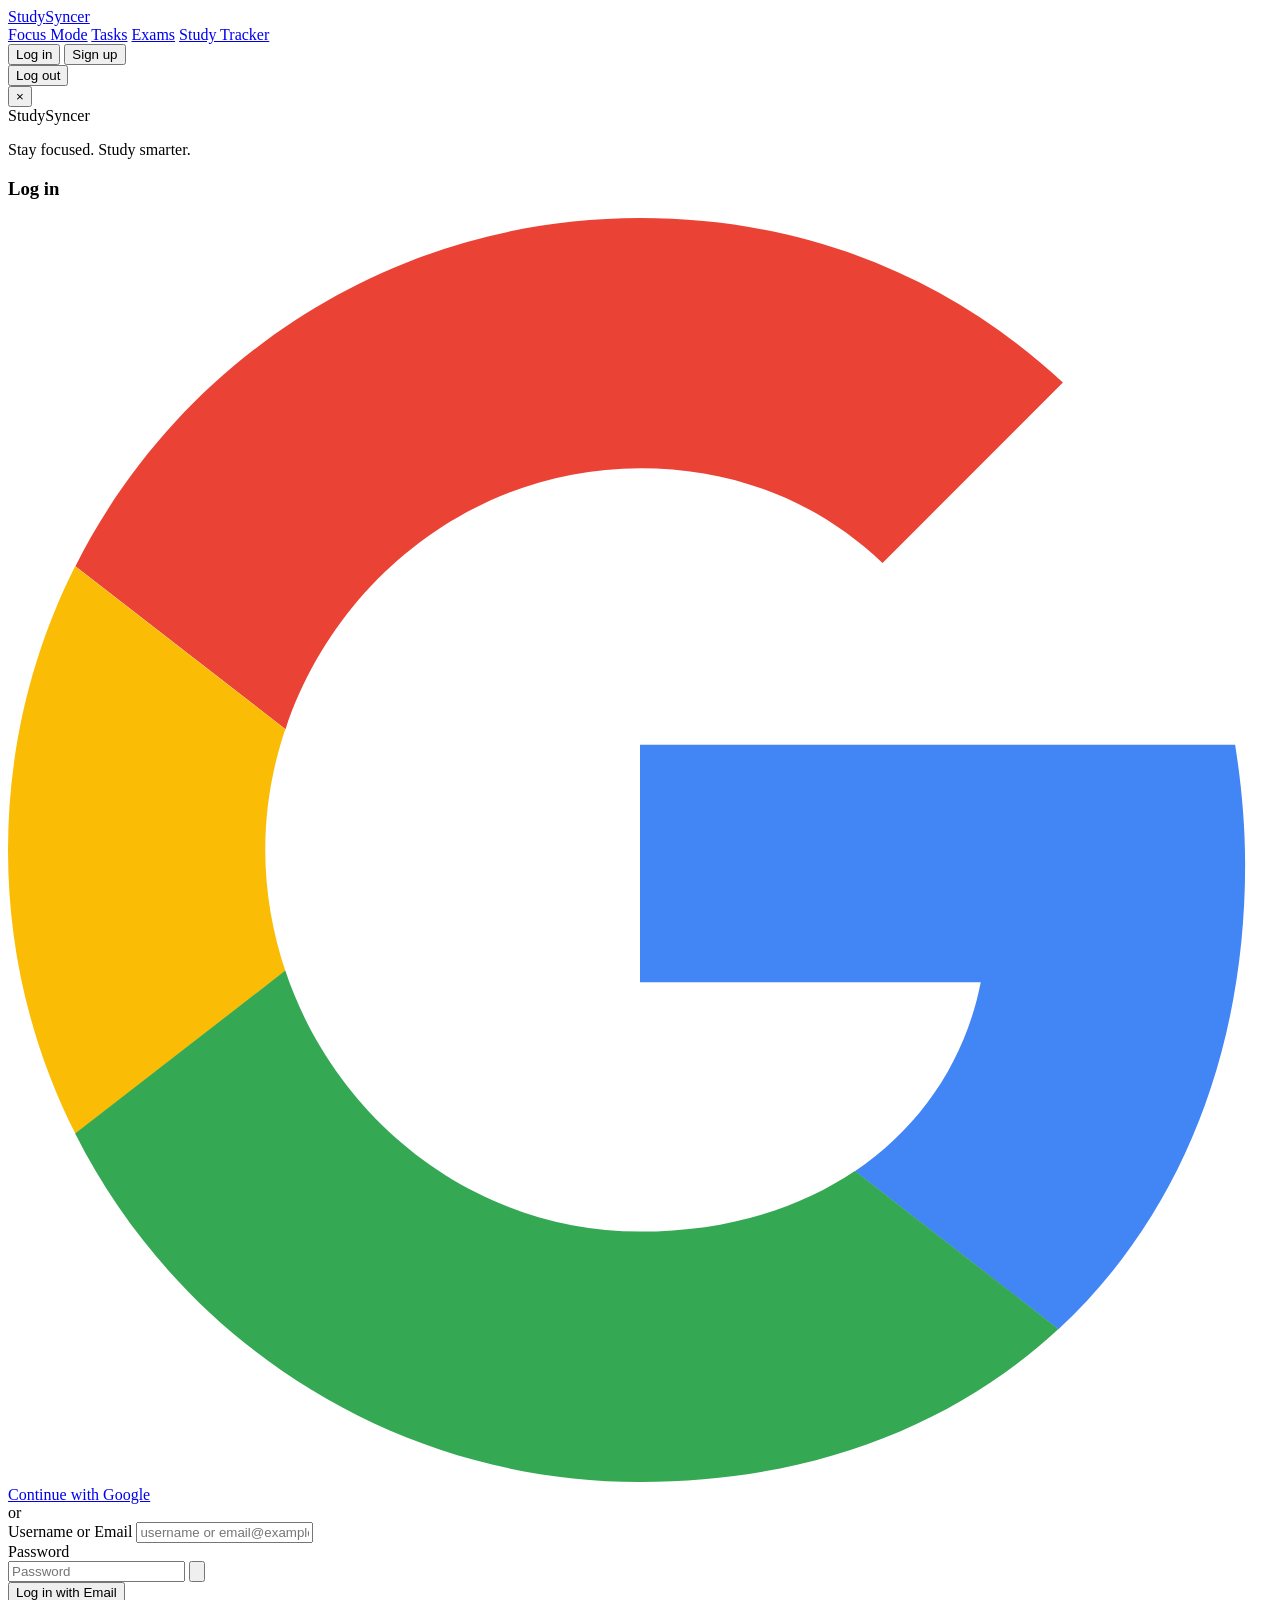
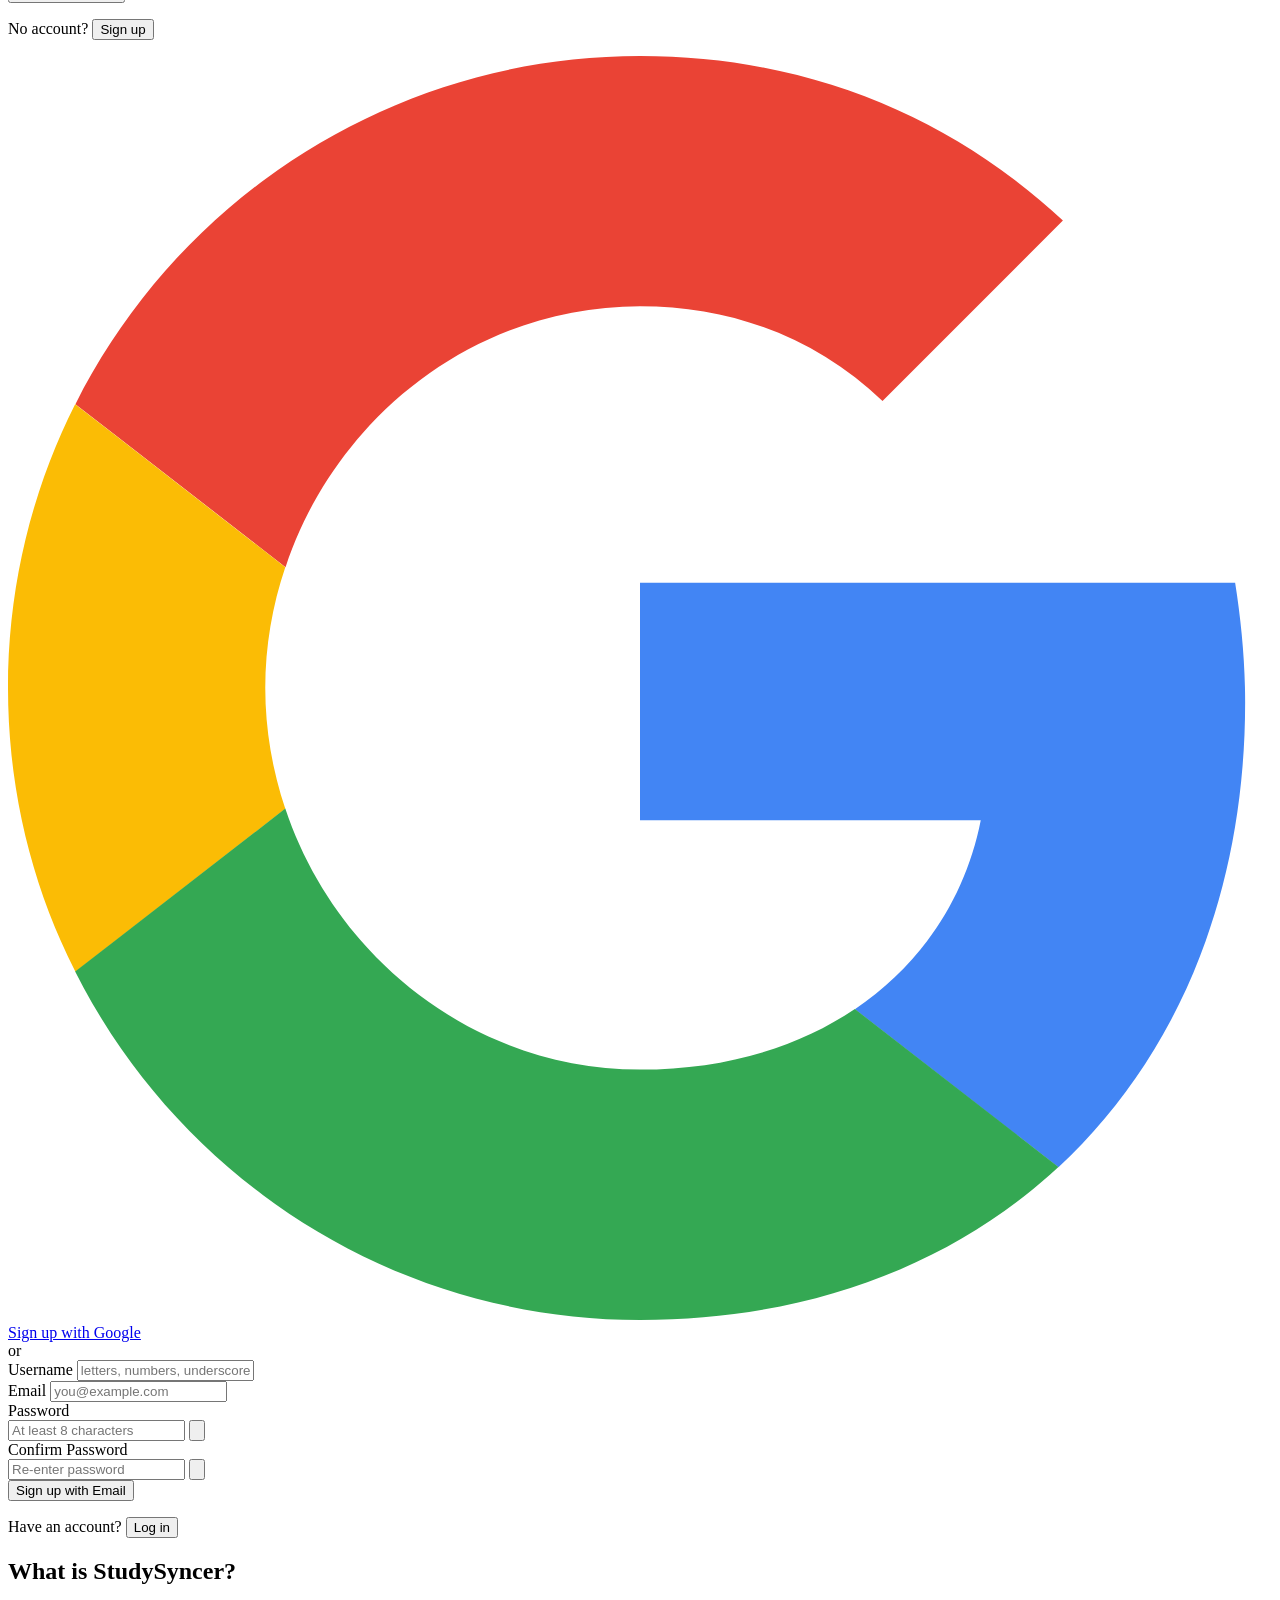
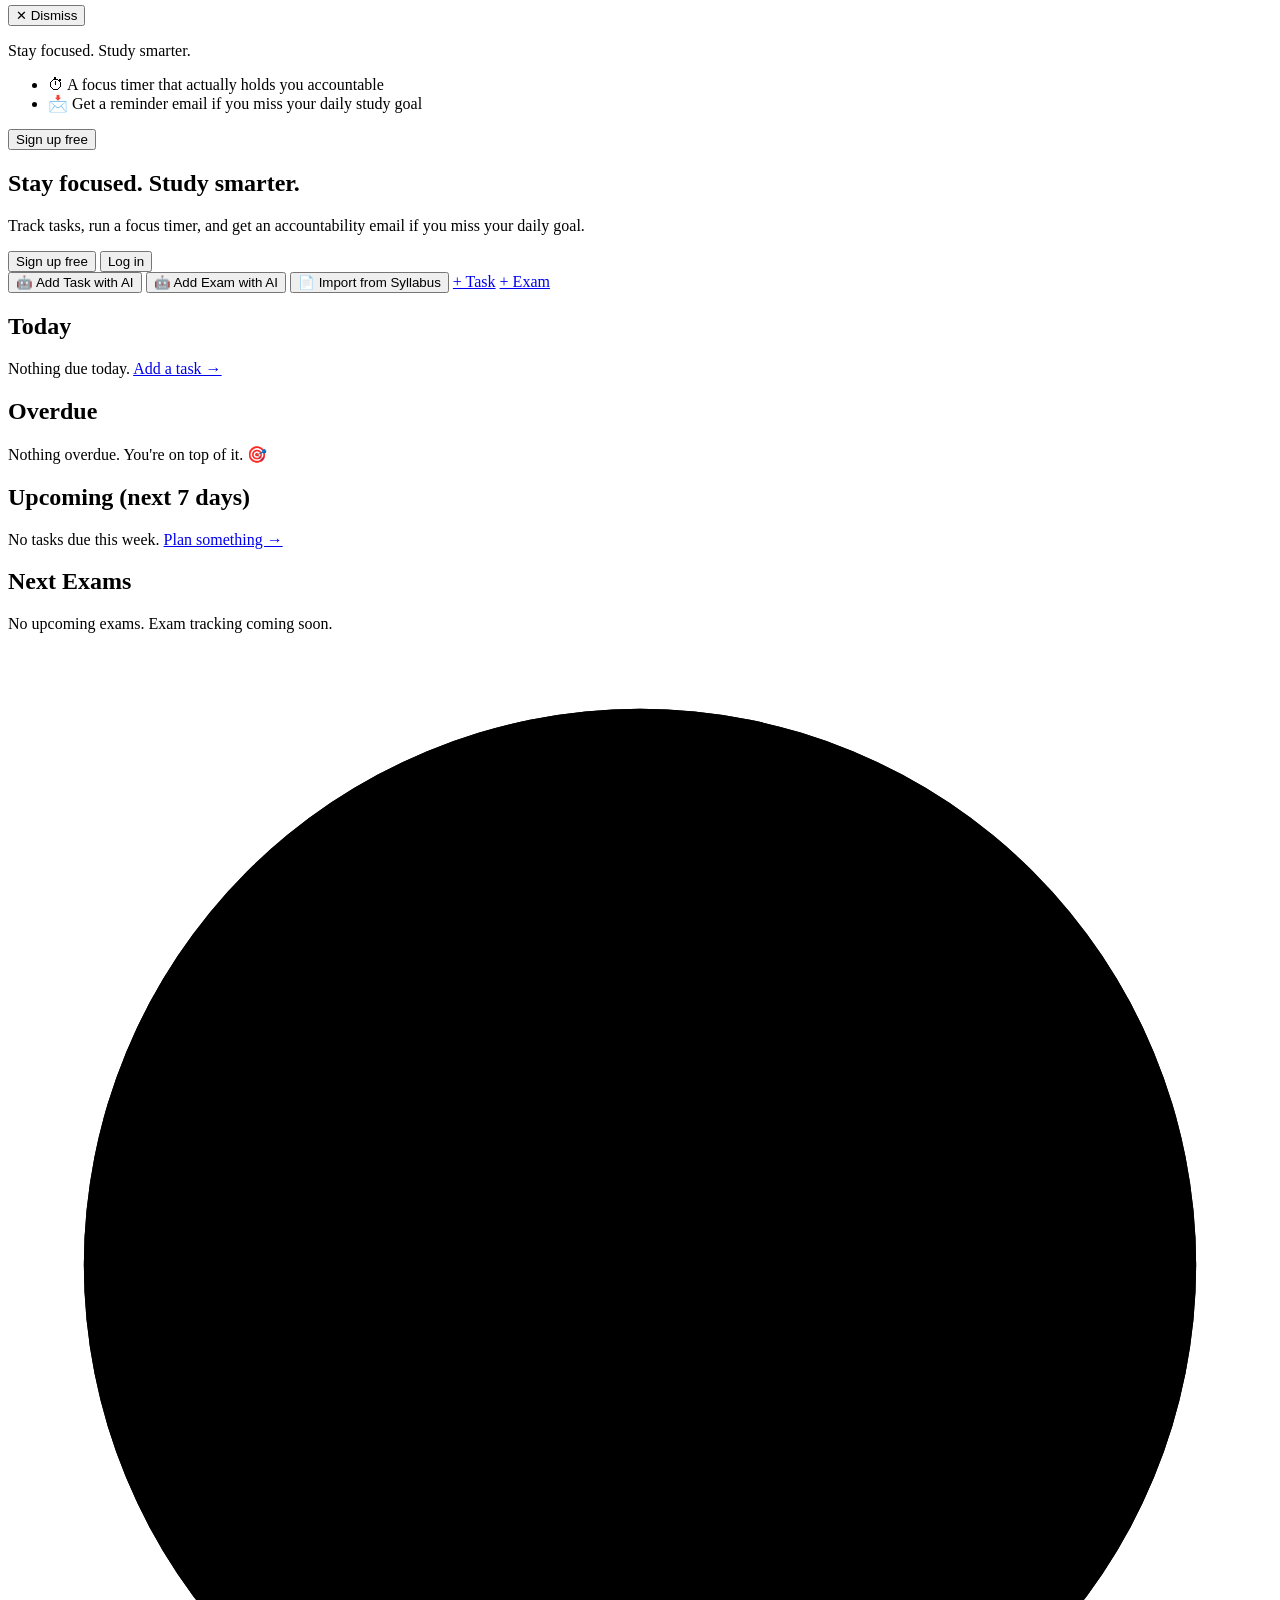
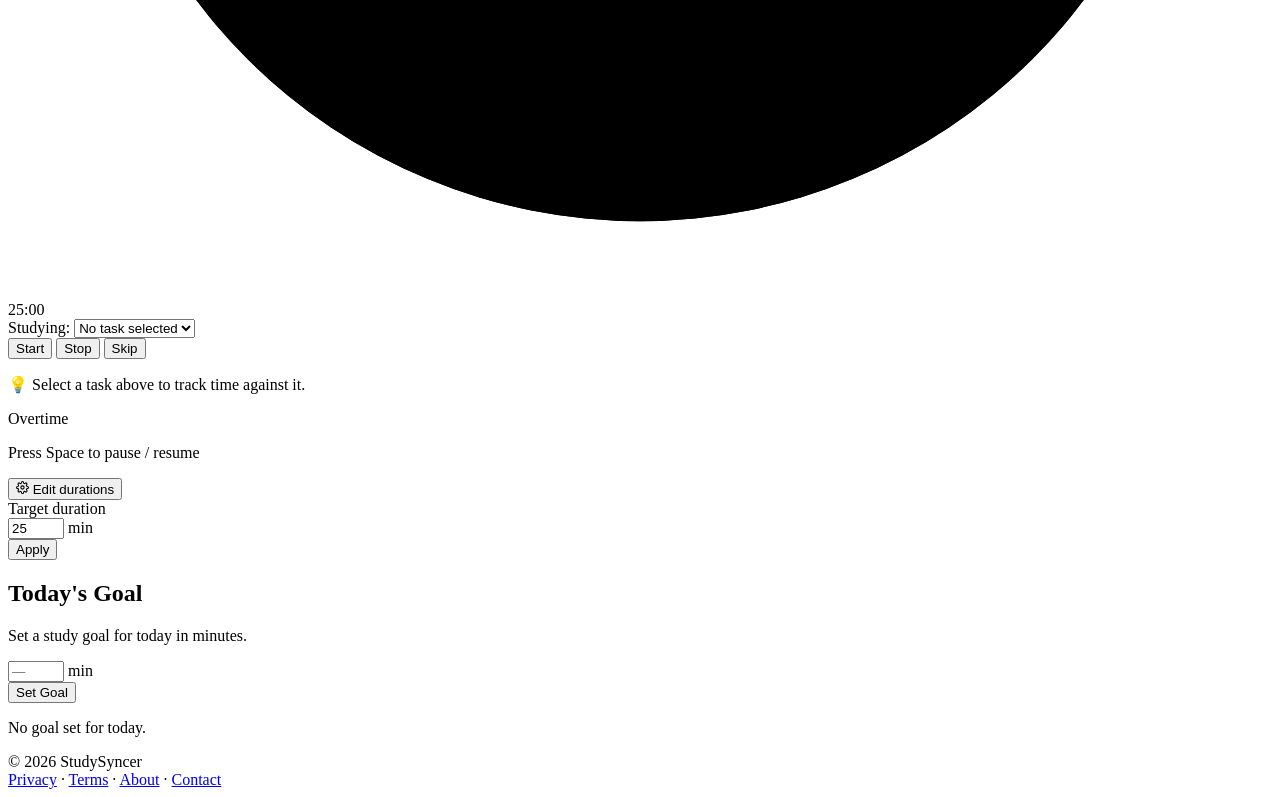
<file: StudySyncer/src/main/resources/templates/index.html>
<!DOCTYPE html>
<html xmlns:th="http://www.thymeleaf.org" lang="en">
<head>
    <meta charset="UTF-8" />
    <meta name="viewport" content="width=device-width, initial-scale=1.0" />
    <title>StudySyncer — Focus Timer with Accountability Emails</title>
    <meta name="description" content="StudySyncer is a free focus timer with accountability emails. Set daily study goals, track focus sessions, and stay on target." />
    <link rel="canonical" href="https://www.studysyncer.com/" />

    <!-- Favicons -->
    <link rel="icon" href="/favicon.ico" />
    <link rel="apple-touch-icon" href="/apple-touch-icon.png" />

    <!-- Open Graph -->
    <meta property="og:site_name" content="StudySyncer" />
    <meta property="og:type" content="website" />
    <meta property="og:url" content="https://www.studysyncer.com/" />
    <meta property="og:title" content="StudySyncer — Focus Timer with Accountability Emails" />
    <meta property="og:description" content="Free focus timer with accountability emails. Stay focused. Study smarter." />
    <meta property="og:image" content="https://www.studysyncer.com/og-image.png" />

    <!-- Twitter -->
    <meta name="twitter:card" content="summary_large_image" />
    <meta name="twitter:title" content="StudySyncer — Focus Timer with Accountability Emails" />
    <meta name="twitter:description" content="Free focus timer with accountability emails. Stay focused. Study smarter." />
    <meta name="twitter:image" content="https://www.studysyncer.com/og-image.png" />

    <!-- JSON-LD structured data -->
    <script type="application/ld+json">
    {
      "@context": "https://schema.org",
      "@type": "SoftwareApplication",
      "name": "StudySyncer",
      "description": "Focus timer with accountability emails. Set daily study goals and track focus sessions.",
      "applicationCategory": "EducationalApplication",
      "operatingSystem": "Web",
      "url": "https://www.studysyncer.com/",
      "offers": {
        "@type": "Offer",
        "price": "0",
        "priceCurrency": "USD"
      }
    }
    </script>

    <link rel="preconnect" href="https://fonts.googleapis.com" />
    <link rel="preconnect" href="https://fonts.gstatic.com" crossorigin />
    <link href="https://fonts.googleapis.com/css2?family=Inter:wght@400;500;600;700&family=JetBrains+Mono:wght@400;600&display=swap" rel="stylesheet" />
    <link rel="stylesheet" th:href="@{/css/style.css}" />
    <link rel="stylesheet" th:href="@{/css/ds.css}" />
</head>
<body>

<header>
    <div class="nav-inner">
        <a href="/" class="nav-logo-link"><span class="logo-study">Study</span><span class="logo-sync">Syncer</span></a>

        <nav class="nav-links">
            <a href="/focus"   class="header-nav-link">Focus Mode</a>
            <a href="/tasks"   class="header-nav-link">Tasks</a>
            <a href="/exams"   class="header-nav-link">Exams</a>
            <a href="/tracker" class="header-nav-link">Study Tracker</a>
        </nav>

        <!-- Auth bar — guest sees login/signup, logged-in sees name + logout.
             auth-guest is the default visible state; initAuth() swaps to auth-user
             if the session check succeeds, avoiding a flash of empty nav. -->
        <div id="auth-bar" class="auth-bar">
            <div id="auth-guest" class="auth-guest">
                <button class="auth-link-btn" onclick="openModal('login')">Log in</button>
                <button class="auth-link-btn accent shine-btn" onclick="openModal('register')">Sign up</button>
            </div>
            <div id="auth-user" class="auth-user hidden">
                <span id="auth-username" class="auth-username"></span>
                <button class="auth-link-btn" onclick="logout()">Log out</button>
            </div>
        </div>
    </div>
</header>

<!-- Post-auth notification banner (email verified, OAuth errors, etc.) -->
<div id="auth-banner" class="auth-banner hidden">
    <span id="auth-banner-msg"></span>
    <button class="auth-banner-close" onclick="dismissBanner()" aria-label="Dismiss">&times;</button>
</div>

<!-- ══════════════════════════════════════════════════════════
     Auth modal — Login + Register panels in one overlay
     ══════════════════════════════════════════════════════════ -->
<div id="auth-modal" class="auth-modal hidden">
    <div class="auth-modal-box" id="auth-modal-box">
        <div class="auth-modal-logo"><span class="logo-study">Study</span><span class="logo-sync">Syncer</span></div>
        <p class="auth-tagline">Stay focused. Study smarter.</p>
        <h3 id="auth-modal-title">Log in</h3>

        <!-- ── LOGIN PANEL ── -->
        <div id="login-panel">

            <!-- Google OAuth2 -->
            <a href="/oauth2/authorization/google" class="google-btn">
                <svg class="google-icon" viewBox="0 0 48 48">
                    <path fill="#EA4335" d="M24 9.5c3.54 0 6.71 1.22 9.21 3.6l6.85-6.85C35.9 2.38 30.47 0 24 0 14.62 0 6.51 5.38 2.56 13.22l7.98 6.19C12.43 13.72 17.74 9.5 24 9.5z"/>
                    <path fill="#4285F4" d="M46.98 24.55c0-1.57-.15-3.09-.38-4.55H24v9.02h12.94c-.58 2.96-2.26 5.48-4.78 7.18l7.73 6c4.51-4.18 7.09-10.36 7.09-17.65z"/>
                    <path fill="#FBBC05" d="M10.53 28.59c-.48-1.45-.76-2.99-.76-4.59s.27-3.14.76-4.59l-7.98-6.19C.92 16.46 0 20.12 0 24c0 3.88.92 7.54 2.56 10.78l7.97-6.19z"/>
                    <path fill="#34A853" d="M24 48c6.48 0 11.93-2.13 15.89-5.81l-7.73-6c-2.15 1.45-4.92 2.3-8.16 2.3-6.26 0-11.57-4.22-13.47-9.91l-7.98 6.19C6.51 42.62 14.62 48 24 48z"/>
                </svg>
                Continue with Google
            </a>

            <div class="auth-divider">or</div>

            <div class="auth-field">
                <label class="auth-label" for="login-identifier">Username or Email</label>
                <input type="text" id="login-identifier" class="field-input"
                       placeholder="username or email@example.com"
                       autocomplete="username" />
                <span class="auth-field-error hidden" id="login-identifier-error"></span>
            </div>

            <div class="auth-field">
                <label class="auth-label" for="login-password">Password</label>
                <div class="password-wrap">
                    <input type="password" id="login-password" class="field-input"
                           placeholder="Password" autocomplete="current-password" />
                    <button type="button" class="toggle-pw"
                            onclick="togglePassword('login-password', this)"
                            aria-label="Show password">
                        <svg viewBox="0 0 24 24" fill="none" stroke="currentColor" stroke-width="2" stroke-linecap="round" stroke-linejoin="round"><path d="M1 12s4-8 11-8 11 8 11 8-4 8-11 8-11-8-11-8z"/><circle cx="12" cy="12" r="3"/></svg>
                    </button>
                </div>
                <span class="auth-field-error hidden" id="login-password-error"></span>
            </div>

            <div id="login-error" class="auth-error hidden"></div>

            <button id="login-submit-btn" class="save-btn auth-submit-btn" onclick="doLogin()">Log in with Email</button>

            <p class="auth-switch">
                No account? <button class="auth-link-btn" onclick="switchModal()">Sign up</button>
            </p>
        </div><!-- /login-panel -->

        <!-- ── REGISTER PANEL ── -->
        <div id="register-panel" class="hidden">

            <!-- Google OAuth2 -->
            <a href="/oauth2/authorization/google" class="google-btn">
                <svg class="google-icon" viewBox="0 0 48 48">
                    <path fill="#EA4335" d="M24 9.5c3.54 0 6.71 1.22 9.21 3.6l6.85-6.85C35.9 2.38 30.47 0 24 0 14.62 0 6.51 5.38 2.56 13.22l7.98 6.19C12.43 13.72 17.74 9.5 24 9.5z"/>
                    <path fill="#4285F4" d="M46.98 24.55c0-1.57-.15-3.09-.38-4.55H24v9.02h12.94c-.58 2.96-2.26 5.48-4.78 7.18l7.73 6c4.51-4.18 7.09-10.36 7.09-17.65z"/>
                    <path fill="#FBBC05" d="M10.53 28.59c-.48-1.45-.76-2.99-.76-4.59s.27-3.14.76-4.59l-7.98-6.19C.92 16.46 0 20.12 0 24c0 3.88.92 7.54 2.56 10.78l7.97-6.19z"/>
                    <path fill="#34A853" d="M24 48c6.48 0 11.93-2.13 15.89-5.81l-7.73-6c-2.15 1.45-4.92 2.3-8.16 2.3-6.26 0-11.57-4.22-13.47-9.91l-7.98 6.19C6.51 42.62 14.62 48 24 48z"/>
                </svg>
                Sign up with Google
            </a>

            <div class="auth-divider">or</div>

            <div class="auth-field">
                <label class="auth-label" for="reg-username">Username</label>
                <input type="text" id="reg-username" class="field-input"
                       placeholder="letters, numbers, underscores"
                       autocomplete="username" maxlength="50"
                       oninput="validateRegUsername()" />
                <span class="auth-field-error hidden" id="reg-username-error"></span>
            </div>

            <div class="auth-field">
                <label class="auth-label" for="reg-email">Email</label>
                <input type="email" id="reg-email" class="field-input"
                       placeholder="you@example.com"
                       autocomplete="email"
                       oninput="validateRegEmail()" />
                <span class="auth-field-error hidden" id="reg-email-error"></span>
            </div>

            <div class="auth-field">
                <label class="auth-label" for="reg-password">Password</label>
                <div class="password-wrap">
                    <input type="password" id="reg-password" class="field-input"
                           placeholder="At least 8 characters"
                           autocomplete="new-password"
                           oninput="validateRegPassword()" />
                    <button type="button" class="toggle-pw"
                            onclick="togglePassword('reg-password', this)"
                            aria-label="Show password">
                        <svg viewBox="0 0 24 24" fill="none" stroke="currentColor" stroke-width="2" stroke-linecap="round" stroke-linejoin="round"><path d="M1 12s4-8 11-8 11 8 11 8-4 8-11 8-11-8-11-8z"/><circle cx="12" cy="12" r="3"/></svg>
                    </button>
                </div>
                <div class="password-strength hidden" id="pw-strength">
                    <div class="pw-strength-bar" id="pw-strength-bar"></div>
                    <span class="pw-strength-label" id="pw-strength-label"></span>
                </div>
                <span class="auth-field-error hidden" id="reg-password-error"></span>
            </div>

            <div class="auth-field">
                <label class="auth-label" for="reg-confirm">Confirm Password</label>
                <div class="password-wrap">
                    <input type="password" id="reg-confirm" class="field-input"
                           placeholder="Re-enter password"
                           autocomplete="new-password"
                           oninput="validateRegConfirm()" />
                    <button type="button" class="toggle-pw"
                            onclick="togglePassword('reg-confirm', this)"
                            aria-label="Show password">
                        <svg viewBox="0 0 24 24" fill="none" stroke="currentColor" stroke-width="2" stroke-linecap="round" stroke-linejoin="round"><path d="M1 12s4-8 11-8 11 8 11 8-4 8-11 8-11-8-11-8z"/><circle cx="12" cy="12" r="3"/></svg>
                    </button>
                </div>
                <span class="auth-field-error hidden" id="reg-confirm-error"></span>
            </div>

            <div id="register-error" class="auth-error hidden"></div>

            <button id="register-submit-btn" class="save-btn auth-submit-btn" onclick="doRegister()">Sign up with Email</button>

            <p class="auth-switch">
                Have an account? <button class="auth-link-btn" onclick="switchModal()">Log in</button>
            </p>
        </div><!-- /register-panel -->

    </div><!-- /auth-modal-box -->
</div><!-- /auth-modal -->

<main>

<!-- Guest-only intro strip — explains what StudySyncer is.
     Hidden when logged in (auth.js) or permanently dismissed (localStorage). -->
<aside id="intro-strip" class="intro-strip hidden" aria-labelledby="intro-strip-title">
    <div class="intro-strip-header">
        <h1 id="intro-strip-title" class="intro-strip-title">What is StudySyncer?</h1>
        <button type="button" class="intro-strip-dismiss"
                onclick="dismissIntroStrip()"
                aria-label="Dismiss intro">&#10005;&nbsp;Dismiss</button>
    </div>
    <p class="intro-strip-tag">Stay focused. Study smarter.</p>
    <ul class="intro-strip-list">
        <li>⏱ A focus timer that actually holds you accountable</li>
        <li>📩 Get a reminder email if you miss your daily study goal</li>
    </ul>
    <div class="intro-strip-cta-row">
        <button type="button" class="auth-link-btn accent intro-strip-cta shine-btn"
                onclick="openModal('register')">Sign up free</button>
    </div>
</aside>

<!-- ══════════════════════════════════════════════════════════════
     Phase 4 homepage layout.
       - Logged-in: 2-column dashboard (sections + sidebar).
       - Guest:     intro-strip above, single-column with timer +
                    Today's Goal (localStorage) in the sidebar slot.
     JS (dashboard.js) toggles the .is-logged-in / .is-guest classes
     on <main> once window.authReady resolves so there is no flash
     of either state.
     ══════════════════════════════════════════════════════════════ -->

<div class="home-dashboard-layout">

    <!-- ── Dashboard column (logged-in users) ── -->
    <section class="dashboard-col">

        <!-- Guest fallback — swapped in by dashboard.js when window.currentUser is null. -->
        <div id="dashboard-guest" class="dashboard-guest hidden">
            <h1 class="dashboard-guest-title">Stay focused. Study smarter.</h1>
            <p class="dashboard-guest-sub">
                Track tasks, run a focus timer, and get an accountability email if you miss your daily goal.
            </p>
            <div class="dashboard-guest-cta-row">
                <button class="auth-link-btn accent shine-btn" onclick="openModal('register')">Sign up free</button>
                <button class="auth-link-btn" onclick="openModal('login')">Log in</button>
            </div>
        </div>

        <!-- Authenticated dashboard sections. Hidden until auth resolves. -->
        <div id="dashboard-sections" class="dashboard-sections hidden">

            <!-- Dashboard toolbar — quick-add actions for task + exam AI
                 flows. Mirrors the /tasks and /exams page headers so users
                 discover either "Add with AI" from this entry point.
                 Spec 6.8 recommendation: separate buttons per intent
                 (task vs exam) instead of a single button with a type
                 picker — less friction. -->
            <div class="dashboard-toolbar">
                <button class="dl-add-trigger-btn ai-trigger-btn"
                        onclick="openAiModal()"
                        aria-label="Add a task using AI">
                    <span aria-hidden="true">🤖</span> Add Task with AI
                </button>
                <button class="dl-add-trigger-btn ai-trigger-btn"
                        onclick="openAiExamModal()"
                        aria-label="Add an exam using AI">
                    <span aria-hidden="true">🤖</span> Add Exam with AI
                </button>
                <button class="dl-add-trigger-btn syllabus-trigger-btn"
                        onclick="openSyllabusModal()"
                        aria-label="Import tasks and exams from a syllabus PDF">
                    <span aria-hidden="true">📄</span> Import from Syllabus
                </button>
                <a href="/tasks" class="dashboard-toolbar-link"
                   aria-label="Go to the full Tasks page">+ Task</a>
                <a href="/exams" class="dashboard-toolbar-link"
                   aria-label="Go to the full Exams page">+ Exam</a>
            </div>

            <!-- ── Today ── -->
            <section class="dash-section" id="dash-today" aria-label="Tasks due today">
                <div class="dash-section-header">
                    <h2 class="dash-section-title">Today</h2>
                    <span class="dash-section-count hidden" id="dash-today-count"></span>
                </div>
                <div class="dash-task-list" id="dash-today-list"></div>
                <div class="dash-empty hidden" id="dash-today-empty">
                    Nothing due today. <a href="/tasks">Add a task →</a>
                </div>
            </section>

            <!-- ── Overdue ── -->
            <section class="dash-section dash-section-overdue" id="dash-overdue" aria-label="Overdue tasks">
                <div class="dash-section-header">
                    <h2 class="dash-section-title dash-section-title-danger">Overdue</h2>
                    <span class="dash-section-count danger-count hidden" id="dash-overdue-count"></span>
                </div>
                <div class="dash-task-list" id="dash-overdue-list"></div>
                <div class="dash-empty hidden" id="dash-overdue-empty">
                    Nothing overdue. You're on top of it. 🎯
                </div>
            </section>

            <!-- ── Upcoming ── -->
            <section class="dash-section" id="dash-upcoming" aria-label="Tasks due in the next 7 days">
                <div class="dash-section-header">
                    <h2 class="dash-section-title">Upcoming (next 7 days)</h2>
                    <span class="dash-section-count hidden" id="dash-upcoming-count"></span>
                </div>
                <div class="dash-task-list" id="dash-upcoming-list"></div>
                <div class="dash-empty hidden" id="dash-upcoming-empty">
                    No tasks due this week. <a href="/tasks">Plan something →</a>
                </div>
            </section>

            <!-- ── Next Exams (stub until Phase 6) ── -->
            <section class="dash-section" id="dash-exams" aria-label="Upcoming exams">
                <div class="dash-section-header">
                    <h2 class="dash-section-title">Next Exams</h2>
                    <span class="dash-section-count hidden" id="dash-exams-count"></span>
                </div>
                <div class="dash-task-list" id="dash-exams-list"></div>
                <div class="dash-empty" id="dash-exams-empty">
                    No upcoming exams.
                    <span class="dash-empty-note">Exam tracking coming soon.</span>
                </div>
            </section>

        </div><!-- /dashboard-sections -->
    </section><!-- /dashboard-col -->

    <!-- ── Sidebar (timer + goal) ── -->
    <aside class="sidebar-col">

    <!-- ── Timer hero (compact on homepage) ── -->
    <section class="timer-card timer-card-compact" id="home-timer-card">

        <!-- Off-screen live region — announces phase transitions + start/stop
             events. Every-second countdown ticks are NOT announced. -->
        <div class="sr-only" aria-live="polite" aria-atomic="true" id="timer-announcer"></div>

        <!-- Circular progress ring — timer display sits exactly in center -->
        <div class="timer-ring-wrap" id="timer-ring-wrap">
            <svg class="timer-ring" viewBox="0 0 200 200" aria-hidden="true">
                <circle class="timer-ring-track"    cx="100" cy="100" r="88"/>
                <circle class="timer-ring-progress" cx="100" cy="100" r="88"
                        id="timer-ring-progress"
                        style="stroke-dasharray:553;stroke-dashoffset:0"/>
            </svg>
            <div class="timer-display" id="timer-display">25:00</div>
        </div>

        <!-- "Studying:" task picker (Phase 3.4) — populated by timer.js.
             Hidden entirely for guests. Disabled while a session is running
             so the tracked task can't silently switch mid-session. -->
        <div class="timer-task-picker hidden" id="timer-task-picker">
            <label for="timer-task-select" class="timer-task-label">Studying:</label>
            <select id="timer-task-select" class="timer-task-select">
                <option value="">No task selected</option>
                <!-- <option value="{id}">{title}{course ? ' · ' + course : ''}</option> -->
            </select>
        </div>

        <!-- Controls: Start/Pause toggle · Stop · Skip -->
        <div class="timer-controls">
            <button class="ctrl-btn start shine-btn" id="btn-start-pause" onclick="toggleTimer()">Start</button>
            <button class="ctrl-btn stop hidden"     id="btn-stop" onclick="stopTimer()">Stop</button>
            <button class="ctrl-btn skip"            onclick="skipTimer()">Skip</button>
        </div>

        <!-- Phase 3.7 hint — only when: logged in AND no task selected
             AND timer idle. Toggled by timer.js _refreshNoTaskHint(). -->
        <p class="timer-no-task-hint hidden" id="timer-no-task-hint">
            💡 Select a task above to track time against it.
        </p>

        <!-- Overtime indicator — shown only when elapsed > target -->
        <p class="timer-overtime-label hidden" id="timer-overtime-label">Overtime</p>

        <p class="space-hint">Press Space to pause / resume</p>

        <!-- Duration settings (collapsed by default) -->
        <div class="timer-settings">
            <button class="timer-settings-btn" id="timer-settings-toggle" onclick="toggleTimerSettings()">
                <svg viewBox="0 0 24 24" width="13" height="13" fill="none" stroke="currentColor" stroke-width="2"
                     stroke-linecap="round" stroke-linejoin="round" aria-hidden="true">
                    <circle cx="12" cy="12" r="3"/>
                    <path d="M19.4 15a1.65 1.65 0 0 0 .33 1.82l.06.06a2 2 0 0 1-2.83 2.83l-.06-.06a1.65 1.65 0 0 0-1.82-.33 1.65 1.65 0 0 0-1 1.51V21a2 2 0 0 1-4 0v-.09A1.65 1.65 0 0 0 9 19.4a1.65 1.65 0 0 0-1.82.33l-.06.06a2 2 0 0 1-2.83-2.83l.06-.06A1.65 1.65 0 0 0 4.68 15a1.65 1.65 0 0 0-1.51-1H3a2 2 0 0 1 0-4h.09A1.65 1.65 0 0 0 4.6 9a1.65 1.65 0 0 0-.33-1.82l-.06-.06a2 2 0 0 1 2.83-2.83l.06.06A1.65 1.65 0 0 0 9 4.68a1.65 1.65 0 0 0 1-1.51V3a2 2 0 0 1 4 0v.09a1.65 1.65 0 0 0 1 1.51 1.65 1.65 0 0 0 1.82-.33l.06-.06a2 2 0 0 1 2.83 2.83l-.06.06A1.65 1.65 0 0 0 19.4 9a1.65 1.65 0 0 0 1.51 1H21a2 2 0 0 1 0 4h-.09a1.65 1.65 0 0 0-1.51 1z"/>
                </svg>
                Edit durations
            </button>

            <div class="timer-settings-panel hidden" id="timer-settings-panel">
                <div class="dur-row">
                    <div class="dur-field">
                        <label class="dur-label" for="dur-target">Target duration</label>
                        <div class="dur-input-wrap">
                            <input type="number" id="dur-target" class="dur-input" value="25" min="1" max="999" />
                            <span class="dur-unit">min</span>
                        </div>
                    </div>
                </div>
                <button class="apply-btn dur-apply-btn" onclick="applyTimerSettings()">Apply</button>
            </div>
        </div>

        <!-- Hidden duration input — keeps applyTimerDuration() in sync -->
        <input type="number" id="duration" value="25" style="display:none" aria-hidden="true" />
    </section><!-- /timer-card -->

    <!-- ── Today's Goal ── -->
    <section class="goal-card-main" id="goal-card-main">
        <div class="goal-card-hd">
            <h2 class="goal-card-title">Today's Goal</h2>
            <p class="goal-card-hint">Set a study goal for today in minutes.</p>
        </div>
        <div class="goal-set-row">
            <div class="today-goal-input-group">
                <input type="number" id="main-goal-input" class="today-goal-input"
                       placeholder="—" min="1" max="720"
                       onkeydown="if(event.key==='Enter')setMainGoal()" />
                <span class="today-goal-unit">min</span>
            </div>
            <button class="today-goal-btn" onclick="setMainGoal()">Set Goal</button>
        </div>
        <p class="goal-current-label" id="goal-current-label">No goal set for today.</p>
        <!-- Progress row — shown only when there is something to display -->
        <div class="today-goal-progress hidden" id="goal-progress-row">
            <div class="today-goal-bar-track">
                <div class="today-goal-bar-fill" id="goal-bar-fill"
                     style="width:0%;background:var(--accent)"></div>
            </div>
            <span class="today-goal-status-text" id="goal-status-text"></span>
        </div>
        <p class="goal-error-msg field-error hidden" id="goal-error-msg"></p>

        <!-- ── Email Accountability ── -->
        <div class="accountability-section" id="accountability-section" style="display:none">
            <div class="accountability-divider"></div>

            <div class="accountability-toggle-row">
                <label class="accountability-toggle-label">
                    <input type="checkbox" id="email-enabled-toggle" class="accountability-checkbox"
                           onchange="onEmailToggle()" />
                    <span class="accountability-toggle-text">Enable accountability email</span>
                </label>
                <p class="accountability-hint">StudySyncer emails you immediately when you hit your goal. If you miss it by 11:59&nbsp;PM in your local time, you'll get a reminder.</p>
            </div>

            <div class="accountability-fields" id="accountability-fields" style="display:none">
                <div class="accountability-field-row">
                    <div class="accountability-email-group">
                        <label class="accountability-label" for="accountability-email-input">
                            Accountability email
                        </label>
                        <div class="acct-email-input-row">
                            <input type="email" id="accountability-email-input"
                                   class="field-input acct-email-input"
                                   placeholder="Enter email address"
                                   autocomplete="email" maxlength="255"
                                   onkeydown="if(event.key==='Enter')setAccountabilityEmail()" />
                            <button class="set-email-btn" onclick="setAccountabilityEmail()">Set Email</button>
                        </div>
                        <p id="set-email-status" class="set-email-status accountability-hint"></p>
                        <p class="accountability-hint acct-remove-hint">Leave blank and click Set Email to remove the saved address.</p>
                    </div>
                </div>

                <!-- State banner — updated by renderAccountability() to reflect current conditions -->
                <div id="acct-state-banner" class="acct-state-banner" style="display:none"></div>
            </div>

            <!-- Status badge — shown after an email has actually been sent today -->
            <div class="accountability-status-row" id="accountability-status-row" style="display:none">
                <span class="accountability-status-badge" id="accountability-status-badge"></span>
            </div>

            <!-- ═══════════════════════════════════════════════════════════
                 Phase 8 — additional email notification toggles.
                 Shown only for logged-in users; initNotif() hydrates the
                 controls from GET /api/notifications/preferences.
                 ═══════════════════════════════════════════════════════════ -->
            <div class="notifications-section" id="notifications-section">
                <h3 class="notifications-title">Email Notifications</h3>

                <div class="notif-row">
                    <label class="notif-toggle">
                        <input type="checkbox" id="notif-digest-enabled" onchange="saveNotif()" />
                        <span>Daily morning digest</span>
                    </label>
                    <p class="notif-hint">Your tasks + exams at a glance, sent every morning.</p>
                    <div class="notif-time-row" id="notif-digest-time-row">
                        <label for="notif-digest-time">At</label>
                        <input type="time" id="notif-digest-time" value="08:00" onchange="saveNotif()" />
                        <span class="notif-tz-hint">(your local time)</span>
                    </div>
                </div>

                <div class="notif-row">
                    <label class="notif-toggle">
                        <input type="checkbox" id="notif-overdue-enabled" onchange="saveNotif()" />
                        <span>Overdue task reminders</span>
                    </label>
                    <p class="notif-hint">Evening nudge if a task just went overdue.</p>
                    <div class="notif-time-row" id="notif-overdue-time-row">
                        <label for="notif-overdue-time">At</label>
                        <input type="time" id="notif-overdue-time" value="20:00" onchange="saveNotif()" />
                        <span class="notif-tz-hint">(your local time)</span>
                    </div>
                </div>

                <div class="notif-row">
                    <label class="notif-toggle">
                        <input type="checkbox" id="notif-exam-enabled" onchange="saveNotif()" />
                        <span>Exam reminders</span>
                    </label>
                    <p class="notif-hint">Automatic nudges 7 days, 3 days, and 1 day before each exam.</p>
                </div>

                <p id="notif-save-status" class="notif-save-status"></p>
            </div>
        </div><!-- /accountability-section -->

        <p class="goal-save-status" id="goal-save-status" style="display:none"></p>
    </section><!-- /goal-card-main -->

    </aside><!-- /sidebar-col -->

</div><!-- /home-dashboard-layout -->

</main>

<footer class="site-footer">
    <span>© 2026 StudySyncer</span>
    <div class="site-footer-links">
        <a href="/privacy">Privacy</a>
        <span class="site-footer-sep">·</span>
        <a href="/terms">Terms</a>
        <span class="site-footer-sep">·</span>
        <a href="/about">About</a>
        <span class="site-footer-sep">·</span>
        <a href="mailto:[CONTACT_EMAIL_TO_FILL]">Contact</a>
    </div>
</footer>

<!-- Shared modals — task AI (Phase 5) + exam AI (Phase 6) + syllabus (Phase 7) -->
<div th:replace="~{fragments/ai-modal :: aiModal}"></div>
<div th:replace="~{fragments/ai-exam-modal :: aiExamModal}"></div>
<div th:replace="~{fragments/syllabus-modal :: syllabusModal}"></div>

<script th:src="@{/js/util.js}"></script>
<script th:src="@{/js/timer-core.js}"></script>
<script th:src="@{/js/timer.js}"></script>
<script th:src="@{/js/auth.js}"></script>
<script th:src="@{/js/dashboard.js}"></script>
<script th:src="@{/js/ai-task.js}"></script>
<script th:src="@{/js/ai-exam.js}"></script>
<script th:src="@{/js/syllabus-import.js}"></script>
<script>
/* ── Today's Goal + Email Accountability ── */
(function () {
    function el(id) { return document.getElementById(id); }

    // Cached API response — used by renderAccountability()
    let lastGoalData = null;

    // ════════════════════════════════════════════════════
    // Timezone detection (browser IANA string)
    // ════════════════════════════════════════════════════

    // Detected once at page load. Used for:
    //   - Appending ?tz=... to GET /api/daily-goal/today
    //   - Including in POST /api/daily-goal body
    //   - Including in POST /api/auth/accountability-email body
    // This is the canonical IANA timezone string, e.g. "America/Toronto".
    // Fallback is "UTC" — using a Canadian timezone when Intl fails would
    // silently misreport every non-Canadian user's day boundary.
    const USER_TIMEZONE = (function () {
        try {
            return Intl.DateTimeFormat().resolvedOptions().timeZone || 'UTC';
        } catch (_) {
            return 'UTC';
        }
    })();

    // ════════════════════════════════════════════════════
    // Render: goal progress
    // ════════════════════════════════════════════════════

    function renderGoal(data) {
        lastGoalData = data;
        const label       = el('goal-current-label');
        const progressRow = el('goal-progress-row');
        const barFill     = el('goal-bar-fill');
        const statusText  = el('goal-status-text');
        const input       = el('main-goal-input');

        if (!data) {
            // Guest — show localStorage fallback
            const saved = localStorage.getItem('studysync_today_goal_mins');
            const mins  = saved ? parseInt(saved, 10) : 0;
            if (mins > 0 && input) input.value = String(mins);
            if (label) label.textContent = mins > 0 ? 'Current goal: ' + mins + ' min' : 'No goal set for today.';
            if (progressRow) progressRow.classList.add('hidden');
            const accSection = el('accountability-section');
            if (accSection) accSection.style.display = 'none';
            return;
        }

        const { goalMinutes, completedMinutes, status } = data;

        if (goalMinutes > 0 && input) input.value = String(goalMinutes);

        if (label) {
            if (goalMinutes > 0) {
                label.textContent = 'Current goal: ' + goalMinutes + ' min';
            } else if (completedMinutes > 0) {
                label.textContent = completedMinutes + ' min completed today (no goal set)';
            } else {
                label.textContent = 'No goal set for today.';
            }
        }

        const showProgress = goalMinutes > 0 || completedMinutes > 0;
        if (!progressRow) return;
        if (!showProgress) { progressRow.classList.add('hidden'); }
        else {
            progressRow.classList.remove('hidden');
            if (barFill) {
                let pct = goalMinutes > 0 ? Math.min(100, Math.round((completedMinutes / goalMinutes) * 100)) : 0;
                barFill.style.width      = pct + '%';
                barFill.style.background = status === 'achieved' ? 'var(--success)' : 'var(--accent)';
                barFill.style.boxShadow  = status === 'achieved' ? '0 0 8px rgba(52,211,153,0.5)' : '';
            }
            if (statusText) {
                statusText.classList.remove('goal-met', 'goal-unmet');
                if (status === 'none')          statusText.textContent = completedMinutes + ' min studied';
                else if (status === 'achieved') { statusText.textContent = completedMinutes + ' / ' + goalMinutes + ' min — Achieved'; statusText.classList.add('goal-met'); }
                else                            { statusText.textContent = completedMinutes + ' / ' + goalMinutes + ' min'; statusText.classList.add('goal-unmet'); }
            }
        }

        // Show the accountability section whenever the user is logged in
        const accSection = el('accountability-section');
        if (accSection) accSection.style.display = '';

        renderAccountability(data);
    }

    // ════════════════════════════════════════════════════
    // Render: email accountability section
    // ════════════════════════════════════════════════════

    function escapeHtml(s) {
        return String(s)
            .replace(/&/g, '&amp;')
            .replace(/</g, '&lt;')
            .replace(/>/g, '&gt;')
            .replace(/"/g, '&quot;');
    }

    function renderAccountability(data) {
        const toggle    = el('email-enabled-toggle');
        const fields    = el('accountability-fields');
        const emailEl   = el('accountability-email-input');
        const statusRow = el('accountability-status-row');
        const badge     = el('accountability-status-badge');
        const banner    = el('acct-state-banner');

        if (!data) return;

        const enabled         = !!data.notificationEnabled;
        const emailValue      = (data.accountabilityEmail || '').trim();
        const goalMinutes     = data.goalMinutes || 0;
        const goalReachedSent = !!data.goalReachedEmailSent;
        const missedAlertSent = !!data.emailAlertSent;
        // Timezone: use what the server echoes back, or our locally detected value
        const timezone        = data.timezone || USER_TIMEZONE;

        if (toggle)  toggle.checked = enabled;
        if (emailEl) emailEl.value  = emailValue;
        if (fields)  fields.style.display = enabled ? '' : 'none';

        // ── State banner ─────────────────────────────────────
        // Shows one of four states when accountability is enabled.
        // Hidden when disabled or after an email is sent (badge takes over).
        if (banner) {
            if (!enabled) {
                banner.style.display = 'none';
                banner.innerHTML = '';
            } else if (goalMinutes === 0) {
                // No goal set — accountability cannot fire
                banner.className = 'acct-state-banner acct-banner-info';
                banner.style.display = '';
                banner.innerHTML =
                    '<svg class="acct-banner-icon" viewBox="0 0 20 20" fill="currentColor" aria-hidden="true">' +
                        '<path fill-rule="evenodd" d="M18 10a8 8 0 11-16 0 8 8 0 0116 0zm-7-4a1 1 0 11-2 0 1 1 0 012 0zM9 9a1 1 0 000 2v3a1 1 0 001 1h1a1 1 0 100-2v-3a1 1 0 00-1-1H9z" clip-rule="evenodd"/>' +
                    '</svg>' +
                    '<span>Set a daily goal above 0\u202Fminutes to enable accountability reminders.</span>';
            } else if (!emailValue) {
                // Goal is set but no accountability email saved
                banner.className = 'acct-state-banner acct-banner-warn';
                banner.style.display = '';
                banner.innerHTML =
                    '<svg class="acct-banner-icon" viewBox="0 0 20 20" fill="currentColor" aria-hidden="true">' +
                        '<path fill-rule="evenodd" d="M8.257 3.099c.765-1.36 2.722-1.36 3.486 0l5.58 9.92c.75 1.334-.213 2.98-1.742 2.98H4.42c-1.53 0-2.493-1.646-1.743-2.98l5.58-9.92zM11 13a1 1 0 11-2 0 1 1 0 012 0zm-1-8a1 1 0 00-1 1v3a1 1 0 002 0V6a1 1 0 00-1-1z" clip-rule="evenodd"/>' +
                    '</svg>' +
                    '<span>Add an accountability email to receive goal reminders.</span>';
            } else if (!goalReachedSent && !missedAlertSent) {
                // All conditions met — show the active confirmation
                banner.className = 'acct-state-banner acct-banner-active';
                banner.style.display = '';
                banner.innerHTML =
                    '<p class="acct-confirm-primary">' +
                        'If today\u2019s goal is not reached by <strong>11:59\u202FPM</strong> in your local time, ' +
                        'a reminder email will be sent to:<br>' +
                        '<strong class="acct-email-display">' + escapeHtml(emailValue) + '</strong>' +
                    '</p>' +
                    '<p class="acct-confirm-secondary">\u2713\u00A0Success email is sent immediately when the daily goal is reached.</p>' +
                    '<p class="acct-confirm-tz">Local timezone:\u00A0' + escapeHtml(timezone) + '</p>' +
                    '<p class="acct-confirm-status">Accountability status: <strong>Active</strong></p>';
            } else {
                // An email was sent today — banner hidden, badge takes over below
                banner.style.display = 'none';
                banner.innerHTML = '';
            }
        }

        // ── Status badge ──────────────────────────────────────
        // Shown AFTER an email was actually sent for today, replacing the banner.
        if (statusRow && badge) {
            const fullyActive = enabled && !!emailValue && goalMinutes > 0;

            if (!fullyActive) {
                statusRow.style.display = 'none';
                badge.textContent = '';
                badge.className   = 'accountability-status-badge';
            } else if (goalReachedSent) {
                statusRow.style.display = '';
                badge.textContent = '\u2713 Daily goal reached \u2014 success email sent!';
                badge.className   = 'accountability-status-badge badge-sent badge-success';
            } else if (missedAlertSent) {
                statusRow.style.display = '';
                badge.textContent = 'Goal missed \u2014 reminder email sent for today.';
                badge.className   = 'accountability-status-badge badge-sent badge-failure';
            } else {
                // Nothing sent yet — badge is not needed (banner shows the promise)
                statusRow.style.display = 'none';
                badge.textContent = '';
                badge.className   = 'accountability-status-badge';
            }
        }
    }

    // ════════════════════════════════════════════════════
    // Error display
    // ════════════════════════════════════════════════════

    function renderGoalError(msg) {
        const errEl = el('goal-error-msg');
        if (!errEl) return;
        if (msg) { errEl.textContent = msg; errEl.classList.remove('hidden'); }
        else     { errEl.textContent = ''; errEl.classList.add('hidden'); }
    }

    function showSaveStatus(msg, isError) {
        const s = el('goal-save-status');
        if (!s) return;
        s.textContent = msg;
        s.style.color = isError ? 'var(--accent2)' : 'var(--success)';
        s.style.display = '';
        setTimeout(() => { s.style.display = 'none'; }, 3000);
    }

    // ════════════════════════════════════════════════════
    // API
    // ════════════════════════════════════════════════════

    async function fetchTodayGoal() {
        if (!window.currentUser) { renderGoal(null); return; }
        renderGoalError(null); // clear any previous error before each fetch
        try {
            // Send browser timezone so the backend can:
            //   1. Store it on the user record
            //   2. Run a rollover check using the correct local day boundary
            const tzParam = encodeURIComponent(USER_TIMEZONE);
            const res = await fetch('/api/daily-goal/today?tz=' + tzParam);
            if (res.ok) {
                renderGoal(await res.json());
            } else {
                // Server returned a non-2xx status.
                // Try to read the structured JSON error payload; fall back gracefully if
                // the body is HTML (e.g. a Tomcat 500 page) or is not parseable.
                let msg = "Couldn\u2019t load accountability status. Please refresh or try again.";
                try {
                    const err = await res.json();
                    if (err && typeof err.error === 'string' && err.error.length > 0) {
                        msg = err.error;
                    }
                } catch (_) { /* non-JSON body — use default message */ }
                renderGoalError(msg);
            }
        } catch (_) {
            renderGoalError("Couldn\u2019t load accountability status. Please refresh or try again.");
        }
    }

    // ════════════════════════════════════════════════════
    // Public: Save goal + accountability settings
    // ════════════════════════════════════════════════════

    window.saveGoalAndSettings = async function () {
        const input   = el('main-goal-input');
        const val     = parseInt(input ? input.value : '0', 10);
        const toggle  = el('email-enabled-toggle');
        const emailEl = el('accountability-email-input');

        renderGoalError(null);

        if (!window.currentUser) {
            if (!val || val < 1) { renderGoalError('Please enter a positive number of minutes.'); return; }
            localStorage.setItem('studysync_today_goal_mins', String(val));
            renderGoal(null);
            return;
        }

        if (!val || val < 1)  { renderGoalError('Please enter a positive number of minutes.'); return; }
        if (val > 1440)       { renderGoalError('Goal cannot exceed 1440 minutes (24 hours).'); return; }

        const emailEnabled = toggle  ? toggle.checked       : false;
        const emailAddr    = emailEl ? emailEl.value.trim() : '';

        // Basic client-side check: if an email was entered it must look like one
        if (emailEnabled && emailAddr && !emailAddr.includes('@')) {
            renderGoalError('Please enter a valid email address.');
            return;
        }

        try {
            const res = await fetch('/api/daily-goal', {
                method:  'POST',
                headers: { 'Content-Type': 'application/json' },
                body:    JSON.stringify({
                    goalMinutes:         val,
                    notificationEnabled: emailEnabled,
                    accountabilityEmail: emailAddr,
                    timezone:            USER_TIMEZONE,
                }),
            });
            const data = await res.json().catch(() => ({}));
            if (res.ok) {
                renderGoal(data);
                showSaveStatus('Goal saved.', false);
            } else {
                renderGoalError(data.error || 'Failed to save. Please try again.');
            }
        } catch (_) {
            renderGoalError('Could not reach the server. Please try again.');
        }
    };

    // Keep backward compat in case any other script calls setMainGoal
    window.setMainGoal = window.saveGoalAndSettings;

    // ════════════════════════════════════════════════════
    // Public: Email accountability toggle change handler
    // ════════════════════════════════════════════════════

    window.onEmailToggle = function () {
        const toggle = el('email-enabled-toggle');
        const fields = el('accountability-fields');
        if (fields) fields.style.display = (toggle && toggle.checked) ? '' : 'none';
    };

    // ════════════════════════════════════════════════════
    // Public: Save persistent accountability email
    // ════════════════════════════════════════════════════

    window.setAccountabilityEmail = async function () {
        const emailEl  = el('accountability-email-input');
        const statusEl = el('set-email-status');
        const email    = emailEl ? emailEl.value.trim() : '';

        // Client-side format check (only when non-empty)
        if (email && !email.includes('@')) {
            if (statusEl) {
                statusEl.textContent  = 'Please enter a valid email address.';
                statusEl.style.color  = 'var(--accent2, #e74c3c)';
                statusEl.style.display = '';
            }
            return;
        }

        if (!window.currentUser) {
            if (statusEl) {
                statusEl.textContent  = 'Please log in to save your email.';
                statusEl.style.color  = 'var(--accent2, #e74c3c)';
                statusEl.style.display = '';
            }
            return;
        }

        try {
            const res  = await fetch('/api/auth/accountability-email', {
                method:  'POST',
                headers: { 'Content-Type': 'application/json' },
                body:    JSON.stringify({ email, timezone: USER_TIMEZONE }),
            });
            const data = await res.json().catch(() => ({}));

            if (res.ok) {
                const savedEmail = data.accountabilityEmail || '';
                if (statusEl) {
                    statusEl.textContent  = data.message || (email ? 'Accountability email saved.' : 'Accountability email removed.');
                    statusEl.style.color  = 'var(--success, #2ecc71)';
                    statusEl.style.display = '';
                    setTimeout(() => { statusEl.style.display = 'none'; }, 3500);
                }
                // Update the persistent destination line immediately without waiting for a refresh
                const destEl = el('acct-email-destination');
                if (destEl) {
                    if (savedEmail) {
                        destEl.textContent = 'Goal notifications will be sent to: ' + savedEmail;
                        destEl.style.color = 'var(--success, #2ecc71)';
                    } else {
                        destEl.textContent = 'No accountability email set.';
                        destEl.style.color = '';
                    }
                }
                // Re-fetch goal data so the input is in sync with the server state
                if (window.fetchTodayGoal) window.fetchTodayGoal();
            } else {
                if (statusEl) {
                    statusEl.textContent  = data.error || 'Failed to save. Please try again.';
                    statusEl.style.color  = 'var(--accent2, #e74c3c)';
                    statusEl.style.display = '';
                }
            }
        } catch (_) {
            if (statusEl) {
                statusEl.textContent  = 'Could not reach server. Please try again.';
                statusEl.style.color  = 'var(--accent2, #e74c3c)';
                statusEl.style.display = '';
            }
        }
    };

    // ════════════════════════════════════════════════════
    // Hook: refresh goal after a session completes
    // ════════════════════════════════════════════════════

    window.onSessionCompleted = function (_subject, _mins, _date) {
        fetchTodayGoal();
    };

    // Expose globally so auth.js can call it after auth resolves
    window.fetchTodayGoal = fetchTodayGoal;

    // ════════════════════════════════════════════════════
    // Init — chain off window.authReady so there is no race.
    // auth.js's initAuth() calls fetchTodayGoal() itself on the
    // logged-in branch; this block covers the guest branch
    // (otherwise the localStorage goal would never render).
    // ════════════════════════════════════════════════════

    (async function () {
        try { await window.authReady; } catch (_) {}
        if (!window.currentUser) fetchTodayGoal();
    })();
})();
</script>
<script>
/* ── Phase 8 — notification preferences (digest / overdue / exam) ────
   Lives on the homepage next to the existing accountability controls.
   Load on auth-resolve, save on every onchange with a 500ms debounce so
   a rapid toggle-flip doesn't spawn a POST per click. ─────────────────── */
(function () {
    const el = id => document.getElementById(id);
    const section = () => el('notifications-section');

    let _saveTimer = null;
    let _hydrating = false;

    function setStatus(msg, isError) {
        const s = el('notif-save-status');
        if (!s) return;
        s.textContent = msg || '';
        s.classList.toggle('is-error', !!isError);
        if (msg) setTimeout(() => {
            if (s.textContent === msg) s.textContent = '';
        }, 2500);
    }

    function syncTimeVisibility() {
        const dOn = el('notif-digest-enabled')?.checked;
        const oOn = el('notif-overdue-enabled')?.checked;
        el('notif-digest-time-row')?.classList.toggle('hidden', !dOn);
        el('notif-overdue-time-row')?.classList.toggle('hidden', !oOn);
    }

    async function hydrate() {
        if (!window.currentUser) { if (section()) section().style.display = 'none'; return; }
        try {
            const res = await fetch('/api/notifications/preferences');
            if (!res.ok) return;
            const p = await res.json();

            _hydrating = true;
            el('notif-digest-enabled').checked  = !!p.digestEnabled;
            el('notif-digest-time').value       = p.digestLocalTime || '08:00';
            el('notif-overdue-enabled').checked = !!p.overdueReminderEnabled;
            el('notif-overdue-time').value      = p.overdueReminderLocalTime || '20:00';
            el('notif-exam-enabled').checked    = !!p.examReminderEnabled;
            _hydrating = false;

            syncTimeVisibility();
            if (section()) section().style.display = '';
        } catch (_) { /* silent */ }
    }

    window.saveNotif = function () {
        // Hydrate also fires onchange events — short-circuit so we don't
        // POST the same state we just loaded.
        if (_hydrating) return;
        syncTimeVisibility();

        clearTimeout(_saveTimer);
        _saveTimer = setTimeout(async () => {
            const body = {
                digestEnabled:            el('notif-digest-enabled').checked,
                digestLocalTime:          el('notif-digest-time').value,
                overdueReminderEnabled:   el('notif-overdue-enabled').checked,
                overdueReminderLocalTime: el('notif-overdue-time').value,
                examReminderEnabled:      el('notif-exam-enabled').checked,
            };
            try {
                const res = await fetch('/api/notifications/preferences', {
                    method:  'PUT',
                    headers: { 'Content-Type': 'application/json' },
                    body:    JSON.stringify(body),
                });
                const data = await res.json().catch(() => ({}));
                if (!res.ok) {
                    setStatus(data.error || 'Could not save.', true);
                    return;
                }
                setStatus('Saved.', false);
            } catch (_) {
                setStatus('Could not reach the server.', true);
            }
        }, 500);
    };

    (async function () {
        try { await window.authReady; } catch (_) {}
        await hydrate();
    })();
})();
</script>
</body>
</html>
</file>
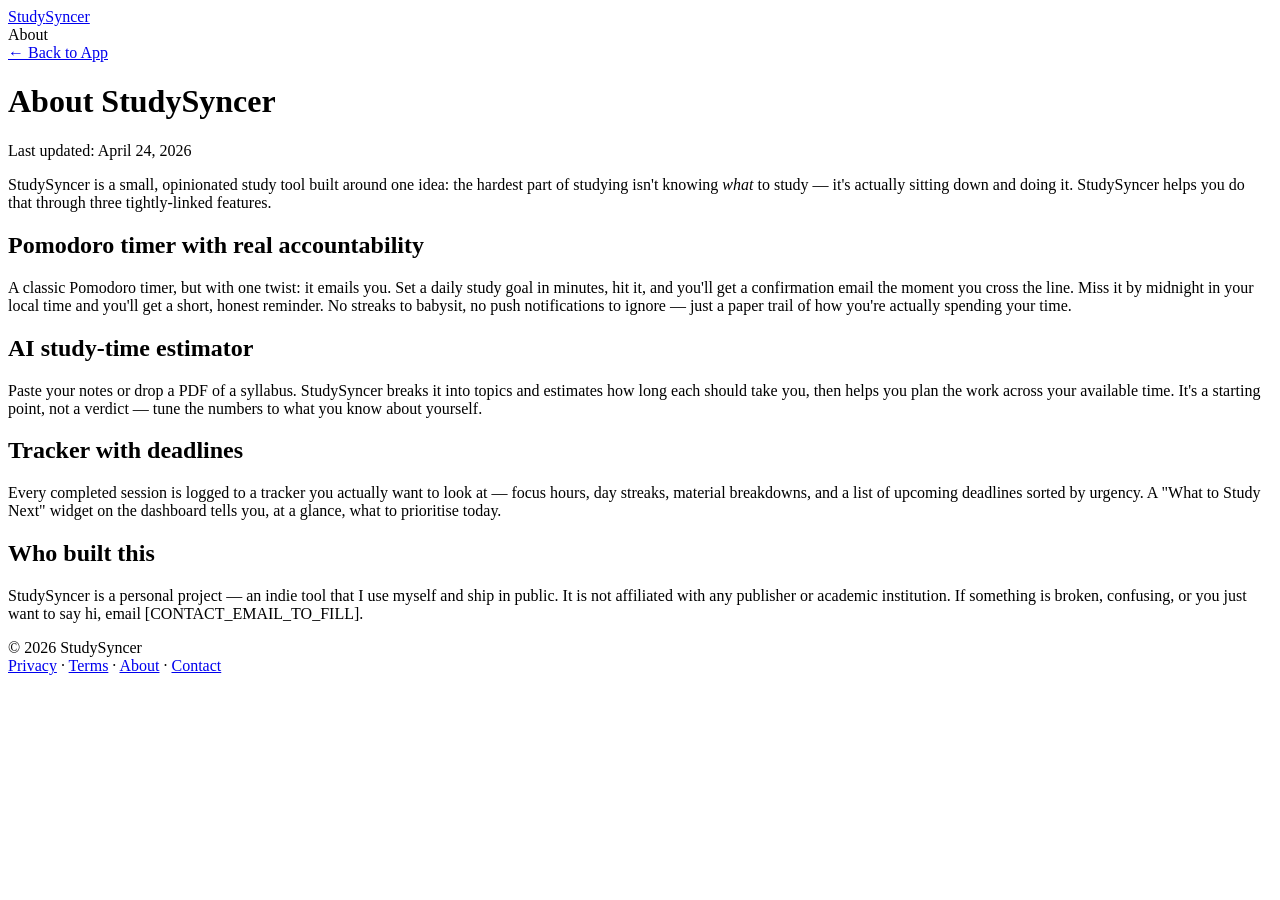
<file: StudySyncer/src/main/resources/templates/about.html>
<!DOCTYPE html>
<html xmlns:th="http://www.thymeleaf.org" lang="en">
<head>
    <meta charset="UTF-8" />
    <meta name="viewport" content="width=device-width, initial-scale=1.0" />
    <title>About — StudySyncer</title>
    <meta name="description" content="About StudySyncer — a personal project combining a Pomodoro timer, email accountability, and an AI study-time estimator." />
    <link rel="canonical" href="https://www.studysyncer.com/about" />

    <link rel="icon" href="/favicon.ico" />
    <link rel="apple-touch-icon" href="/apple-touch-icon.png" />

    <meta property="og:site_name" content="StudySyncer" />
    <meta property="og:type" content="website" />
    <meta property="og:url" content="https://www.studysyncer.com/about" />
    <meta property="og:title" content="About — StudySyncer" />
    <meta property="og:description" content="About StudySyncer." />
    <meta property="og:image" content="https://www.studysyncer.com/og-image.png" />

    <meta name="twitter:card" content="summary_large_image" />
    <meta name="twitter:title" content="About — StudySyncer" />
    <meta name="twitter:description" content="About StudySyncer." />
    <meta name="twitter:image" content="https://www.studysyncer.com/og-image.png" />

    <link rel="preconnect" href="https://fonts.googleapis.com" />
    <link rel="preconnect" href="https://fonts.gstatic.com" crossorigin />
    <link href="https://fonts.googleapis.com/css2?family=Inter:wght@400;500;600;700&family=JetBrains+Mono:wght@400;600&display=swap" rel="stylesheet" />
    <link rel="stylesheet" th:href="@{/css/style.css}" />
    <link rel="stylesheet" th:href="@{/css/ds.css}" />
</head>
<body>

<header>
    <div class="nav-inner">
        <a href="/" class="nav-logo-link"><span class="logo-study">Study</span><span class="logo-sync">Syncer</span></a>
        <nav class="nav-links">
            <span class="nav-page-label">About</span>
        </nav>
        <a href="/" class="apply-btn tracker-back-btn">&#8592; Back to App</a>
    </div>
</header>

<main class="tracker-main">
    <div class="tracker-card legal-prose">
        <h1>About StudySyncer</h1>
        <p class="legal-updated">Last updated: April 24, 2026</p>

        <p>StudySyncer is a small, opinionated study tool built around one idea: the hardest part of studying isn't knowing <em>what</em> to study — it's actually sitting down and doing it. StudySyncer helps you do that through three tightly-linked features.</p>

        <h2>Pomodoro timer with real accountability</h2>
        <p>A classic Pomodoro timer, but with one twist: it emails you. Set a daily study goal in minutes, hit it, and you'll get a confirmation email the moment you cross the line. Miss it by midnight in your local time and you'll get a short, honest reminder. No streaks to babysit, no push notifications to ignore — just a paper trail of how you're actually spending your time.</p>

        <h2>AI study-time estimator</h2>
        <p>Paste your notes or drop a PDF of a syllabus. StudySyncer breaks it into topics and estimates how long each should take you, then helps you plan the work across your available time. It's a starting point, not a verdict — tune the numbers to what you know about yourself.</p>

        <h2>Tracker with deadlines</h2>
        <p>Every completed session is logged to a tracker you actually want to look at — focus hours, day streaks, material breakdowns, and a list of upcoming deadlines sorted by urgency. A "What to Study Next" widget on the dashboard tells you, at a glance, what to prioritise today.</p>

        <h2>Who built this</h2>
        <p>StudySyncer is a personal project — an indie tool that I use myself and ship in public. It is not affiliated with any publisher or academic institution. If something is broken, confusing, or you just want to say hi, email <span class="legal-placeholder">[CONTACT_EMAIL_TO_FILL]</span>.</p>
    </div>
</main>

<footer class="site-footer">
    <span>© 2026 StudySyncer</span>
    <div class="site-footer-links">
        <a href="/privacy">Privacy</a>
        <span class="site-footer-sep">·</span>
        <a href="/terms">Terms</a>
        <span class="site-footer-sep">·</span>
        <a href="/about">About</a>
        <span class="site-footer-sep">·</span>
        <a href="mailto:[CONTACT_EMAIL_TO_FILL]">Contact</a>
    </div>
</footer>

</body>
</html>
</file>
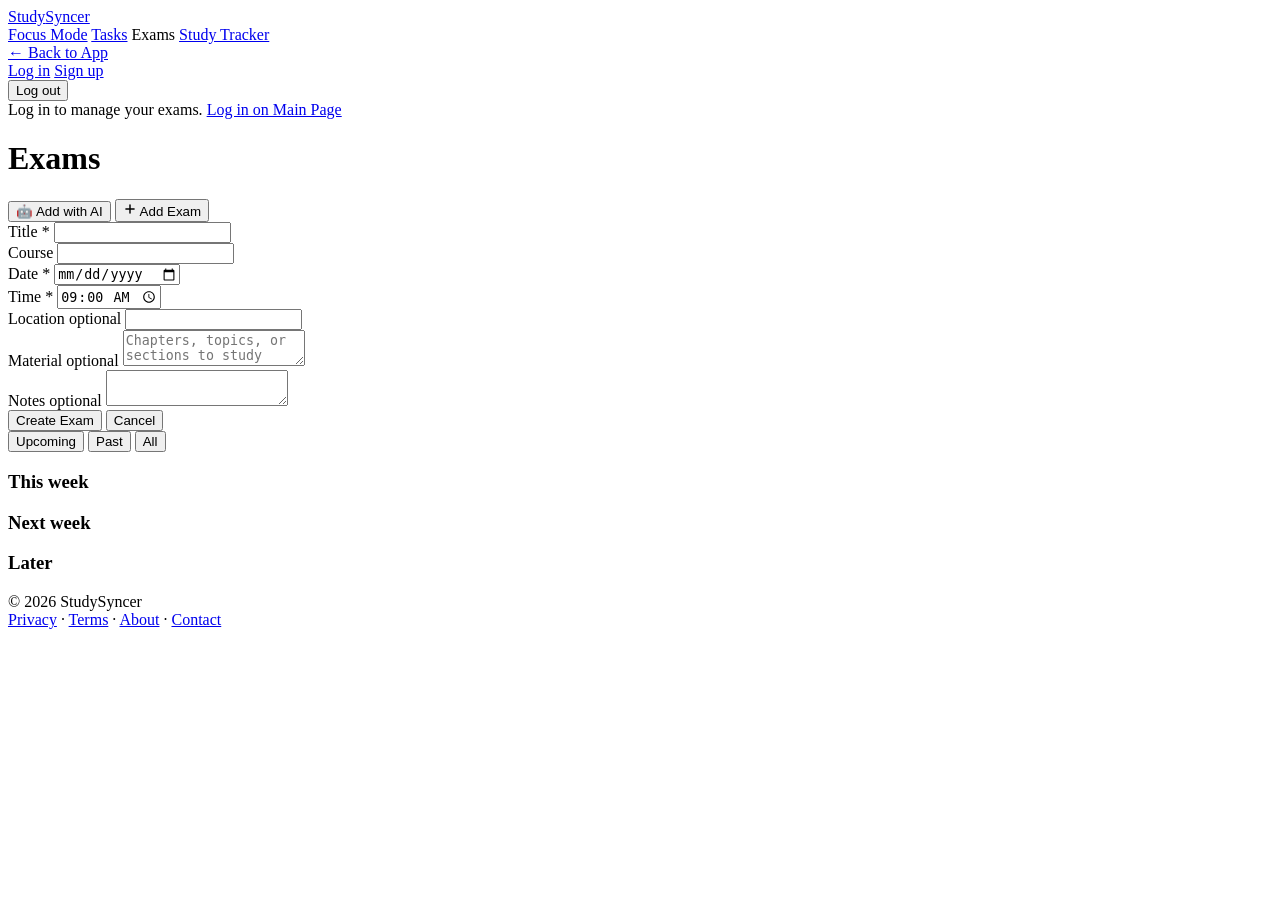
<file: StudySyncer/src/main/resources/templates/exams.html>
<!DOCTYPE html>
<html xmlns:th="http://www.thymeleaf.org" lang="en">
<head>
    <meta charset="UTF-8" />
    <meta name="viewport" content="width=device-width, initial-scale=1.0" />
    <title>Exams — StudySyncer</title>
    <meta name="description" content="Track your midterms, finals, and quizzes — StudySyncer" />
    <link rel="canonical" href="https://www.studysyncer.com/exams" />

    <link rel="icon" href="/favicon.ico" />
    <link rel="apple-touch-icon" href="/apple-touch-icon.png" />

    <meta property="og:site_name" content="StudySyncer" />
    <meta property="og:type" content="website" />
    <meta property="og:url" content="https://www.studysyncer.com/exams" />
    <meta property="og:title" content="Exams — StudySyncer" />
    <meta property="og:description" content="Track your midterms, finals, and quizzes — StudySyncer" />
    <meta property="og:image" content="https://www.studysyncer.com/og-image.png" />

    <meta name="twitter:card" content="summary_large_image" />
    <meta name="twitter:title" content="Exams — StudySyncer" />
    <meta name="twitter:description" content="Track your midterms, finals, and quizzes — StudySyncer" />
    <meta name="twitter:image" content="https://www.studysyncer.com/og-image.png" />

    <link rel="preconnect" href="https://fonts.googleapis.com" />
    <link rel="preconnect" href="https://fonts.gstatic.com" crossorigin />
    <link href="https://fonts.googleapis.com/css2?family=Inter:wght@400;500;600;700&family=JetBrains+Mono:wght@400;600&display=swap" rel="stylesheet" />
    <link rel="stylesheet" th:href="@{/css/style.css}" />
    <link rel="stylesheet" th:href="@{/css/ds.css}" />
</head>
<body>

<header>
    <div class="nav-inner">
        <a href="/" class="nav-logo-link"><span class="logo-study">Study</span><span class="logo-sync">Syncer</span></a>
        <nav class="nav-links">
            <a href="/focus"   class="header-nav-link">Focus Mode</a>
            <a href="/tasks"   class="header-nav-link">Tasks</a>
            <span class="nav-page-label">Exams</span>
            <a href="/tracker" class="header-nav-link">Study Tracker</a>
        </nav>
        <div class="tracker-header-right">
            <a href="/" class="apply-btn tracker-back-btn">&#8592; Back to App</a>
            <div id="auth-bar" class="auth-bar">
                <div id="auth-guest" class="auth-guest hidden">
                    <a href="/" class="auth-link-btn">Log in</a>
                    <a href="/" class="auth-link-btn accent">Sign up</a>
                </div>
                <div id="auth-user" class="auth-user hidden">
                    <span id="auth-username" class="auth-username"></span>
                    <button class="auth-link-btn" onclick="examsLogout()">Log out</button>
                </div>
            </div>
        </div>
    </div>
</header>

<main class="tasks-page">

    <!-- Guest banner — same shape as /tasks -->
    <div id="exams-guest-banner" class="tracker-guest-banner hidden">
        <span>Log in to manage your exams.</span>
        <a href="/" class="apply-btn">Log in on Main Page</a>
    </div>

    <!-- Page title + action buttons -->
    <div class="tasks-header-row">
        <h1 class="tasks-page-title">Exams</h1>
        <div class="tasks-header-actions">
            <button class="dl-add-trigger-btn ai-trigger-btn" id="exam-ai-add-btn"
                    onclick="openAiExamModal()">
                <span aria-hidden="true">🤖</span> Add with AI
            </button>
            <button class="dl-add-trigger-btn shine-btn" id="exam-add-btn"
                    onclick="showExamCreateForm()">
                <svg viewBox="0 0 24 24" fill="none" stroke="currentColor" stroke-width="2.5"
                     stroke-linecap="round" stroke-linejoin="round" width="14" height="14" aria-hidden="true">
                    <line x1="12" y1="5" x2="12" y2="19"/>
                    <line x1="5"  y1="12" x2="19" y2="12"/>
                </svg>
                Add Exam
            </button>
        </div>
    </div>

    <!-- Manual create form (collapsed) -->
    <form id="exam-create-form" class="task-create-form hidden"
          onsubmit="event.preventDefault(); submitExamCreateForm()">
        <div class="task-form-row task-form-row-2">
            <div class="task-field">
                <label class="task-label" for="exam-create-title">Title <span class="task-required">*</span></label>
                <input type="text" id="exam-create-title" class="field-input task-input"
                       maxlength="200" autocomplete="off" />
            </div>
            <div class="task-field">
                <label class="task-label" for="exam-create-course">Course</label>
                <input type="text" id="exam-create-course" class="field-input task-input"
                       maxlength="100" autocomplete="off" />
            </div>
        </div>

        <div class="task-form-row task-form-row-2">
            <div class="task-field">
                <label class="task-label" for="exam-create-date">Date <span class="task-required">*</span></label>
                <input type="date" id="exam-create-date" class="field-input task-input" />
            </div>
            <div class="task-field">
                <label class="task-label" for="exam-create-time">Time <span class="task-required">*</span></label>
                <input type="time" id="exam-create-time" class="field-input task-input" value="09:00" />
            </div>
        </div>

        <div class="task-field">
            <label class="task-label" for="exam-create-location">Location <span class="task-optional">optional</span></label>
            <input type="text" id="exam-create-location" class="field-input task-input"
                   maxlength="200" autocomplete="off" />
        </div>

        <div class="task-field">
            <label class="task-label" for="exam-create-material">Material <span class="task-optional">optional</span></label>
            <textarea id="exam-create-material" class="field-input task-input task-textarea"
                      maxlength="2000" rows="2"
                      placeholder="Chapters, topics, or sections to study"></textarea>
        </div>

        <div class="task-field">
            <label class="task-label" for="exam-create-notes">Notes <span class="task-optional">optional</span></label>
            <textarea id="exam-create-notes" class="field-input task-input task-textarea"
                      maxlength="1000" rows="2"></textarea>
        </div>

        <div id="exam-create-error" class="auth-error hidden"></div>

        <div class="task-form-actions">
            <button type="submit" class="save-btn">Create Exam</button>
            <button type="button" class="apply-btn" onclick="hideExamCreateForm()">Cancel</button>
        </div>
    </form>

    <!-- Filter tabs -->
    <div class="task-filter-bar" role="tablist" aria-label="Exam filter">
        <button class="task-filter-btn active" data-filter="upcoming" role="tab"
                onclick="setExamFilter('upcoming')">Upcoming</button>
        <button class="task-filter-btn" data-filter="past" role="tab"
                onclick="setExamFilter('past')">Past</button>
        <button class="task-filter-btn" data-filter="all" role="tab"
                onclick="setExamFilter('all')">All</button>
    </div>

    <!-- Grouped sections (Upcoming view) -->
    <div id="exam-sections">
        <section class="exam-bucket-section hidden" id="exams-this-week">
            <h3 class="exam-bucket-title">This week</h3>
            <div class="exam-list" id="exams-this-week-list"></div>
        </section>
        <section class="exam-bucket-section hidden" id="exams-next-week">
            <h3 class="exam-bucket-title">Next week</h3>
            <div class="exam-list" id="exams-next-week-list"></div>
        </section>
        <section class="exam-bucket-section hidden" id="exams-later">
            <h3 class="exam-bucket-title">Later</h3>
            <div class="exam-list" id="exams-later-list"></div>
        </section>
    </div>

    <!-- Flat chronological list (Past / All views) -->
    <div id="exam-flat-list" class="exam-list hidden"></div>

    <!-- Empty state -->
    <div id="exam-empty" class="tasks-empty hidden"></div>

</main>

<footer class="site-footer">
    <span>© 2026 StudySyncer</span>
    <div class="site-footer-links">
        <a href="/privacy">Privacy</a>
        <span class="site-footer-sep">·</span>
        <a href="/terms">Terms</a>
        <span class="site-footer-sep">·</span>
        <a href="/about">About</a>
        <span class="site-footer-sep">·</span>
        <a href="mailto:[CONTACT_EMAIL_TO_FILL]">Contact</a>
    </div>
</footer>

<!-- Shared AI exam modal (Phase 6) -->
<div th:replace="~{fragments/ai-exam-modal :: aiExamModal}"></div>

<script th:src="@{/js/util.js}"></script>
<script th:src="@{/js/exams.js}"></script>
<script th:src="@{/js/ai-exam.js}"></script>
</body>
</html>
</file>
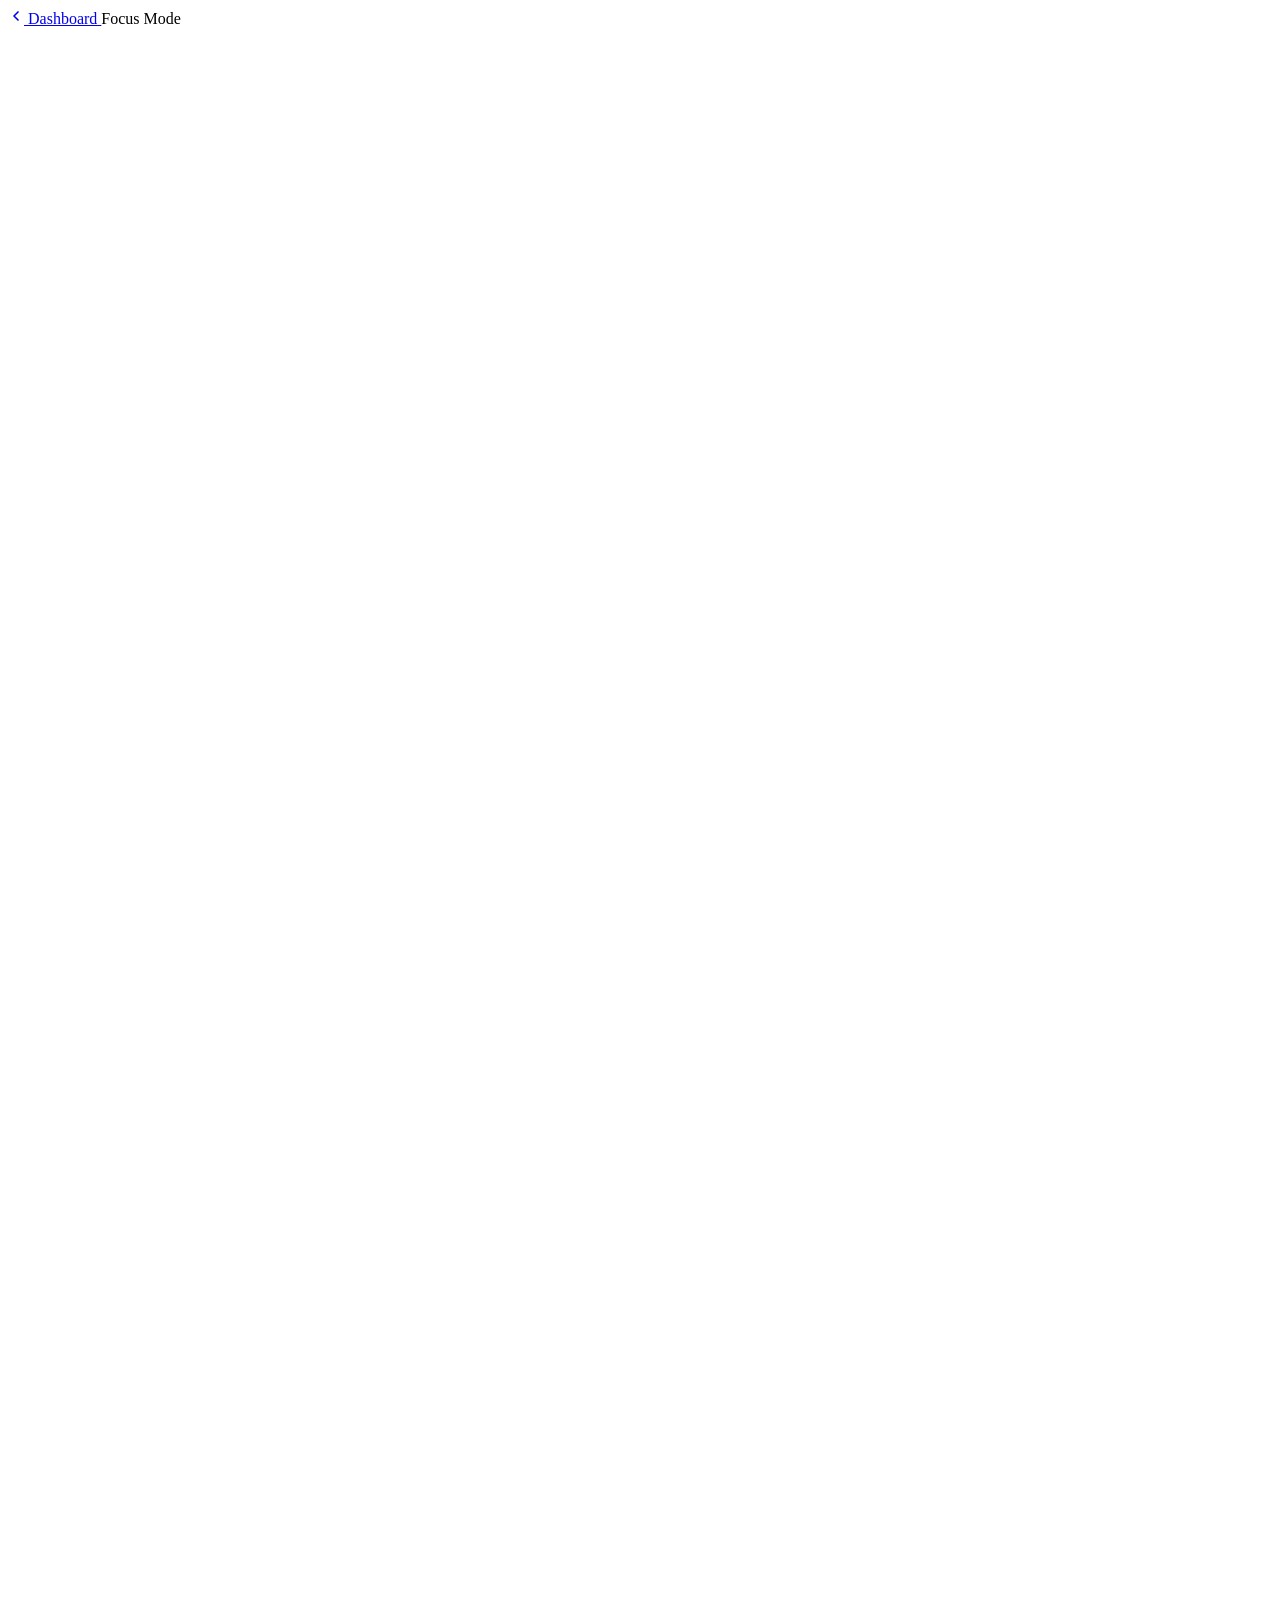
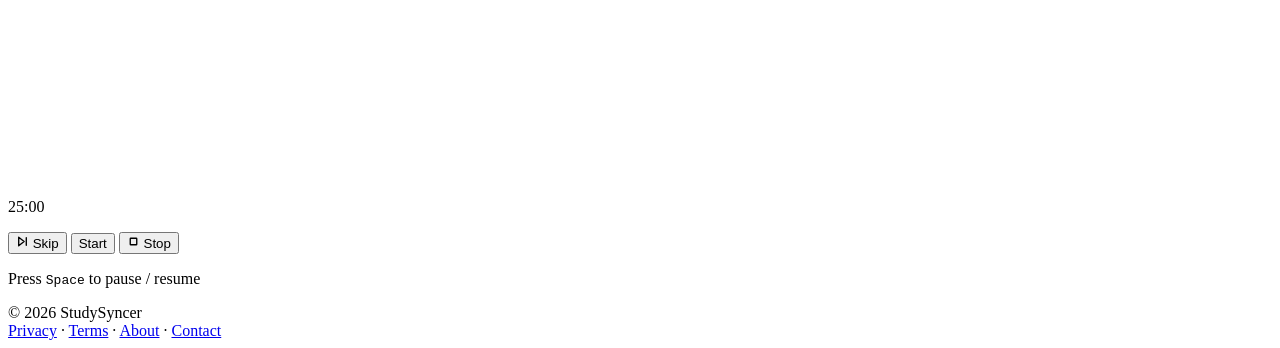
<file: StudySyncer/src/main/resources/templates/focus.html>
<!DOCTYPE html>
<html xmlns:th="http://www.thymeleaf.org" lang="en">
<head>
    <meta charset="UTF-8" />
    <meta name="viewport" content="width=device-width, initial-scale=1.0" />
    <title>Focus Mode — StudySyncer</title>
    <meta name="description" content="Distraction-free Pomodoro focus mode for deep study sessions. Run a full-screen timer with a visual battery drain so you can lock in and study." />
    <link rel="canonical" href="https://www.studysyncer.com/focus" />

    <link rel="icon" href="/favicon.ico" />
    <link rel="apple-touch-icon" href="/apple-touch-icon.png" />

    <meta property="og:site_name" content="StudySyncer" />
    <meta property="og:type" content="website" />
    <meta property="og:url" content="https://www.studysyncer.com/focus" />
    <meta property="og:title" content="Focus Mode — StudySyncer" />
    <meta property="og:description" content="Distraction-free Pomodoro focus mode for deep study sessions." />
    <meta property="og:image" content="https://www.studysyncer.com/og-image.png" />

    <meta name="twitter:card" content="summary_large_image" />
    <meta name="twitter:title" content="Focus Mode — StudySyncer" />
    <meta name="twitter:description" content="Distraction-free Pomodoro focus mode for deep study sessions." />
    <meta name="twitter:image" content="https://www.studysyncer.com/og-image.png" />

    <link rel="preconnect" href="https://fonts.googleapis.com" />
    <link rel="preconnect" href="https://fonts.gstatic.com" crossorigin />
    <link href="https://fonts.googleapis.com/css2?family=Inter:wght@400;500;600;700&family=JetBrains+Mono:wght@400;600;700&display=swap" rel="stylesheet" />
    <link rel="stylesheet" th:href="@{/css/focus.css}" />
    <link rel="stylesheet" th:href="@{/css/ds.css}" />
</head>
<body>

<!-- ── Minimal top bar ──────────────────────────────────────────── -->
<div class="focus-topbar">
    <a href="/" class="focus-back-btn">
        <svg width="16" height="16" viewBox="0 0 24 24" fill="none" stroke="currentColor"
             stroke-width="2.5" stroke-linecap="round" stroke-linejoin="round" aria-hidden="true">
            <polyline points="15 18 9 12 15 6"/>
        </svg>
        Dashboard
    </a>
    <span class="focus-page-title">Focus Mode</span>
    <span class="focus-spacer" aria-hidden="true"></span>
</div>

<!-- Off-screen live region — announces phase transitions + start/stop.
     Positioned outside the main focus area so fullscreen toggles don't hide it. -->
<div class="sr-only" aria-live="polite" aria-atomic="true" id="timer-announcer"></div>

<!-- ── Main focus area ──────────────────────────────────────────── -->
<main class="focus-main">

    <!-- ══════════════════════════════════════════════════════════════
         BATTERY — vertical pixel-art centerpiece.

         Both the white silhouette + terminal cap and the purple interior
         fill are procedurally generated in focus.js from a symmetric
         cell grid.  Because _inBody() uses the symmetric column index
         min(c, BODY_COLS-1-c), the silhouette is pixel-perfect mirrored.

         Grid:    36 cols × 58 rows body, 12 × 4 terminal cap, 5-unit cells
         ViewBox: 0 0 260 360 (portrait — AA-battery aspect)
         Drain:   topmost body row empties first — "water level drops"
         Click  → fullscreen toggle (wired in focus.js)

         NOTE: SVG + inner group IDs are kept as #finjan-svg / #fj-pixels /
         #fj-border-pixels / .finjan-scene / #finjan-time so Section 20
         animations, fullscreen rules and halo keep working unchanged.
         ══════════════════════════════════════════════════════════════ -->
    <div class="finjan-scene" id="finjan-scene">

        <svg id="finjan-svg"
             viewBox="0 0 260 360"
             xmlns="http://www.w3.org/2000/svg"
             role="button"
             tabindex="0"
             aria-label="Focus battery — click to toggle fullscreen">

            <defs>
                <!-- Soft purple bloom on the interior fill pixels only -->
                <filter id="fj-px-glow"
                        x="-25%" y="-25%" width="150%" height="150%"
                        color-interpolation-filters="sRGB">
                    <feGaussianBlur in="SourceGraphic" stdDeviation="1.2" result="blur"/>
                    <feMerge>
                        <feMergeNode in="blur"/>
                        <feMergeNode in="SourceGraphic"/>
                    </feMerge>
                </filter>
                <!-- Tighter halo on the LOCK IN letter pixels so the
                     text reads crisp even as it bleeds light -->
                <filter id="fj-letter-glow"
                        x="-30%" y="-30%" width="160%" height="160%"
                        color-interpolation-filters="sRGB">
                    <feGaussianBlur in="SourceGraphic" stdDeviation="0.85" result="lblur"/>
                    <feMerge>
                        <feMergeNode in="lblur"/>
                        <feMergeNode in="SourceGraphic"/>
                    </feMerge>
                </filter>
            </defs>

            <!-- Interior fill pixels — built and drained by focus.js -->
            <g id="fj-pixels" filter="url(#fj-px-glow)"></g>

            <!-- LOCK IN text reveal — drawn above fills but below the
                 white silhouette so the battery outline stays on top -->
            <g id="fj-letter-pixels" filter="url(#fj-letter-glow)"></g>

            <!-- White silhouette + solid terminal-cap pixels -->
            <g id="fj-border-pixels"></g>

        </svg>

    </div><!-- /finjan-scene -->

    <!-- Timer countdown — sits directly below the cup -->
    <p class="finjan-time-display" id="finjan-time">25:00</p>

    <!-- Progress bar -->
    <div class="focus-bar-track" role="progressbar" aria-label="Session progress">
        <div class="focus-bar-fill" id="focus-bar-fill"></div>
    </div>

    <!-- Controls -->
    <div class="focus-controls">
        <button class="focus-btn focus-btn-secondary" onclick="skipPhase()" title="Skip this phase">
            <svg width="13" height="13" viewBox="0 0 24 24" fill="none" stroke="currentColor"
                 stroke-width="2.5" stroke-linecap="round" stroke-linejoin="round" aria-hidden="true">
                <polygon points="5 4 15 12 5 20 5 4"/>
                <line x1="19" y1="5" x2="19" y2="19"/>
            </svg>
            Skip
        </button>
        <button class="focus-btn focus-btn-primary shine-btn" id="focus-toggle-btn" onclick="toggleTimer()">
            Start
        </button>
        <button class="focus-btn focus-btn-stop hidden" id="focus-stop-btn"
                onclick="stopPhase()" title="End this session">
            <svg width="13" height="13" viewBox="0 0 24 24" fill="none" stroke="currentColor"
                 stroke-width="2.5" stroke-linecap="round" stroke-linejoin="round" aria-hidden="true">
                <rect x="6" y="6" width="12" height="12" rx="1"/>
            </svg>
            Stop
        </button>
    </div>

    <!-- Keyboard hint -->
    <p class="focus-keyboard-hint">
        Press <kbd>Space</kbd> to pause&nbsp;/&nbsp;resume
    </p>

</main>

<footer class="site-footer">
    <span>© 2026 StudySyncer</span>
    <div class="site-footer-links">
        <a href="/privacy">Privacy</a>
        <span class="site-footer-sep">·</span>
        <a href="/terms">Terms</a>
        <span class="site-footer-sep">·</span>
        <a href="/about">About</a>
        <span class="site-footer-sep">·</span>
        <a href="mailto:[CONTACT_EMAIL_TO_FILL]">Contact</a>
    </div>
</footer>

<!-- timer-core.js MUST load before focus.js -->
<script th:src="@{/js/timer-core.js}"></script>
<script th:src="@{/js/focus.js}"></script>
</body>
</html>
</file>
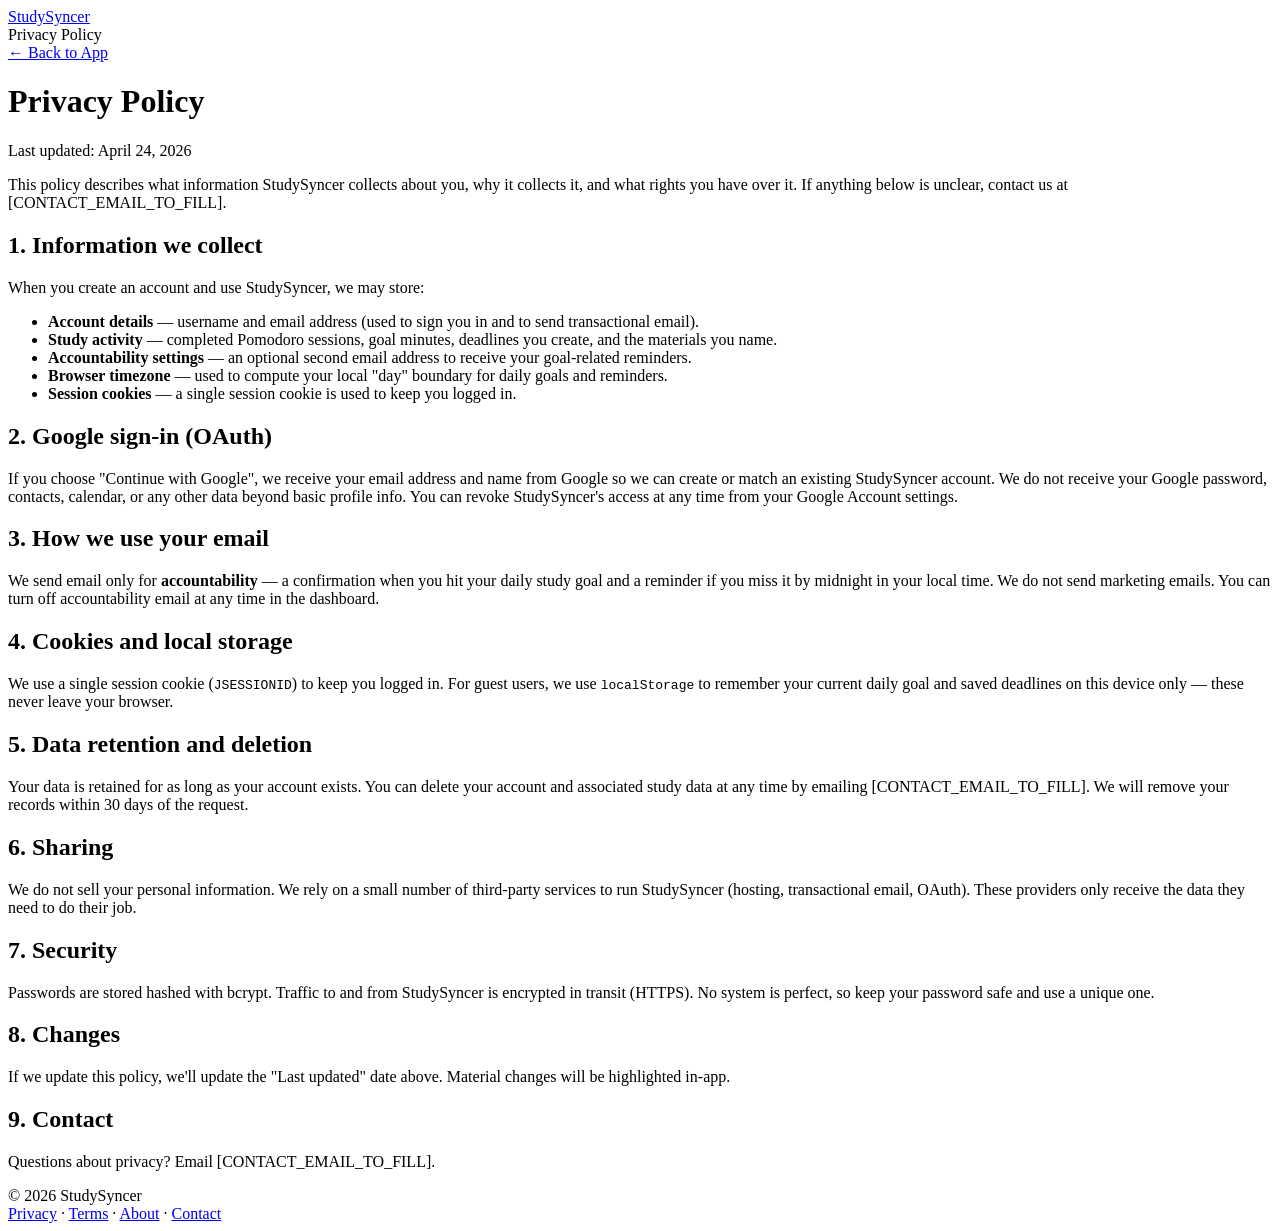
<file: StudySyncer/src/main/resources/templates/privacy.html>
<!DOCTYPE html>
<html xmlns:th="http://www.thymeleaf.org" lang="en">
<head>
    <meta charset="UTF-8" />
    <meta name="viewport" content="width=device-width, initial-scale=1.0" />
    <title>Privacy Policy — StudySyncer</title>
    <meta name="description" content="StudySyncer privacy policy — what data is collected, how it's used, and how you can delete your account." />
    <link rel="canonical" href="https://www.studysyncer.com/privacy" />

    <link rel="icon" href="/favicon.ico" />
    <link rel="apple-touch-icon" href="/apple-touch-icon.png" />

    <meta property="og:site_name" content="StudySyncer" />
    <meta property="og:type" content="website" />
    <meta property="og:url" content="https://www.studysyncer.com/privacy" />
    <meta property="og:title" content="Privacy Policy — StudySyncer" />
    <meta property="og:description" content="StudySyncer privacy policy." />
    <meta property="og:image" content="https://www.studysyncer.com/og-image.png" />

    <meta name="twitter:card" content="summary_large_image" />
    <meta name="twitter:title" content="Privacy Policy — StudySyncer" />
    <meta name="twitter:description" content="StudySyncer privacy policy." />
    <meta name="twitter:image" content="https://www.studysyncer.com/og-image.png" />

    <link rel="preconnect" href="https://fonts.googleapis.com" />
    <link rel="preconnect" href="https://fonts.gstatic.com" crossorigin />
    <link href="https://fonts.googleapis.com/css2?family=Inter:wght@400;500;600;700&family=JetBrains+Mono:wght@400;600&display=swap" rel="stylesheet" />
    <link rel="stylesheet" th:href="@{/css/style.css}" />
    <link rel="stylesheet" th:href="@{/css/ds.css}" />
</head>
<body>

<header>
    <div class="nav-inner">
        <a href="/" class="nav-logo-link"><span class="logo-study">Study</span><span class="logo-sync">Syncer</span></a>
        <nav class="nav-links">
            <span class="nav-page-label">Privacy Policy</span>
        </nav>
        <a href="/" class="apply-btn tracker-back-btn">&#8592; Back to App</a>
    </div>
</header>

<main class="tracker-main">
    <div class="tracker-card legal-prose">
        <h1>Privacy Policy</h1>
        <p class="legal-updated">Last updated: April 24, 2026</p>

        <p>This policy describes what information StudySyncer collects about you, why it collects it, and what rights you have over it. If anything below is unclear, contact us at <span class="legal-placeholder">[CONTACT_EMAIL_TO_FILL]</span>.</p>

        <h2>1. Information we collect</h2>
        <p>When you create an account and use StudySyncer, we may store:</p>
        <ul>
            <li><strong>Account details</strong> — username and email address (used to sign you in and to send transactional email).</li>
            <li><strong>Study activity</strong> — completed Pomodoro sessions, goal minutes, deadlines you create, and the materials you name.</li>
            <li><strong>Accountability settings</strong> — an optional second email address to receive your goal-related reminders.</li>
            <li><strong>Browser timezone</strong> — used to compute your local "day" boundary for daily goals and reminders.</li>
            <li><strong>Session cookies</strong> — a single session cookie is used to keep you logged in.</li>
        </ul>

        <h2>2. Google sign-in (OAuth)</h2>
        <p>If you choose "Continue with Google", we receive your email address and name from Google so we can create or match an existing StudySyncer account. We do not receive your Google password, contacts, calendar, or any other data beyond basic profile info. You can revoke StudySyncer's access at any time from your Google Account settings.</p>

        <h2>3. How we use your email</h2>
        <p>We send email only for <strong>accountability</strong> — a confirmation when you hit your daily study goal and a reminder if you miss it by midnight in your local time. We do not send marketing emails. You can turn off accountability email at any time in the dashboard.</p>

        <h2>4. Cookies and local storage</h2>
        <p>We use a single session cookie (<code>JSESSIONID</code>) to keep you logged in. For guest users, we use <code>localStorage</code> to remember your current daily goal and saved deadlines on this device only — these never leave your browser.</p>

        <h2>5. Data retention and deletion</h2>
        <p>Your data is retained for as long as your account exists. You can delete your account and associated study data at any time by emailing <span class="legal-placeholder">[CONTACT_EMAIL_TO_FILL]</span>. We will remove your records within 30 days of the request.</p>

        <h2>6. Sharing</h2>
        <p>We do not sell your personal information. We rely on a small number of third-party services to run StudySyncer (hosting, transactional email, OAuth). These providers only receive the data they need to do their job.</p>

        <h2>7. Security</h2>
        <p>Passwords are stored hashed with bcrypt. Traffic to and from StudySyncer is encrypted in transit (HTTPS). No system is perfect, so keep your password safe and use a unique one.</p>

        <h2>8. Changes</h2>
        <p>If we update this policy, we'll update the "Last updated" date above. Material changes will be highlighted in-app.</p>

        <h2>9. Contact</h2>
        <p>Questions about privacy? Email <span class="legal-placeholder">[CONTACT_EMAIL_TO_FILL]</span>.</p>
    </div>
</main>

<footer class="site-footer">
    <span>© 2026 StudySyncer</span>
    <div class="site-footer-links">
        <a href="/privacy">Privacy</a>
        <span class="site-footer-sep">·</span>
        <a href="/terms">Terms</a>
        <span class="site-footer-sep">·</span>
        <a href="/about">About</a>
        <span class="site-footer-sep">·</span>
        <a href="mailto:[CONTACT_EMAIL_TO_FILL]">Contact</a>
    </div>
</footer>

</body>
</html>
</file>
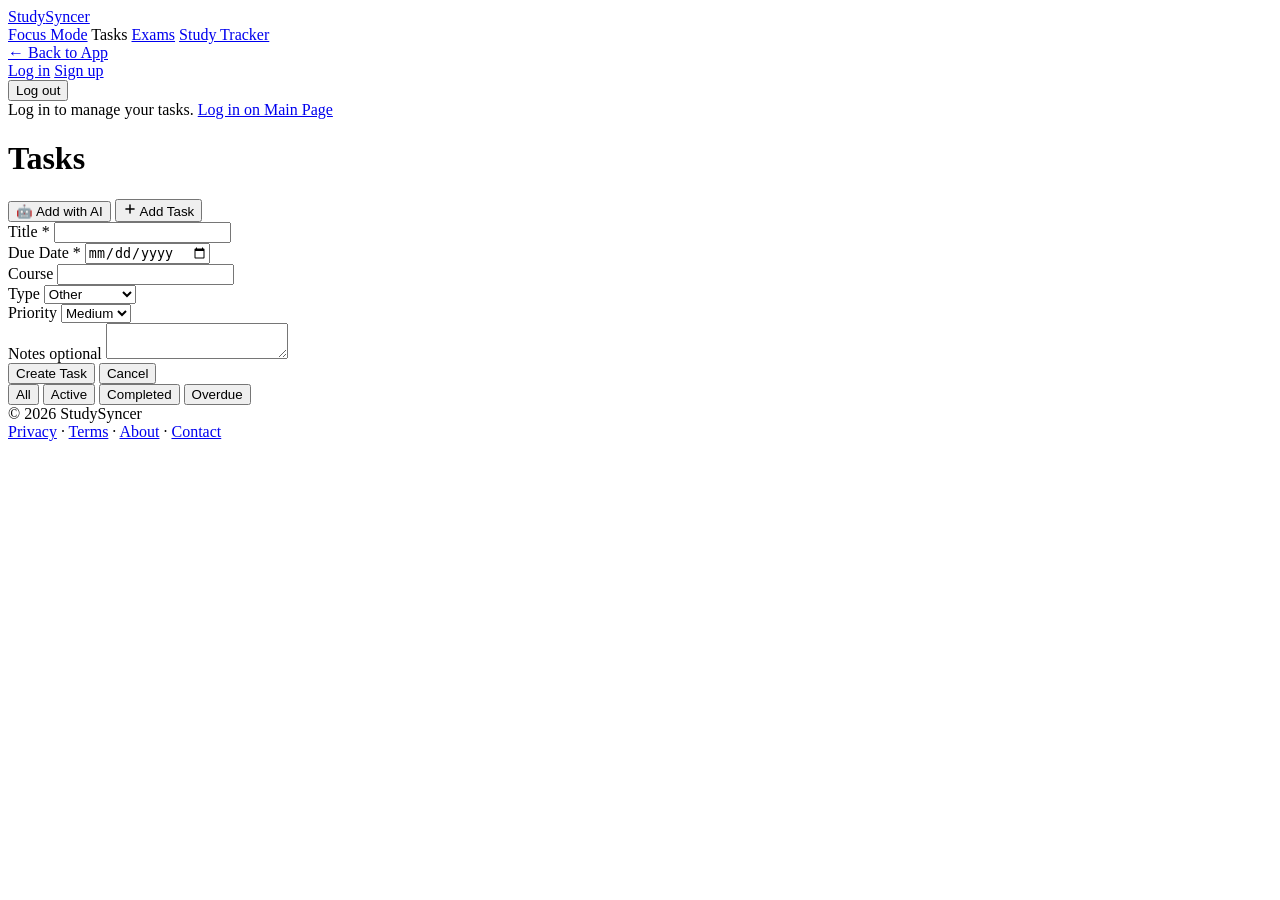
<file: StudySyncer/src/main/resources/templates/tasks.html>
<!DOCTYPE html>
<html xmlns:th="http://www.thymeleaf.org" lang="en">
<head>
    <meta charset="UTF-8" />
    <meta name="viewport" content="width=device-width, initial-scale=1.0" />
    <title>Tasks — StudySyncer</title>
    <meta name="description" content="Manage your study tasks — assignments, labs, projects, and more." />
    <link rel="canonical" href="https://www.studysyncer.com/tasks" />

    <link rel="icon" href="/favicon.ico" />
    <link rel="apple-touch-icon" href="/apple-touch-icon.png" />

    <meta property="og:site_name" content="StudySyncer" />
    <meta property="og:type" content="website" />
    <meta property="og:url" content="https://www.studysyncer.com/tasks" />
    <meta property="og:title" content="Tasks — StudySyncer" />
    <meta property="og:description" content="Manage your study tasks — assignments, labs, projects, and more." />
    <meta property="og:image" content="https://www.studysyncer.com/og-image.png" />

    <meta name="twitter:card" content="summary_large_image" />
    <meta name="twitter:title" content="Tasks — StudySyncer" />
    <meta name="twitter:description" content="Manage your study tasks — assignments, labs, projects, and more." />
    <meta name="twitter:image" content="https://www.studysyncer.com/og-image.png" />

    <link rel="preconnect" href="https://fonts.googleapis.com" />
    <link rel="preconnect" href="https://fonts.gstatic.com" crossorigin />
    <link href="https://fonts.googleapis.com/css2?family=Inter:wght@400;500;600;700&family=JetBrains+Mono:wght@400;600&display=swap" rel="stylesheet" />
    <link rel="stylesheet" th:href="@{/css/style.css}" />
    <link rel="stylesheet" th:href="@{/css/ds.css}" />
</head>
<body>

<header>
    <div class="nav-inner">
        <a href="/" class="nav-logo-link"><span class="logo-study">Study</span><span class="logo-sync">Syncer</span></a>
        <nav class="nav-links">
            <a href="/focus"   class="header-nav-link">Focus Mode</a>
            <span class="nav-page-label">Tasks</span>
            <a href="/exams"   class="header-nav-link">Exams</a>
            <a href="/tracker" class="header-nav-link">Study Tracker</a>
        </nav>
        <div class="tracker-header-right">
            <a href="/" class="apply-btn tracker-back-btn">&#8592; Back to App</a>
            <div id="auth-bar" class="auth-bar">
                <div id="auth-guest" class="auth-guest hidden">
                    <a href="/" class="auth-link-btn">Log in</a>
                    <a href="/" class="auth-link-btn accent">Sign up</a>
                </div>
                <div id="auth-user" class="auth-user hidden">
                    <span id="auth-username" class="auth-username"></span>
                    <button class="auth-link-btn" onclick="tasksLogout()">Log out</button>
                </div>
            </div>
        </div>
    </div>
</header>

<main class="tasks-page">

    <!-- Guest banner — shown only when not logged in -->
    <div id="tasks-guest-banner" class="tracker-guest-banner hidden">
        <span>Log in to manage your tasks.</span>
        <a href="/" class="apply-btn">Log in on Main Page</a>
    </div>

    <!-- Page title + add buttons -->
    <div class="tasks-header-row">
        <h1 class="tasks-page-title">Tasks</h1>
        <div class="tasks-header-actions">
            <button class="dl-add-trigger-btn ai-trigger-btn" id="task-ai-add-btn"
                    onclick="openAiModal()">
                <span aria-hidden="true">🤖</span> Add with AI
            </button>
            <button class="dl-add-trigger-btn shine-btn" id="task-add-btn"
                    onclick="showCreateForm()">
                <svg viewBox="0 0 24 24" fill="none" stroke="currentColor" stroke-width="2.5"
                     stroke-linecap="round" stroke-linejoin="round" width="14" height="14" aria-hidden="true">
                    <line x1="12" y1="5" x2="12" y2="19"/>
                    <line x1="5"  y1="12" x2="19" y2="12"/>
                </svg>
                Add Task
            </button>
        </div>
    </div>

    <!-- Create form panel -->
    <form id="task-create-form" class="task-create-form hidden"
          onsubmit="event.preventDefault(); submitCreateForm()">
        <div class="task-form-row task-form-row-2">
            <div class="task-field">
                <label class="task-label" for="task-create-title">Title <span class="task-required">*</span></label>
                <input type="text" id="task-create-title" class="field-input task-input"
                       maxlength="200" autocomplete="off" />
            </div>
            <div class="task-field">
                <label class="task-label" for="task-create-due">Due Date <span class="task-required">*</span></label>
                <input type="date" id="task-create-due" class="field-input task-input" />
            </div>
        </div>

        <div class="task-form-row task-form-row-3">
            <div class="task-field">
                <label class="task-label" for="task-create-course">Course</label>
                <input type="text" id="task-create-course" class="field-input task-input"
                       maxlength="100" autocomplete="off" />
            </div>
            <div class="task-field">
                <label class="task-label" for="task-create-type">Type</label>
                <select id="task-create-type" class="field-input task-input">
                    <option value="ASSIGNMENT">Assignment</option>
                    <option value="LAB">Lab</option>
                    <option value="HOMEWORK">Homework</option>
                    <option value="PROJECT">Project</option>
                    <option value="READING">Reading</option>
                    <option value="OTHER" selected>Other</option>
                </select>
            </div>
            <div class="task-field">
                <label class="task-label" for="task-create-priority">Priority</label>
                <select id="task-create-priority" class="field-input task-input">
                    <option value="LOW">Low</option>
                    <option value="MEDIUM" selected>Medium</option>
                    <option value="HIGH">High</option>
                </select>
            </div>
        </div>

        <div class="task-field">
            <label class="task-label" for="task-create-notes">Notes <span class="task-optional">optional</span></label>
            <textarea id="task-create-notes" class="field-input task-input task-textarea"
                      maxlength="2000" rows="2"></textarea>
        </div>

        <div id="task-create-error" class="auth-error hidden"></div>

        <div class="task-form-actions">
            <button type="submit" class="save-btn">Create Task</button>
            <button type="button" class="apply-btn" onclick="hideCreateForm()">Cancel</button>
        </div>
    </form>

    <!-- Filter bar -->
    <div class="task-filter-bar" role="tablist" aria-label="Task filter">
        <button class="task-filter-btn active" data-filter="all"       role="tab" onclick="setFilter('all')">All</button>
        <button class="task-filter-btn"        data-filter="active"    role="tab" onclick="setFilter('active')">Active</button>
        <button class="task-filter-btn"        data-filter="completed" role="tab" onclick="setFilter('completed')">Completed</button>
        <button class="task-filter-btn"        data-filter="overdue"   role="tab" onclick="setFilter('overdue')">Overdue</button>
    </div>

    <!-- Task list -->
    <div id="task-list" class="task-list">
        <!-- Populated by tasks.js -->
    </div>

</main>

<footer class="site-footer">
    <span>© 2026 StudySyncer</span>
    <div class="site-footer-links">
        <a href="/privacy">Privacy</a>
        <span class="site-footer-sep">·</span>
        <a href="/terms">Terms</a>
        <span class="site-footer-sep">·</span>
        <a href="/about">About</a>
        <span class="site-footer-sep">·</span>
        <a href="mailto:[CONTACT_EMAIL_TO_FILL]">Contact</a>
    </div>
</footer>

<!-- Shared AI modal (Phase 5) -->
<div th:replace="~{fragments/ai-modal :: aiModal}"></div>

<script th:src="@{/js/util.js}"></script>
<script th:src="@{/js/tasks.js}"></script>
<script th:src="@{/js/ai-task.js}"></script>
</body>
</html>
</file>
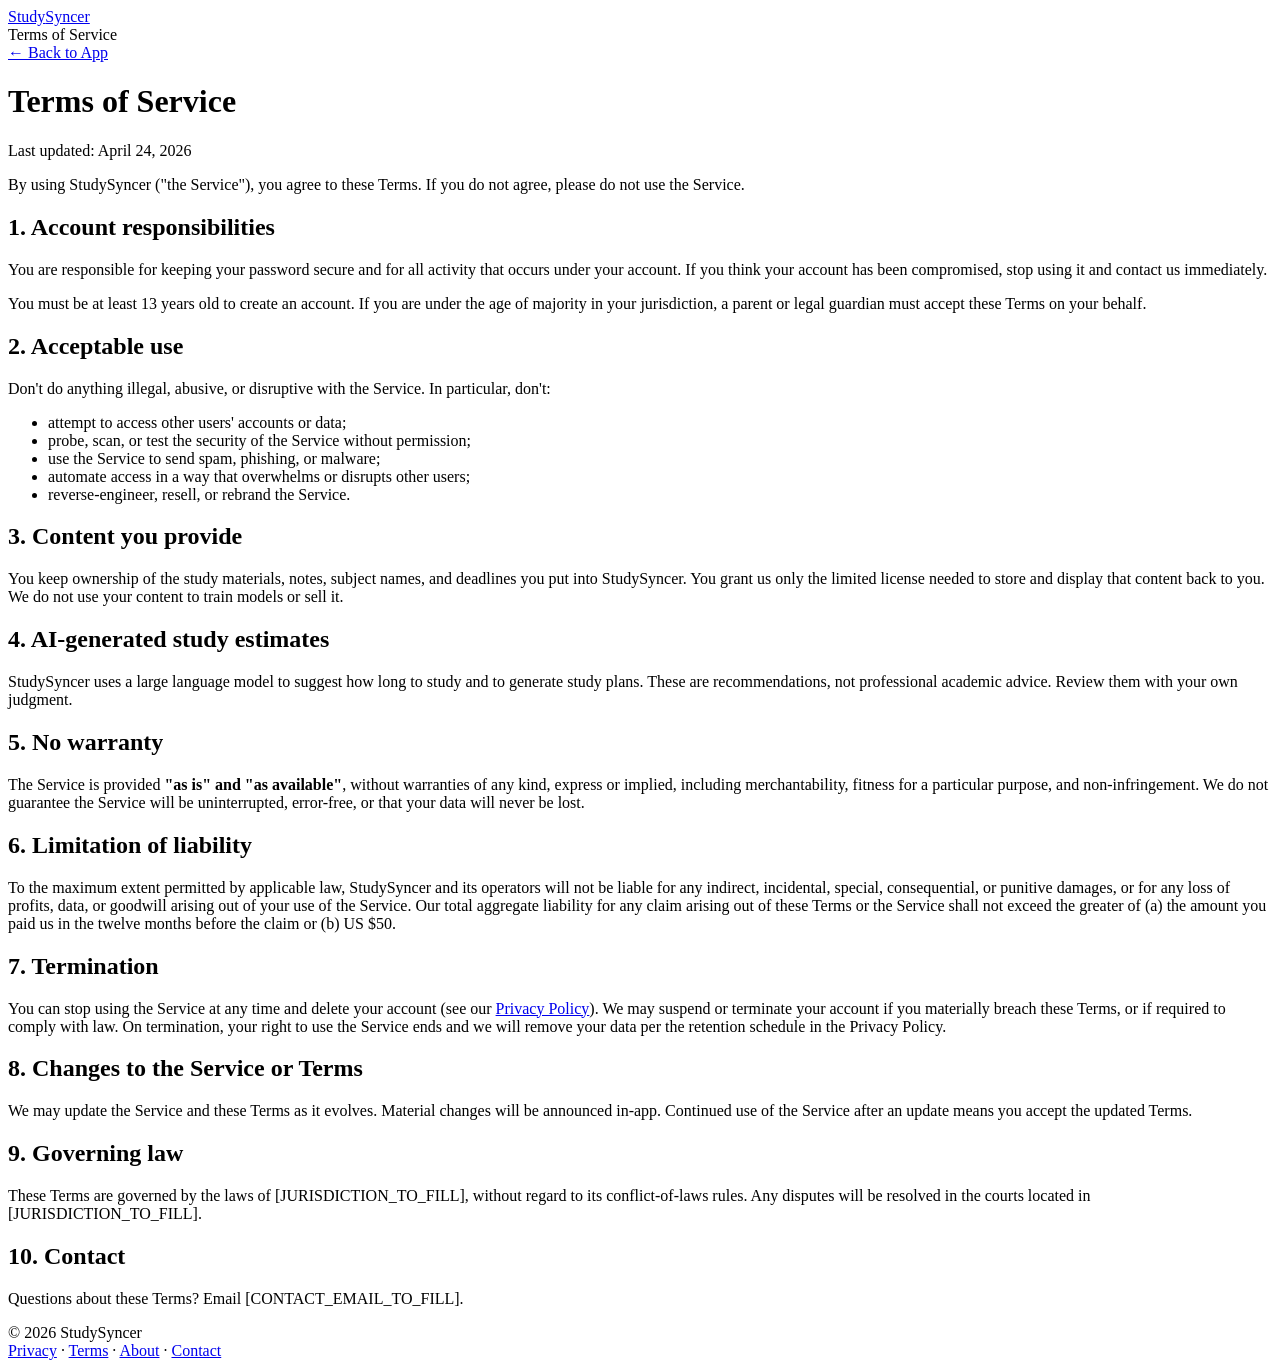
<file: StudySyncer/src/main/resources/templates/terms.html>
<!DOCTYPE html>
<html xmlns:th="http://www.thymeleaf.org" lang="en">
<head>
    <meta charset="UTF-8" />
    <meta name="viewport" content="width=device-width, initial-scale=1.0" />
    <title>Terms of Service — StudySyncer</title>
    <meta name="description" content="StudySyncer terms of service — account responsibilities, acceptable use, warranty, and liability." />
    <link rel="canonical" href="https://www.studysyncer.com/terms" />

    <link rel="icon" href="/favicon.ico" />
    <link rel="apple-touch-icon" href="/apple-touch-icon.png" />

    <meta property="og:site_name" content="StudySyncer" />
    <meta property="og:type" content="website" />
    <meta property="og:url" content="https://www.studysyncer.com/terms" />
    <meta property="og:title" content="Terms of Service — StudySyncer" />
    <meta property="og:description" content="StudySyncer terms of service." />
    <meta property="og:image" content="https://www.studysyncer.com/og-image.png" />

    <meta name="twitter:card" content="summary_large_image" />
    <meta name="twitter:title" content="Terms of Service — StudySyncer" />
    <meta name="twitter:description" content="StudySyncer terms of service." />
    <meta name="twitter:image" content="https://www.studysyncer.com/og-image.png" />

    <link rel="preconnect" href="https://fonts.googleapis.com" />
    <link rel="preconnect" href="https://fonts.gstatic.com" crossorigin />
    <link href="https://fonts.googleapis.com/css2?family=Inter:wght@400;500;600;700&family=JetBrains+Mono:wght@400;600&display=swap" rel="stylesheet" />
    <link rel="stylesheet" th:href="@{/css/style.css}" />
    <link rel="stylesheet" th:href="@{/css/ds.css}" />
</head>
<body>

<header>
    <div class="nav-inner">
        <a href="/" class="nav-logo-link"><span class="logo-study">Study</span><span class="logo-sync">Syncer</span></a>
        <nav class="nav-links">
            <span class="nav-page-label">Terms of Service</span>
        </nav>
        <a href="/" class="apply-btn tracker-back-btn">&#8592; Back to App</a>
    </div>
</header>

<main class="tracker-main">
    <div class="tracker-card legal-prose">
        <h1>Terms of Service</h1>
        <p class="legal-updated">Last updated: April 24, 2026</p>

        <p>By using StudySyncer ("the Service"), you agree to these Terms. If you do not agree, please do not use the Service.</p>

        <h2>1. Account responsibilities</h2>
        <p>You are responsible for keeping your password secure and for all activity that occurs under your account. If you think your account has been compromised, stop using it and contact us immediately.</p>
        <p>You must be at least 13 years old to create an account. If you are under the age of majority in your jurisdiction, a parent or legal guardian must accept these Terms on your behalf.</p>

        <h2>2. Acceptable use</h2>
        <p>Don't do anything illegal, abusive, or disruptive with the Service. In particular, don't:</p>
        <ul>
            <li>attempt to access other users' accounts or data;</li>
            <li>probe, scan, or test the security of the Service without permission;</li>
            <li>use the Service to send spam, phishing, or malware;</li>
            <li>automate access in a way that overwhelms or disrupts other users;</li>
            <li>reverse-engineer, resell, or rebrand the Service.</li>
        </ul>

        <h2>3. Content you provide</h2>
        <p>You keep ownership of the study materials, notes, subject names, and deadlines you put into StudySyncer. You grant us only the limited license needed to store and display that content back to you. We do not use your content to train models or sell it.</p>

        <h2>4. AI-generated study estimates</h2>
        <p>StudySyncer uses a large language model to suggest how long to study and to generate study plans. These are recommendations, not professional academic advice. Review them with your own judgment.</p>

        <h2>5. No warranty</h2>
        <p>The Service is provided <strong>"as is" and "as available"</strong>, without warranties of any kind, express or implied, including merchantability, fitness for a particular purpose, and non-infringement. We do not guarantee the Service will be uninterrupted, error-free, or that your data will never be lost.</p>

        <h2>6. Limitation of liability</h2>
        <p>To the maximum extent permitted by applicable law, StudySyncer and its operators will not be liable for any indirect, incidental, special, consequential, or punitive damages, or for any loss of profits, data, or goodwill arising out of your use of the Service. Our total aggregate liability for any claim arising out of these Terms or the Service shall not exceed the greater of (a) the amount you paid us in the twelve months before the claim or (b) US $50.</p>

        <h2>7. Termination</h2>
        <p>You can stop using the Service at any time and delete your account (see our <a href="/privacy">Privacy Policy</a>). We may suspend or terminate your account if you materially breach these Terms, or if required to comply with law. On termination, your right to use the Service ends and we will remove your data per the retention schedule in the Privacy Policy.</p>

        <h2>8. Changes to the Service or Terms</h2>
        <p>We may update the Service and these Terms as it evolves. Material changes will be announced in-app. Continued use of the Service after an update means you accept the updated Terms.</p>

        <h2>9. Governing law</h2>
        <p>These Terms are governed by the laws of <span class="legal-placeholder">[JURISDICTION_TO_FILL]</span>, without regard to its conflict-of-laws rules. Any disputes will be resolved in the courts located in <span class="legal-placeholder">[JURISDICTION_TO_FILL]</span>.</p>

        <h2>10. Contact</h2>
        <p>Questions about these Terms? Email <span class="legal-placeholder">[CONTACT_EMAIL_TO_FILL]</span>.</p>
    </div>
</main>

<footer class="site-footer">
    <span>© 2026 StudySyncer</span>
    <div class="site-footer-links">
        <a href="/privacy">Privacy</a>
        <span class="site-footer-sep">·</span>
        <a href="/terms">Terms</a>
        <span class="site-footer-sep">·</span>
        <a href="/about">About</a>
        <span class="site-footer-sep">·</span>
        <a href="mailto:[CONTACT_EMAIL_TO_FILL]">Contact</a>
    </div>
</footer>

</body>
</html>
</file>
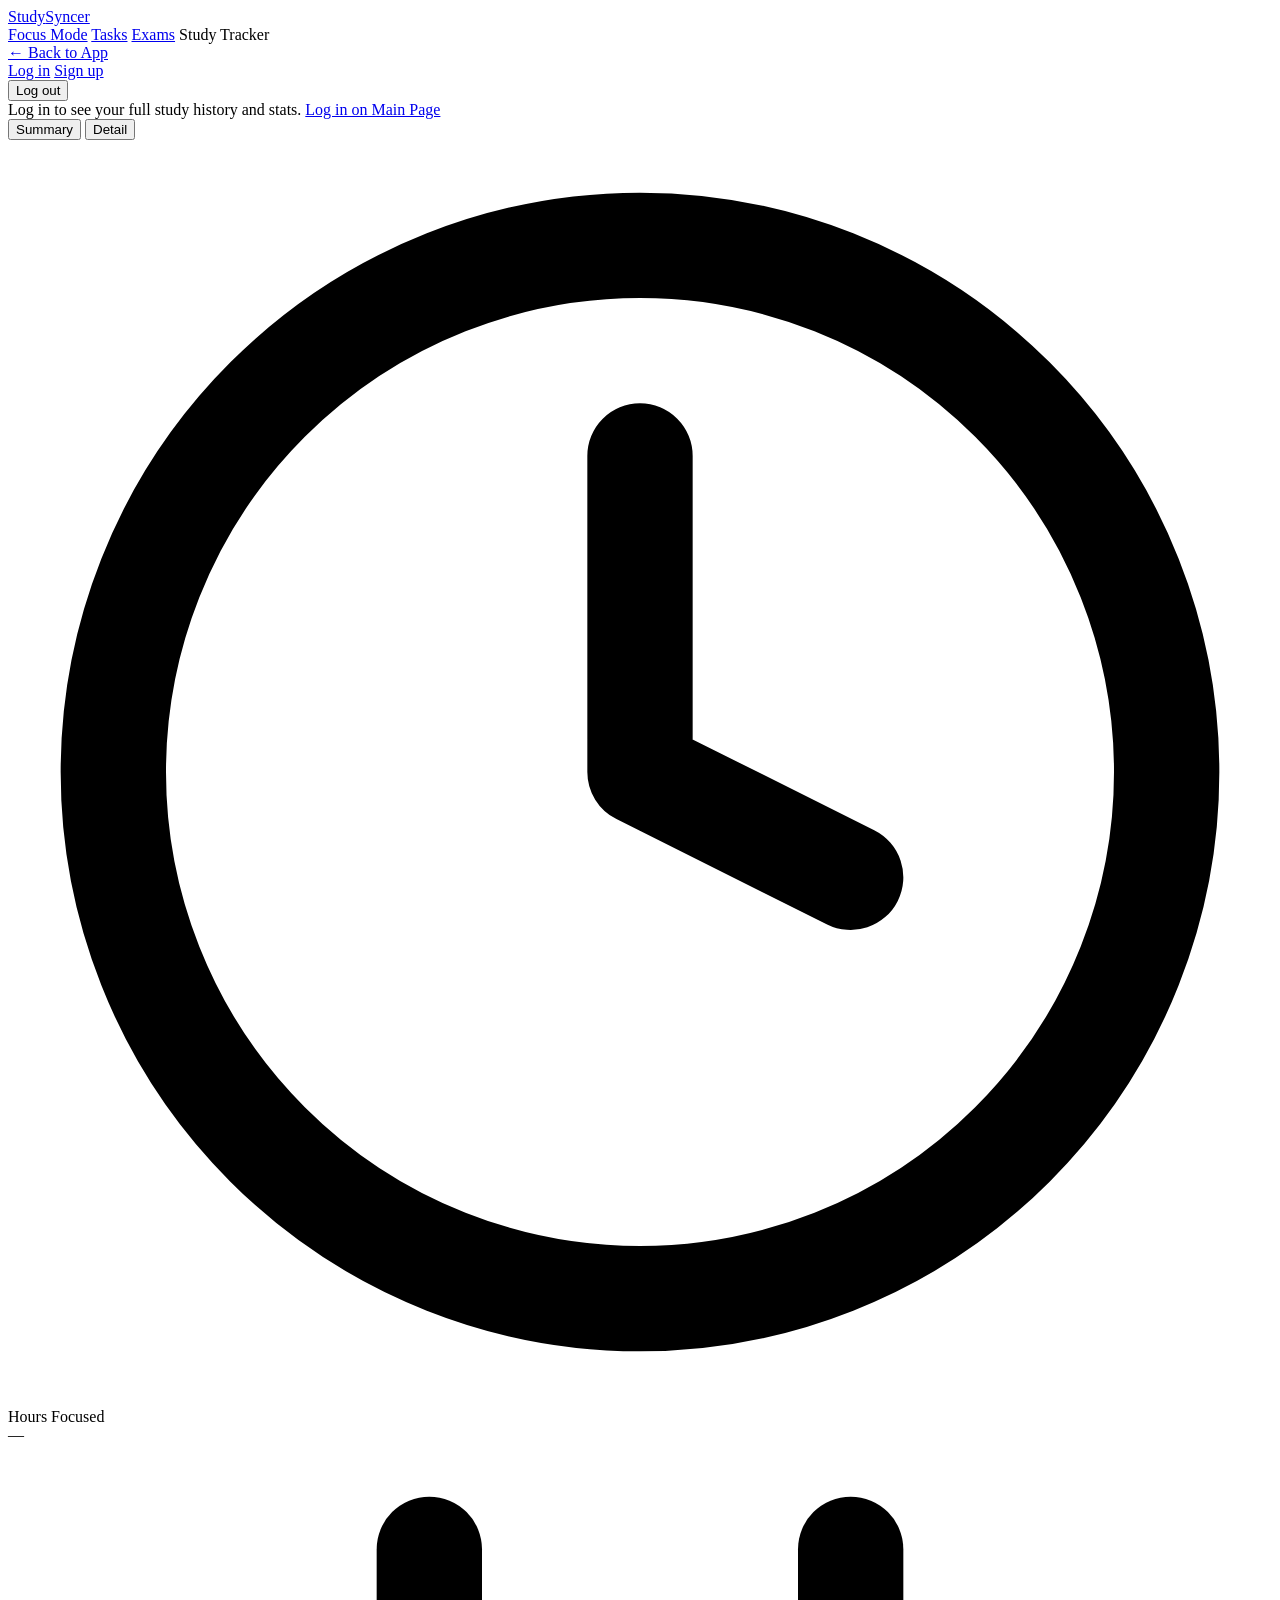
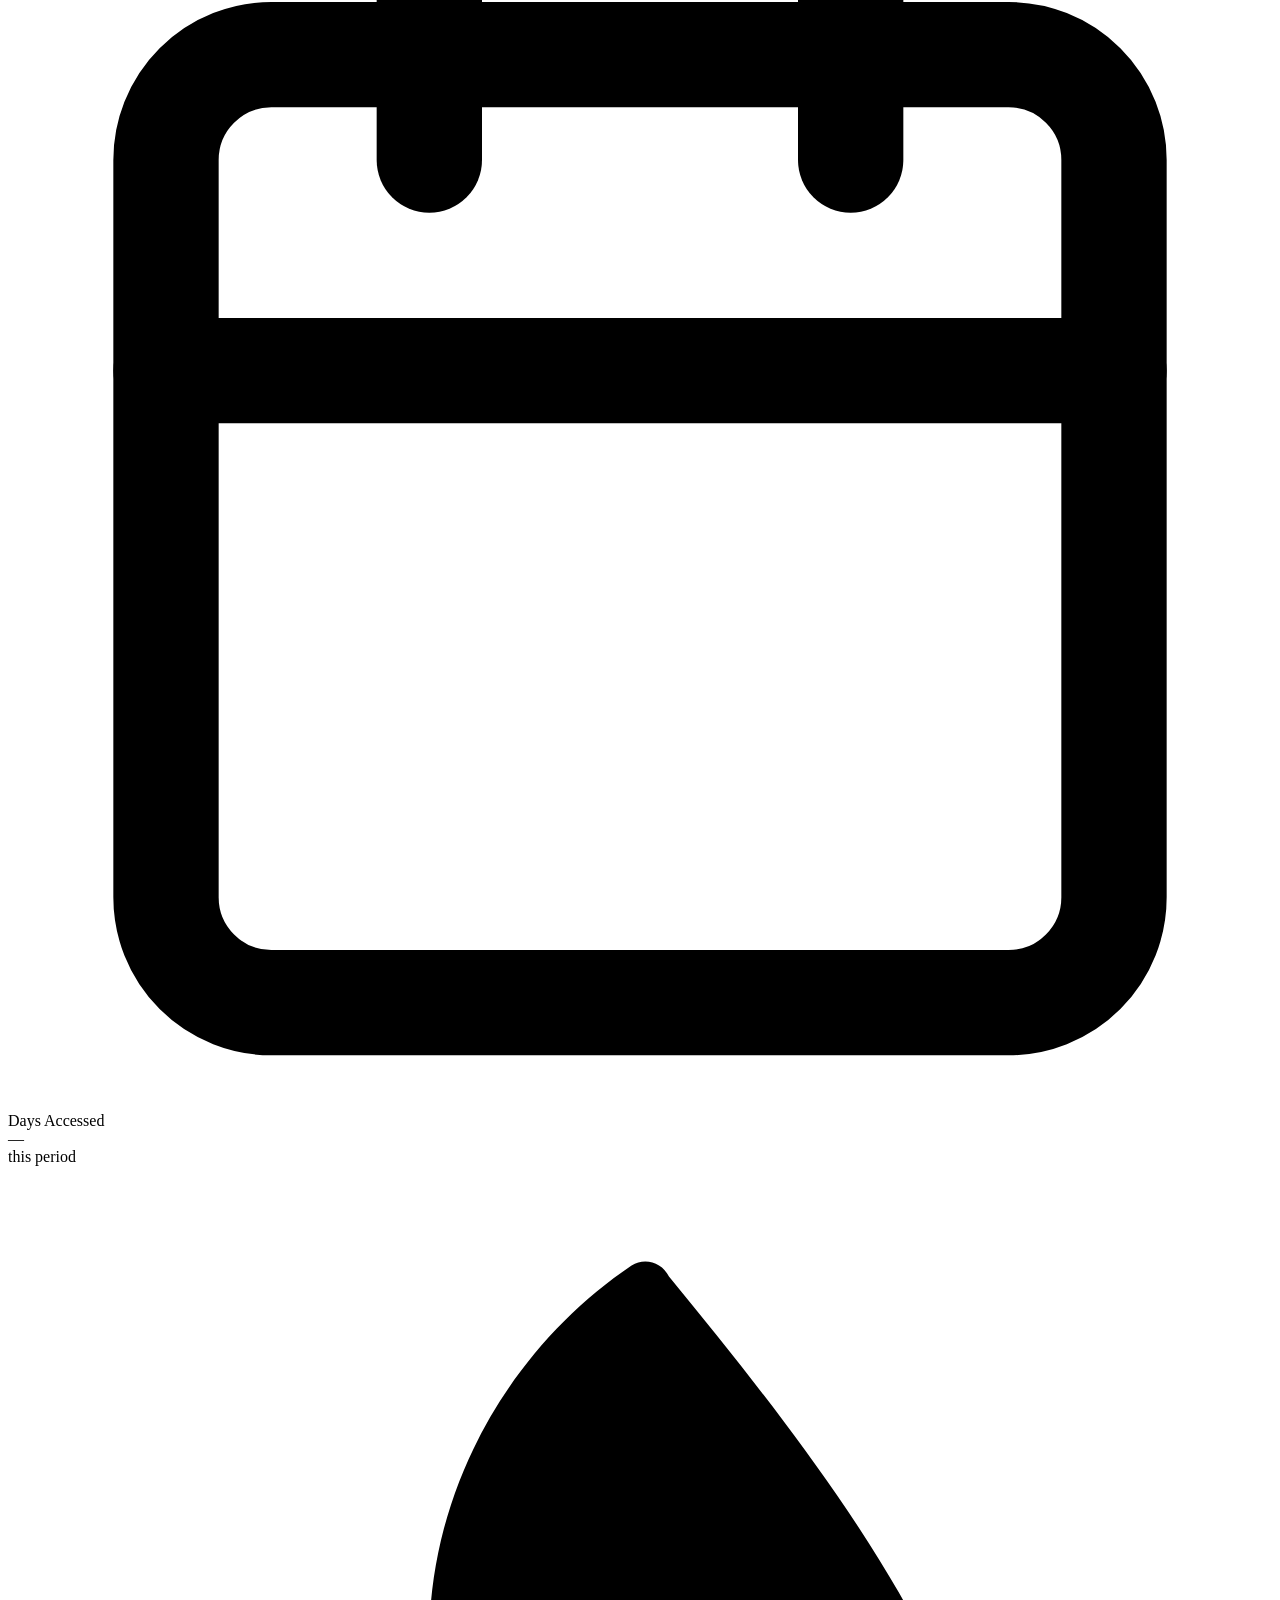
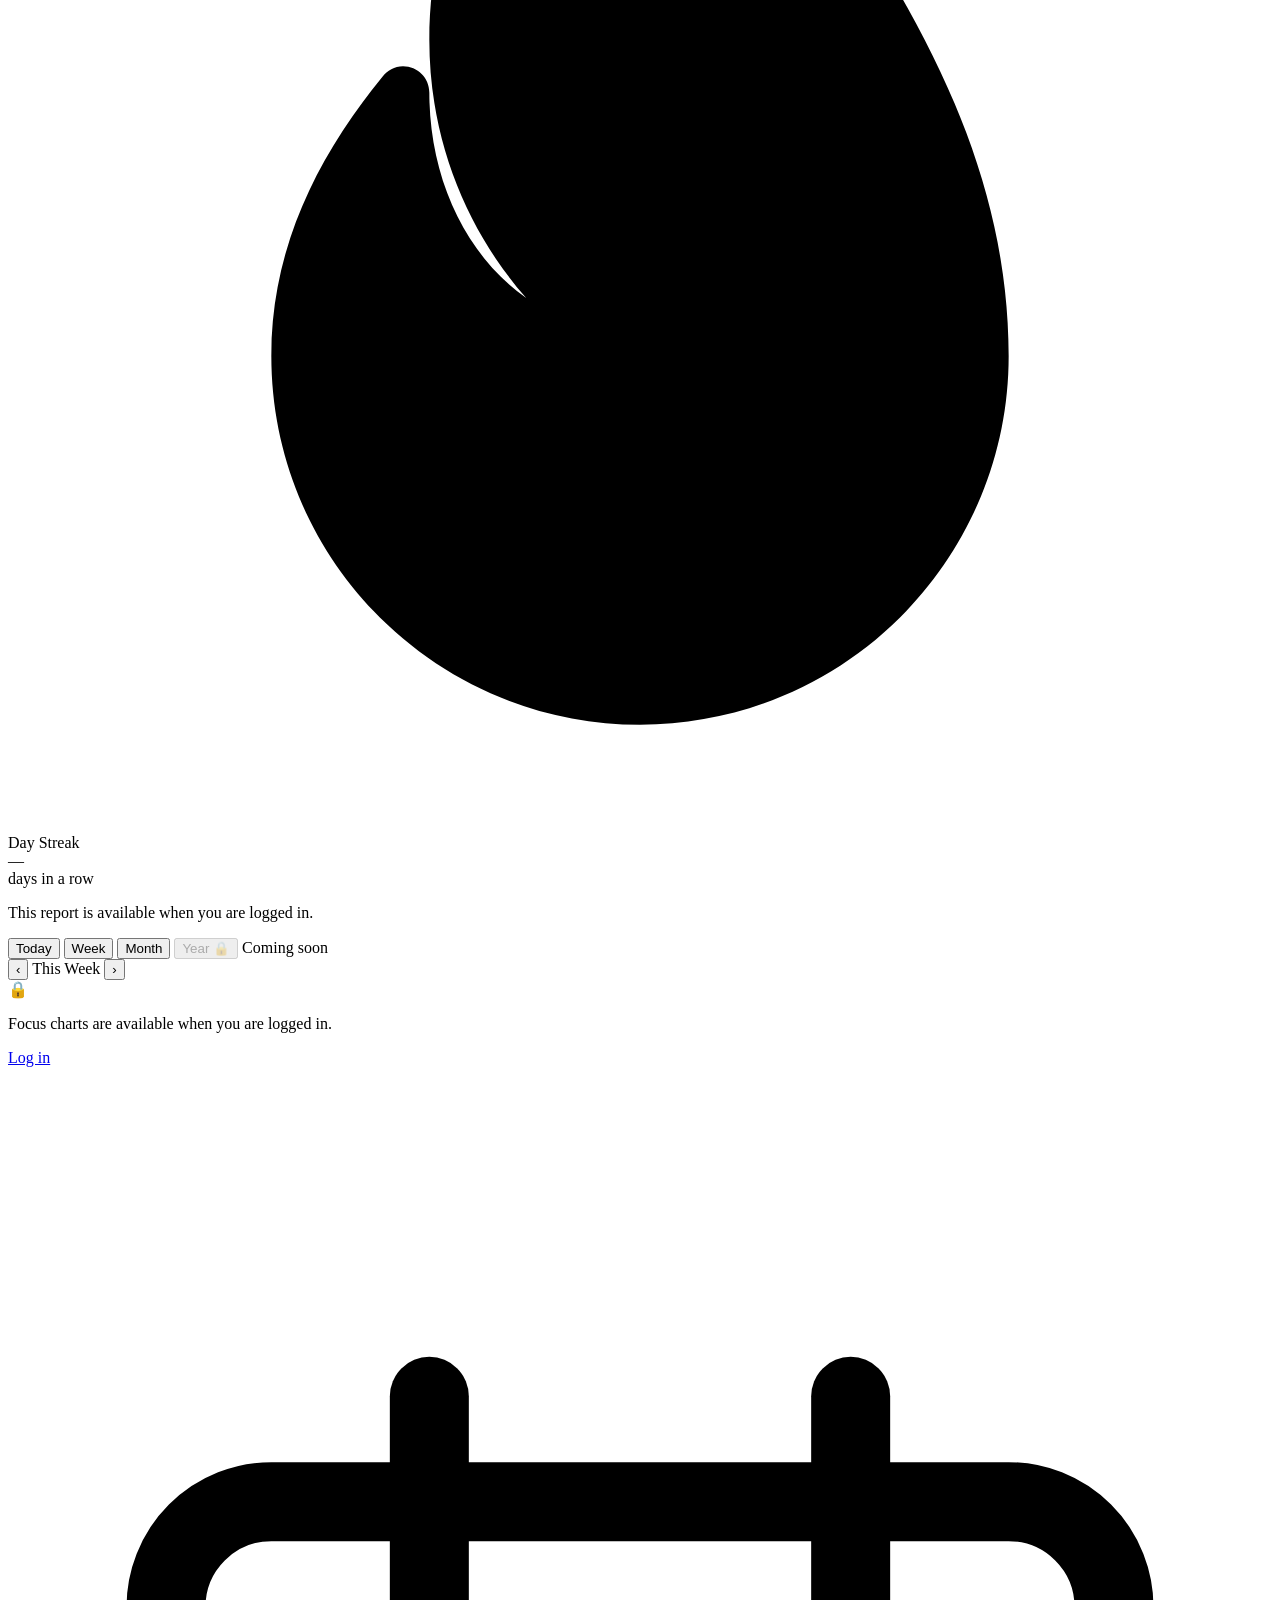
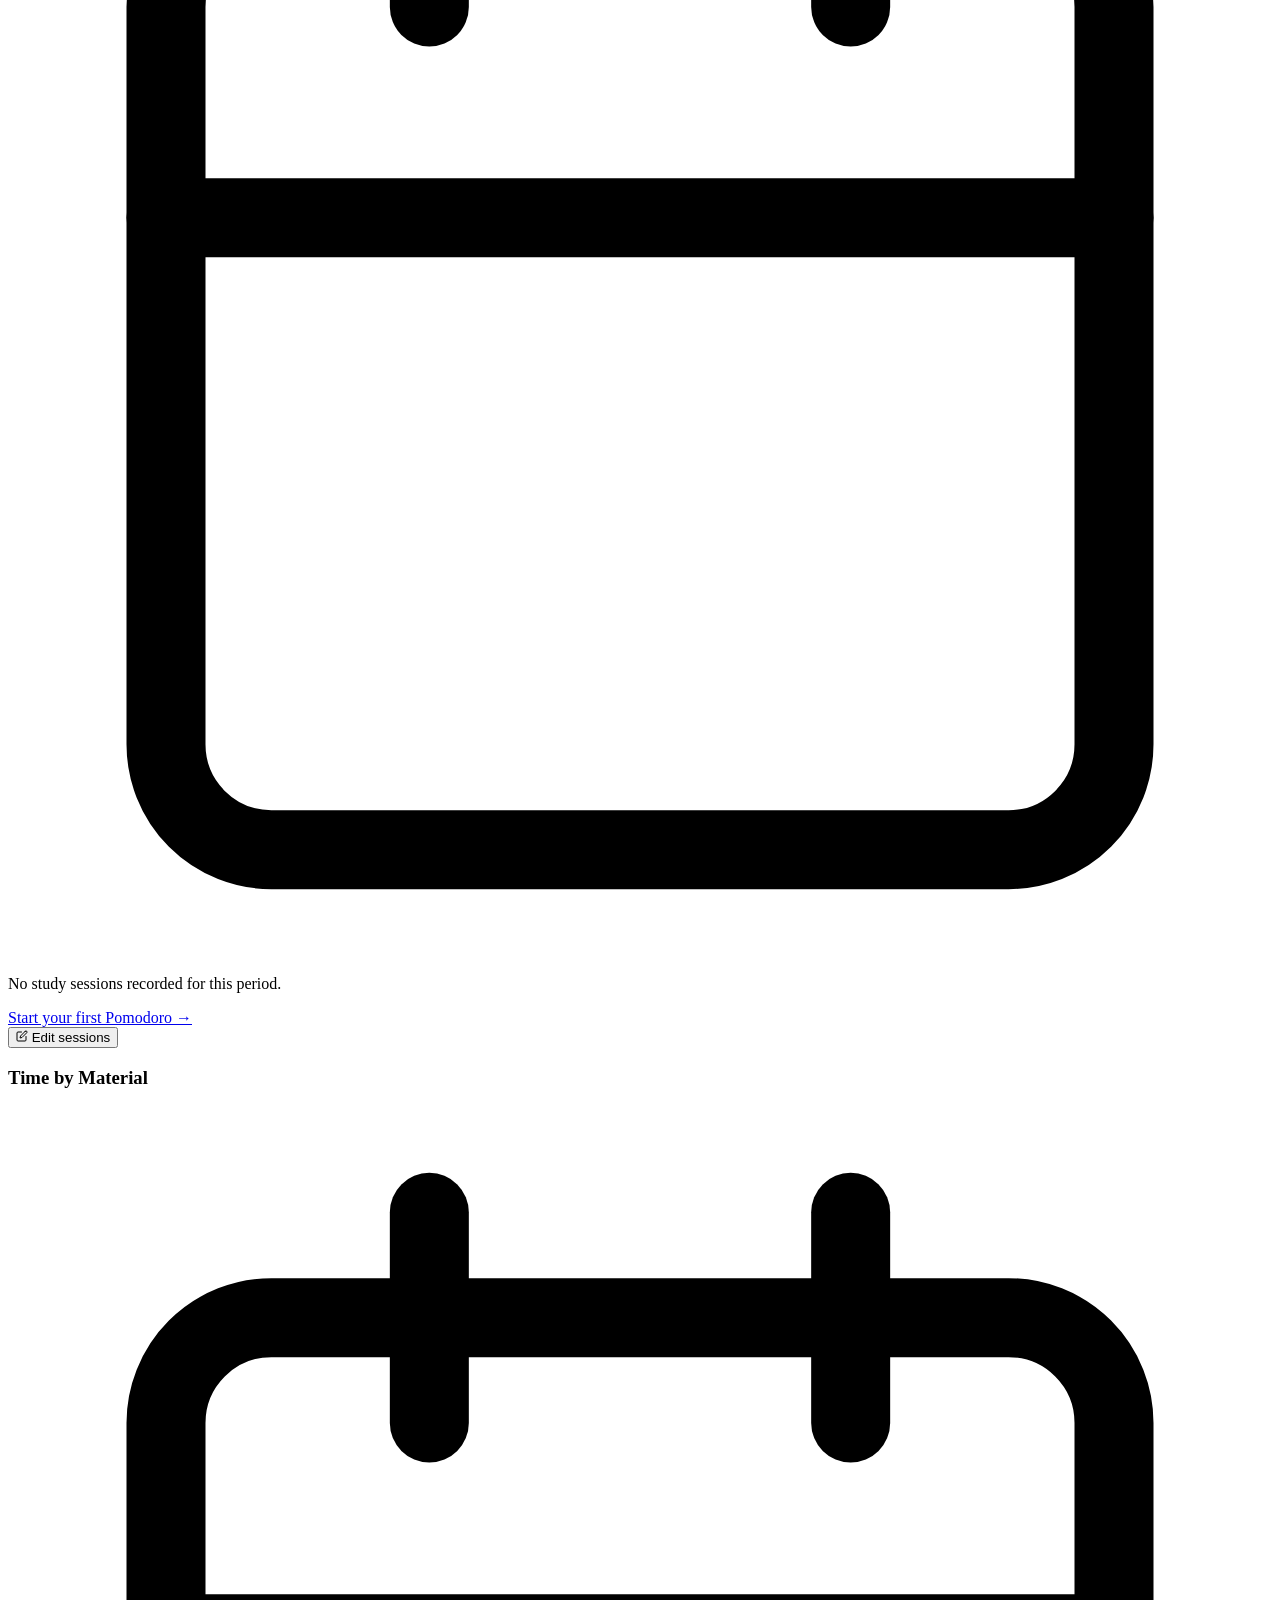
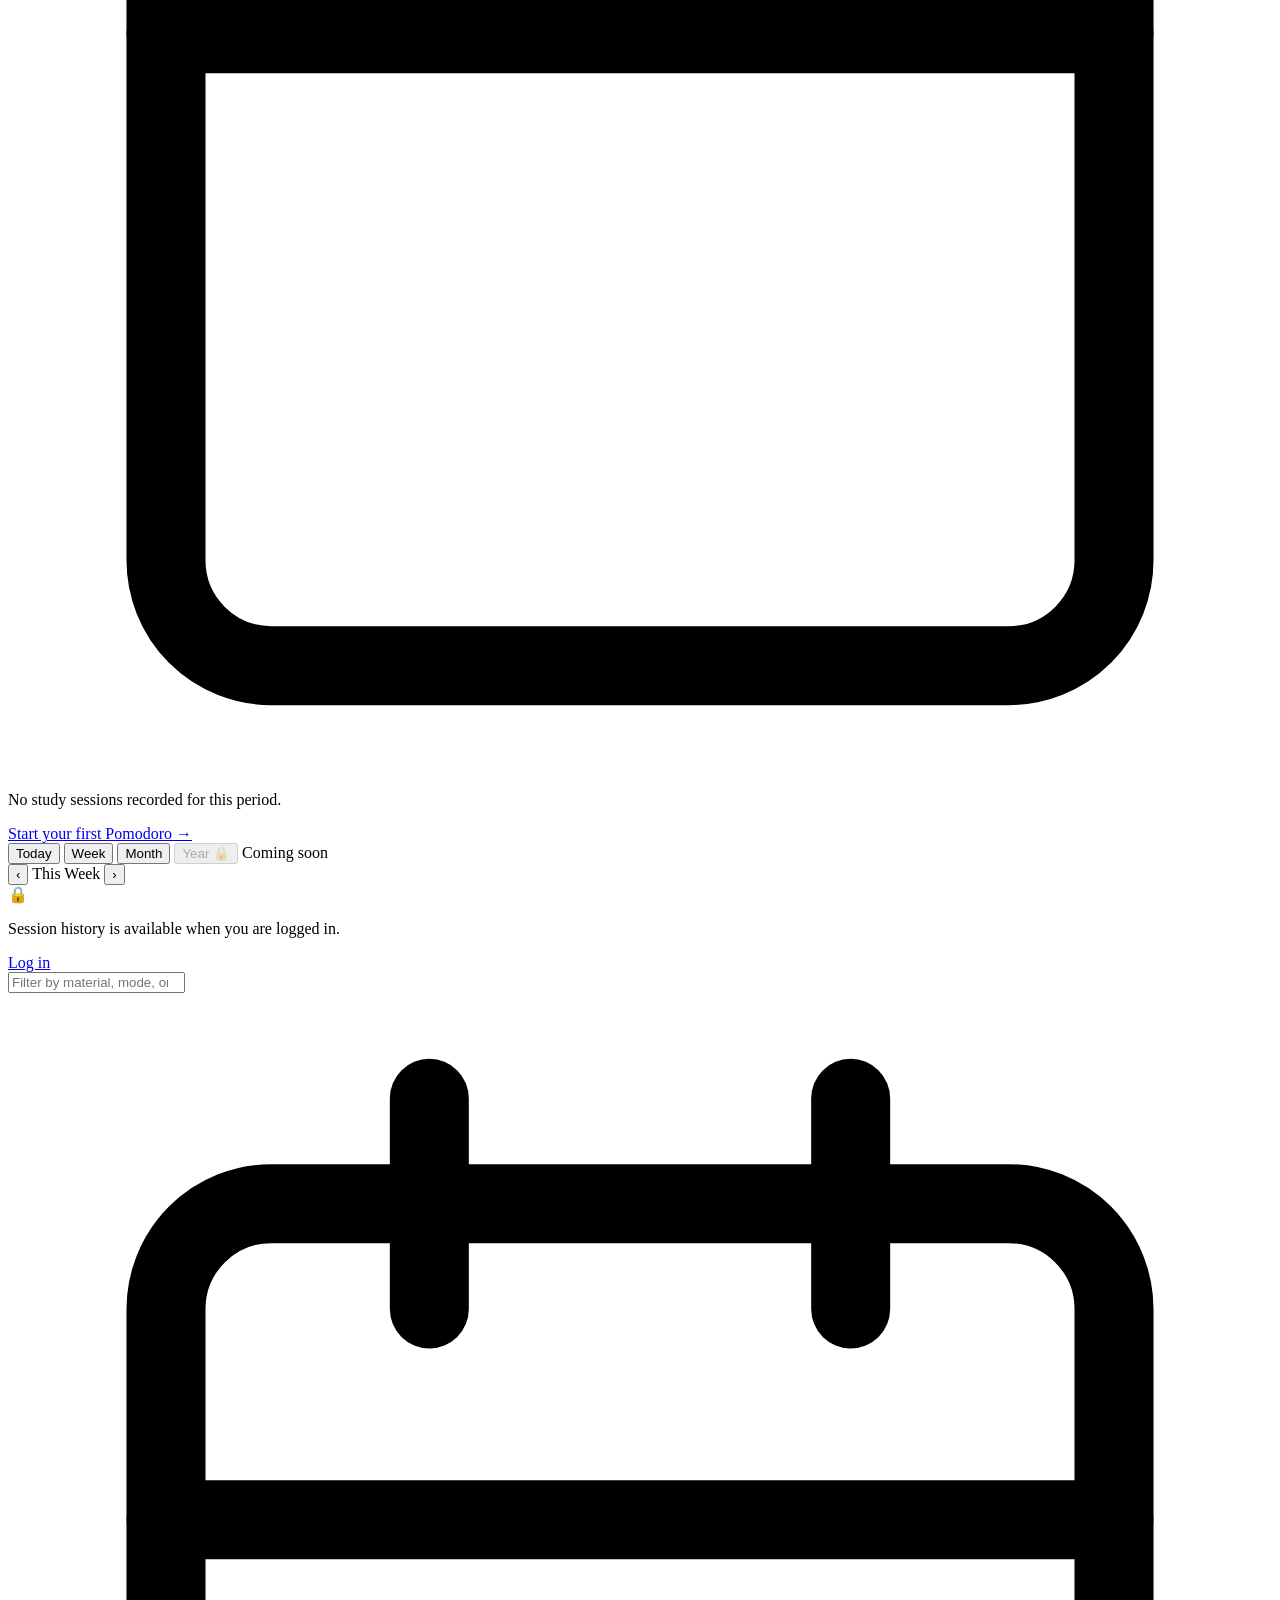
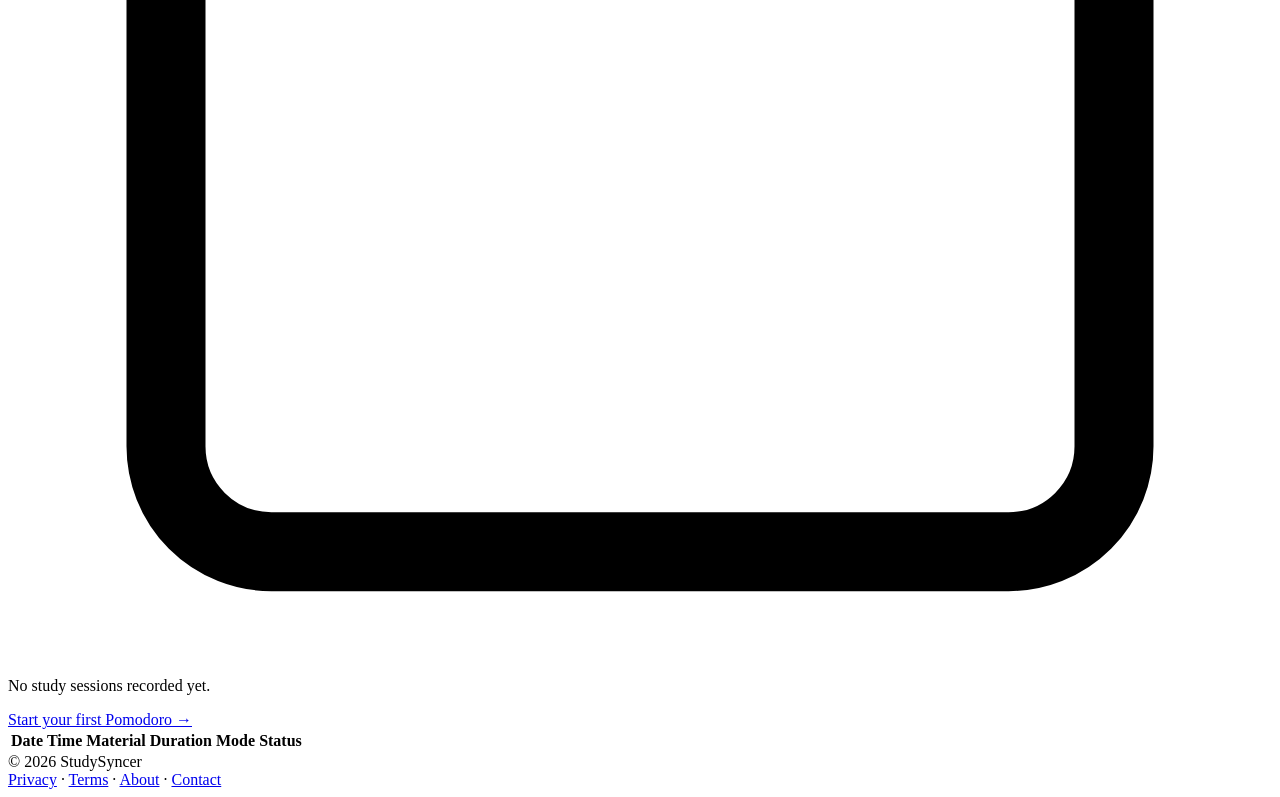
<file: StudySyncer/src/main/resources/templates/tracker.html>
<!DOCTYPE html>
<html xmlns:th="http://www.thymeleaf.org" lang="en">
<head>
    <meta charset="UTF-8" />
    <meta name="viewport" content="width=device-width, initial-scale=1.0" />
    <title>Study Tracker — StudySyncer</title>
    <meta name="description" content="Track your study sessions and daily streaks with StudySyncer's Study Tracker. See weekly focus charts and a breakdown of time by material." />
    <link rel="canonical" href="https://www.studysyncer.com/tracker" />

    <link rel="icon" href="/favicon.ico" />
    <link rel="apple-touch-icon" href="/apple-touch-icon.png" />

    <meta property="og:site_name" content="StudySyncer" />
    <meta property="og:type" content="website" />
    <meta property="og:url" content="https://www.studysyncer.com/tracker" />
    <meta property="og:title" content="Study Tracker — StudySyncer" />
    <meta property="og:description" content="Track your study sessions and daily streaks." />
    <meta property="og:image" content="https://www.studysyncer.com/og-image.png" />

    <meta name="twitter:card" content="summary_large_image" />
    <meta name="twitter:title" content="Study Tracker — StudySyncer" />
    <meta name="twitter:description" content="Track your study sessions and daily streaks." />
    <meta name="twitter:image" content="https://www.studysyncer.com/og-image.png" />

    <link rel="preconnect" href="https://fonts.googleapis.com" />
    <link rel="preconnect" href="https://fonts.gstatic.com" crossorigin />
    <link href="https://fonts.googleapis.com/css2?family=Inter:wght@400;500;600;700&family=JetBrains+Mono:wght@400;600&display=swap" rel="stylesheet" />
    <link rel="stylesheet" th:href="@{/css/style.css}" />
    <link rel="stylesheet" th:href="@{/css/ds.css}" />
</head>
<body>

<header>
    <div class="nav-inner">
        <a href="/" class="nav-logo-link"><span class="logo-study">Study</span><span class="logo-sync">Syncer</span></a>
        <nav class="nav-links">
            <a href="/focus"   class="header-nav-link">Focus Mode</a>
            <a href="/tasks"   class="header-nav-link">Tasks</a>
            <a href="/exams"   class="header-nav-link">Exams</a>
            <span class="nav-page-label">Study Tracker</span>
        </nav>
        <div class="tracker-header-right">
            <a href="/" class="apply-btn tracker-back-btn">&#8592; Back to App</a>
            <div id="auth-bar" class="auth-bar">
                <div id="auth-guest" class="auth-guest hidden">
                    <a href="/" class="auth-link-btn">Log in</a>
                    <a href="/" class="auth-link-btn accent">Sign up</a>
                </div>
                <div id="auth-user" class="auth-user hidden">
                    <span id="auth-username" class="auth-username"></span>
                    <button class="auth-link-btn" onclick="trackerLogout()">Log out</button>
                </div>
            </div>
        </div>
    </div>
</header>

<main class="tracker-main">

    <!-- Guest banner -->
    <div id="tracker-guest-banner" class="tracker-guest-banner hidden">
        <span>Log in to see your full study history and stats.</span>
        <a href="/" class="apply-btn">Log in on Main Page</a>
    </div>

    <!-- Tab bar -->
    <div class="tracker-tab-bar">
        <button class="tracker-tab active" data-tab="summary"   onclick="switchTab('summary')">Summary</button>
        <button class="tracker-tab"        data-tab="detail"    onclick="switchTab('detail')">Detail</button>
    </div>

    <!-- ══════════════════════════════════════════════════
         SUMMARY TAB
         ══════════════════════════════════════════════════ -->
    <div id="tab-summary" class="tracker-panel">

        <!-- Stat cards -->
        <div class="tracker-stat-section">
            <div class="tracker-stat-cards">

                <!-- Hours Focused -->
                <div class="tracker-stat-card">
                    <div class="stat-icon-wrap stat-icon-hours">
                        <svg viewBox="0 0 24 24" fill="none" stroke="currentColor" stroke-width="2"
                             stroke-linecap="round" stroke-linejoin="round">
                            <circle cx="12" cy="12" r="10"/>
                            <polyline points="12 6 12 12 16 14"/>
                        </svg>
                    </div>
                    <div class="stat-info">
                        <div class="stat-label">Hours Focused</div>
                        <div class="stat-value" id="stat-hours-val">—</div>
                        <div class="stat-sub"   id="stat-hours-sub"></div>
                    </div>
                </div>

                <!-- Days Accessed -->
                <div class="tracker-stat-card">
                    <div class="stat-icon-wrap stat-icon-days">
                        <svg viewBox="0 0 24 24" fill="none" stroke="currentColor" stroke-width="2"
                             stroke-linecap="round" stroke-linejoin="round">
                            <rect x="3" y="4" width="18" height="18" rx="2" ry="2"/>
                            <line x1="16" y1="2" x2="16" y2="6"/>
                            <line x1="8"  y1="2" x2="8"  y2="6"/>
                            <line x1="3"  y1="10" x2="21" y2="10"/>
                        </svg>
                    </div>
                    <div class="stat-info">
                        <div class="stat-label">Days Accessed</div>
                        <div class="stat-value" id="stat-days-val">—</div>
                        <div class="stat-sub">this period</div>
                    </div>
                </div>

                <!-- Day Streak -->
                <div class="tracker-stat-card">
                    <div class="stat-icon-wrap stat-icon-streak">
                        <svg viewBox="0 0 24 24" fill="currentColor" stroke="none">
                            <path d="M12.55 2.1c-.13-.27-.46-.37-.71-.21C9.6 3.4 8 6.05 8 9c0 1.89.7 3.6 1.84 4.9C8.67 13.07 8 11.6 8 10c0-.28-.22-.5-.5-.5-.16 0-.3.08-.39.2C5.83 11.26 5 13 5 15c0 3.87 3.13 7 7 7s7-3.13 7-7c0-4.55-2.78-8.44-6.45-12.9z"/>
                        </svg>
                    </div>
                    <div class="stat-info">
                        <div class="stat-label">Day Streak</div>
                        <div class="stat-value" id="stat-streak-val">—</div>
                        <div class="stat-sub">days in a row</div>
                    </div>
                </div>

            </div>
            <!-- Guest overlay covers all three stat cards -->
            <div id="guest-stat-overlay" class="guest-stat-overlay hidden">
                <p>This report is available when you are logged in.</p>
            </div>
        </div>

        <!-- Focus chart card -->
        <div class="tracker-card">
            <div class="tracker-card-header chart-card-header">
                <div class="tracker-card-header-left">
                    <div class="range-toggle">
                        <button class="range-btn"        data-range="today" onclick="setRange('today')">Today</button>
                        <button class="range-btn active" data-range="week"  onclick="setRange('week')">Week</button>
                        <button class="range-btn"        data-range="month" onclick="setRange('month')">Month</button>
                        <!-- Year is locked — coming soon. The span wraps the disabled button
                             so the tooltip is reachable by keyboard: the wrapper itself is
                             focusable (tabindex=0) and its :focus-within reveals the tip. -->
                        <span class="range-btn-year-wrap" tabindex="0" role="button"
                              aria-disabled="true" aria-label="Year view — coming soon">
                            <button class="range-btn" data-range="year" disabled tabindex="-1">
                                Year <span class="year-lock-icon">&#128274;</span>
                            </button>
                            <span class="year-lock-tip">Coming soon</span>
                        </span>
                    </div>
                </div>
                <div class="tracker-card-header-center">
                    <span class="period-total-label" id="period-total-label"></span>
                </div>
                <div class="tracker-card-header-right">
                    <div class="period-nav">
                        <button class="period-nav-btn" onclick="navigatePeriod(-1)" title="Previous period" aria-label="Previous period">&#8249;</button>
                        <span   class="period-label"   id="period-label">This Week</span>
                        <button class="period-nav-btn" onclick="navigatePeriod(1)" id="btn-next-period" title="Next period" aria-label="Next period">&#8250;</button>
                    </div>
                </div>
            </div>

            <!-- Locked state (guests) -->
            <div id="chart-guest-lock" class="tracker-lock hidden">
                <div class="tracker-lock-icon">&#128274;</div>
                <p>Focus charts are available when you are logged in.</p>
                <a href="/" class="apply-btn">Log in</a>
            </div>

            <!-- Chart area (logged-in users) -->
            <div id="chart-area">
                <div id="chart-total" class="chart-total-label"></div>
                <div class="chart-canvas-wrap">
                    <canvas id="focus-chart" height="220"></canvas>
                    <div id="chart-tooltip" class="chart-tooltip hidden"></div>
                </div>
                <div id="chart-empty" class="tracker-empty-cta hidden">
                    <div class="tracker-empty-cta-icon" aria-hidden="true">
                        <svg viewBox="0 0 24 24" fill="none" stroke="currentColor" stroke-width="1.5"
                             stroke-linecap="round" stroke-linejoin="round">
                            <rect x="3" y="4" width="18" height="18" rx="2"/>
                            <line x1="16" y1="2" x2="16" y2="6"/>
                            <line x1="8"  y1="2" x2="8"  y2="6"/>
                            <line x1="3"  y1="10" x2="21" y2="10"/>
                        </svg>
                    </div>
                    <p class="tracker-empty-cta-text">No study sessions recorded for this period.</p>
                    <a href="/" class="apply-btn tracker-empty-cta-btn">Start your first Pomodoro →</a>
                </div>
                <button class="chart-edit-btn" id="chart-edit-btn" onclick="showEditToast()">
                    <svg width="12" height="12" viewBox="0 0 24 24" fill="none" stroke="currentColor"
                         stroke-width="2" stroke-linecap="round" stroke-linejoin="round">
                        <path d="M11 4H4a2 2 0 0 0-2 2v14a2 2 0 0 0 2 2h14a2 2 0 0 0 2-2v-7"/>
                        <path d="M18.5 2.5a2.121 2.121 0 0 1 3 3L12 15l-4 1 1-4 9.5-9.5z"/>
                    </svg>
                    Edit sessions
                </button>
            </div>
        </div>

        <!-- Material / project breakdown -->
        <div class="tracker-card" id="material-card">
            <h3 class="tracker-section-title">Time by Material</h3>
            <div id="material-list">
                <div class="tracker-empty-cta">
                    <div class="tracker-empty-cta-icon" aria-hidden="true">
                        <svg viewBox="0 0 24 24" fill="none" stroke="currentColor" stroke-width="1.5"
                             stroke-linecap="round" stroke-linejoin="round">
                            <rect x="3" y="4" width="18" height="18" rx="2"/>
                            <line x1="16" y1="2" x2="16" y2="6"/>
                            <line x1="8"  y1="2" x2="8"  y2="6"/>
                            <line x1="3"  y1="10" x2="21" y2="10"/>
                        </svg>
                    </div>
                    <p class="tracker-empty-cta-text">No study sessions recorded for this period.</p>
                    <a href="/" class="apply-btn tracker-empty-cta-btn">Start your first Pomodoro →</a>
                </div>
            </div>
        </div>

    </div><!-- /tab-summary -->

    <!-- ══════════════════════════════════════════════════
         DETAIL TAB
         ══════════════════════════════════════════════════ -->
    <div id="tab-detail" class="tracker-panel hidden">
        <div class="tracker-card">
            <div class="tracker-card-header chart-card-header">
                <div class="tracker-card-header-left">
                    <div class="range-toggle">
                        <button class="range-btn"        data-range="today" onclick="setRange('today')">Today</button>
                        <button class="range-btn active" data-range="week"  onclick="setRange('week')">Week</button>
                        <button class="range-btn"        data-range="month" onclick="setRange('month')">Month</button>
                        <span class="range-btn-year-wrap" tabindex="0" role="button"
                              aria-disabled="true" aria-label="Year view — coming soon">
                            <button class="range-btn" data-range="year" disabled tabindex="-1">
                                Year <span class="year-lock-icon">&#128274;</span>
                            </button>
                            <span class="year-lock-tip">Coming soon</span>
                        </span>
                    </div>
                </div>
                <div class="tracker-card-header-center">
                    <span class="period-total-label" id="period-total-label-detail"></span>
                </div>
                <div class="tracker-card-header-right">
                    <div class="period-nav">
                        <button class="period-nav-btn" onclick="navigatePeriod(-1)" title="Previous period" aria-label="Previous period">&#8249;</button>
                        <span   class="period-label"   id="detail-period-label">This Week</span>
                        <button class="period-nav-btn" onclick="navigatePeriod(1)" title="Next period" aria-label="Next period">&#8250;</button>
                    </div>
                </div>
            </div>

            <!-- Locked state (guests) -->
            <div id="detail-guest-lock" class="tracker-lock hidden">
                <div class="tracker-lock-icon">&#128274;</div>
                <p>Session history is available when you are logged in.</p>
                <a href="/" class="apply-btn">Log in</a>
            </div>

            <!-- Session table (logged-in users) -->
            <div id="session-list-area">

                <div class="session-search-wrap" id="session-search-wrap">
                    <input type="search" id="session-search" class="session-search-input"
                           placeholder="Filter by material, mode, or date…"
                           oninput="filterSessions()"
                           aria-label="Filter sessions" />
                </div>

                <div id="sessions-empty" class="tracker-empty-cta">
                    <div class="tracker-empty-cta-icon" aria-hidden="true">
                        <svg viewBox="0 0 24 24" fill="none" stroke="currentColor" stroke-width="1.5"
                             stroke-linecap="round" stroke-linejoin="round">
                            <rect x="3" y="4" width="18" height="18" rx="2"/>
                            <line x1="16" y1="2" x2="16" y2="6"/>
                            <line x1="8"  y1="2" x2="8"  y2="6"/>
                            <line x1="3"  y1="10" x2="21" y2="10"/>
                        </svg>
                    </div>
                    <p class="tracker-empty-cta-text">No study sessions recorded yet.</p>
                    <a href="/" class="apply-btn tracker-empty-cta-btn">Start your first Pomodoro →</a>
                </div>
                <div class="table-wrap">
                    <table id="sessions-table" class="results-table hidden">
                        <thead>
                            <tr>
                                <th>Date</th>
                                <th>Time</th>
                                <th>Material</th>
                                <th>Duration</th>
                                <th>Mode</th>
                                <th>Status</th>
                            </tr>
                        </thead>
                        <tbody id="sessions-body"></tbody>
                    </table>
                </div>
            </div>
        </div>
    </div><!-- /tab-detail -->

</main>


<footer class="site-footer">
    <span>© 2026 StudySyncer</span>
    <div class="site-footer-links">
        <a href="/privacy">Privacy</a>
        <span class="site-footer-sep">·</span>
        <a href="/terms">Terms</a>
        <span class="site-footer-sep">·</span>
        <a href="/about">About</a>
        <span class="site-footer-sep">·</span>
        <a href="mailto:[CONTACT_EMAIL_TO_FILL]">Contact</a>
    </div>
</footer>

<script th:src="@{/js/tracker.js}"></script>
</body>
</html>
</file>
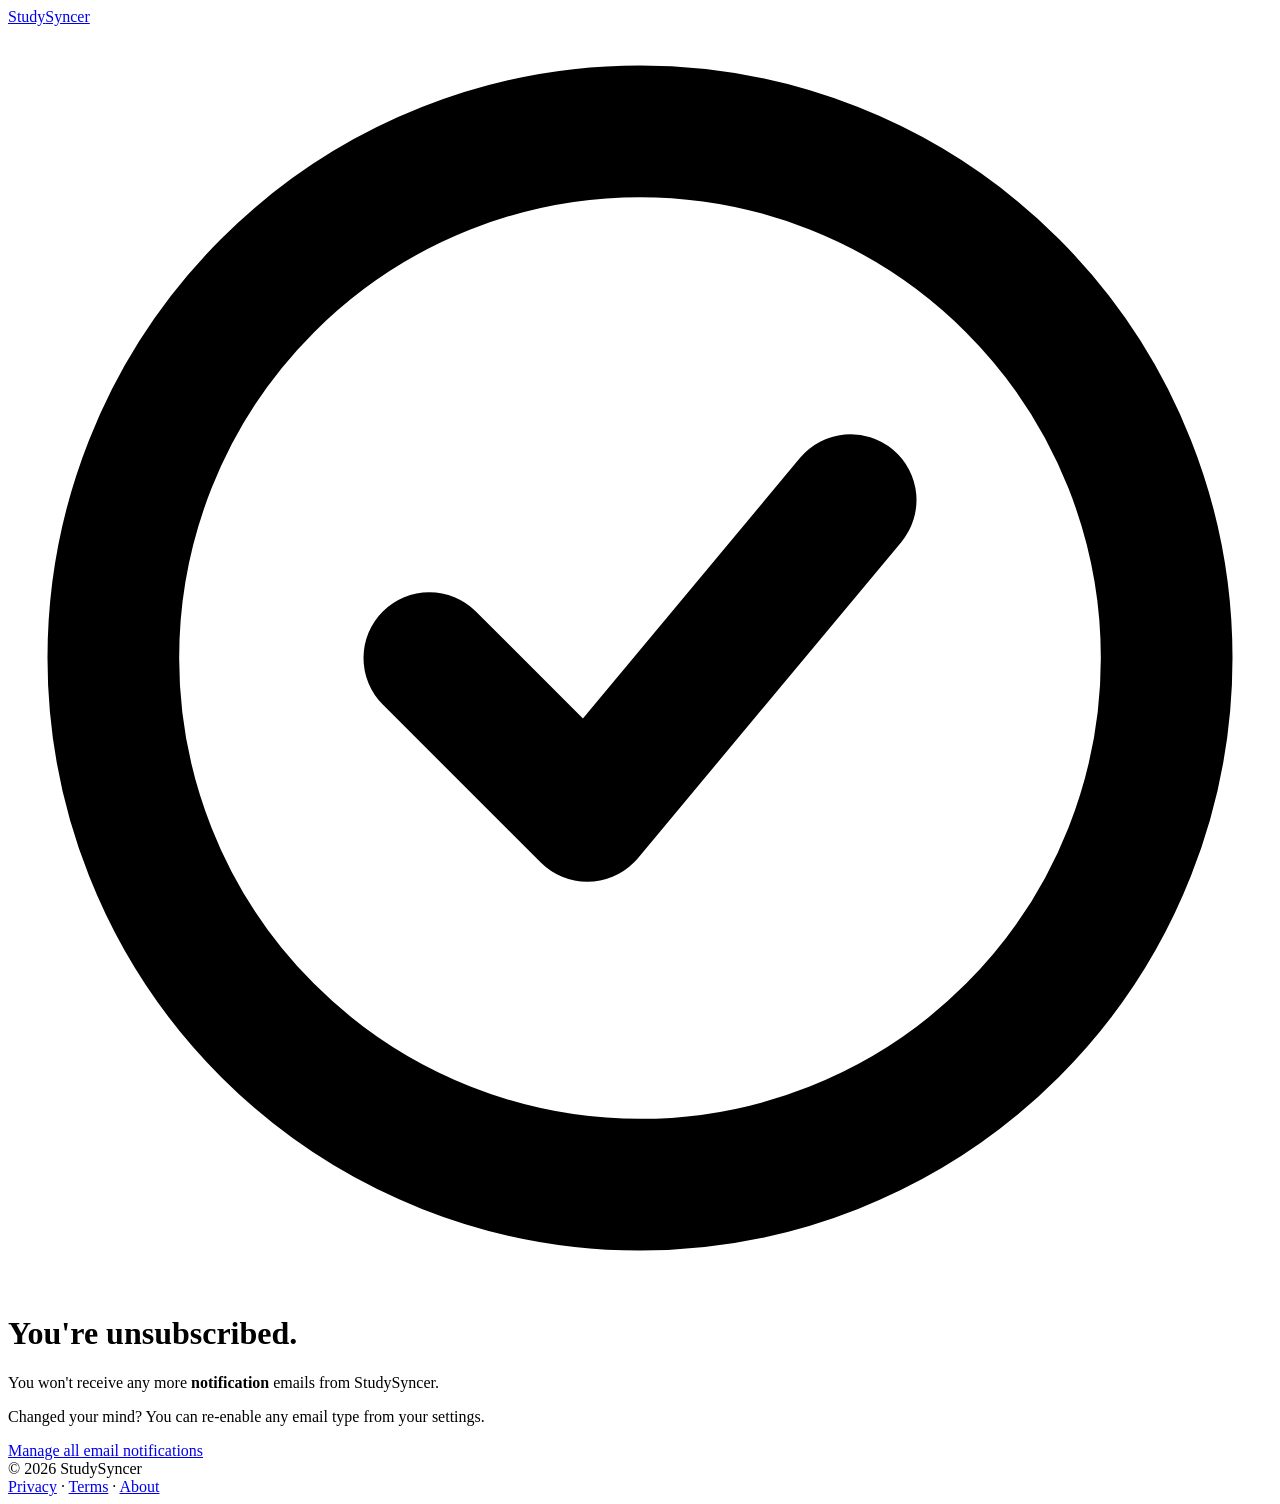
<file: StudySyncer/src/main/resources/templates/unsubscribed.html>
<!DOCTYPE html>
<html xmlns:th="http://www.thymeleaf.org" lang="en">
<head>
    <meta charset="UTF-8" />
    <meta name="viewport" content="width=device-width, initial-scale=1.0" />
    <title>Unsubscribed — StudySyncer</title>
    <meta name="robots" content="noindex" />
    <link rel="icon" href="/favicon.ico" />
    <link rel="preconnect" href="https://fonts.googleapis.com" />
    <link rel="preconnect" href="https://fonts.gstatic.com" crossorigin />
    <link href="https://fonts.googleapis.com/css2?family=Inter:wght@400;500;600;700&display=swap" rel="stylesheet" />
    <link rel="stylesheet" th:href="@{/css/style.css}" />
    <link rel="stylesheet" th:href="@{/css/ds.css}" />
</head>
<body>

<header>
    <div class="nav-inner">
        <a href="/" class="nav-logo-link"><span class="logo-study">Study</span><span class="logo-sync">Syncer</span></a>
    </div>
</header>

<main class="unsubscribed-page">
    <div class="unsubscribed-card">
        <div class="unsubscribed-check" aria-hidden="true">
            <svg viewBox="0 0 24 24" fill="none" stroke="currentColor" stroke-width="2.5"
                 stroke-linecap="round" stroke-linejoin="round">
                <circle cx="12" cy="12" r="10"/>
                <polyline points="8 12 11 15 16 9"/>
            </svg>
        </div>
        <h1 class="unsubscribed-title">You're unsubscribed.</h1>
        <p class="unsubscribed-sub">
            You won't receive any more <strong th:text="${emailTypeLabel} ?: 'notification'">notification</strong>
            emails from StudySyncer.
        </p>
        <p class="unsubscribed-sub">
            Changed your mind? You can re-enable any email type from your settings.
        </p>
        <div class="unsubscribed-actions">
            <a href="/" class="save-btn shine-btn">Manage all email notifications</a>
        </div>
    </div>
</main>

<footer class="site-footer">
    <span>© 2026 StudySyncer</span>
    <div class="site-footer-links">
        <a href="/privacy">Privacy</a>
        <span class="site-footer-sep">·</span>
        <a href="/terms">Terms</a>
        <span class="site-footer-sep">·</span>
        <a href="/about">About</a>
    </div>
</footer>

</body>
</html>
</file>
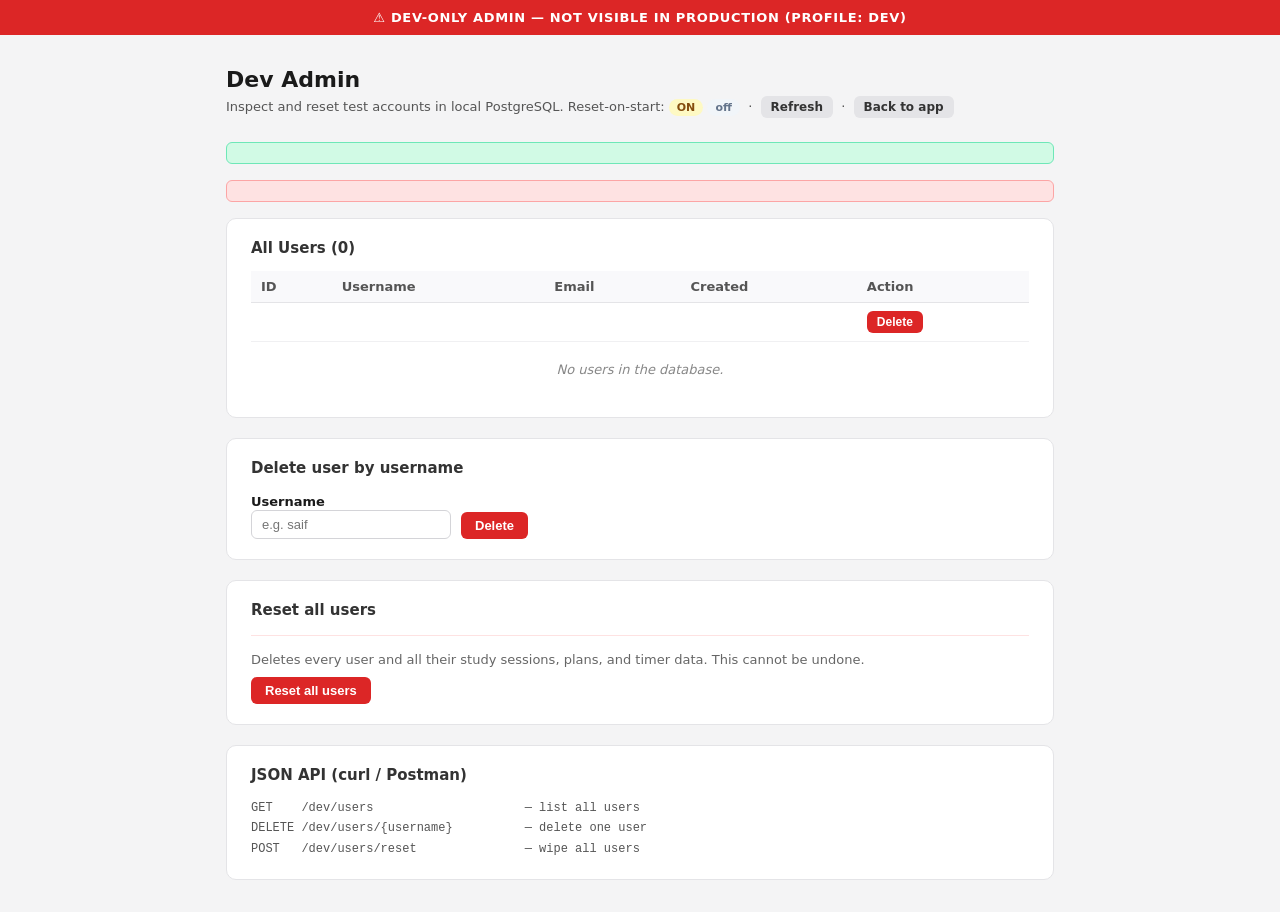
<file: StudySyncer/src/main/resources/templates/dev/admin.html>
<!DOCTYPE html>
<html xmlns:th="http://www.thymeleaf.org" lang="en">
<head>
    <meta charset="UTF-8" />
    <title>Dev Admin — StudySyncer</title>
    <style>
        *, *::before, *::after { box-sizing: border-box; margin: 0; padding: 0; }
        body { font-family: system-ui, sans-serif; background: #f4f4f5; color: #1a1a1a; }

        /* ── Warning banner ── */
        .dev-banner {
            background: #dc2626; color: #fff;
            padding: 10px 20px; font-weight: 700; font-size: 13px;
            letter-spacing: .05em; text-transform: uppercase; text-align: center;
        }

        /* ── Layout ── */
        .page { max-width: 860px; margin: 32px auto; padding: 0 16px; }
        h1 { font-size: 22px; margin-bottom: 4px; }
        .subtitle { color: #555; font-size: 13px; margin-bottom: 24px; }

        /* ── Messages ── */
        .msg { background: #d1fae5; border: 1px solid #6ee7b7; color: #065f46;
               border-radius: 6px; padding: 10px 14px; margin-bottom: 16px; font-size: 14px; }
        .err { background: #fee2e2; border: 1px solid #fca5a5; color: #991b1b;
               border-radius: 6px; padding: 10px 14px; margin-bottom: 16px; font-size: 14px; }

        /* ── Cards ── */
        .card { background: #fff; border: 1px solid #e4e4e7; border-radius: 10px;
                padding: 20px 24px; margin-bottom: 20px; }
        .card h2 { font-size: 15px; margin-bottom: 14px; color: #333; }

        /* ── Users table ── */
        table { width: 100%; border-collapse: collapse; font-size: 13px; }
        th { text-align: left; padding: 8px 10px; background: #f9f9fb;
             border-bottom: 1px solid #e4e4e7; color: #555; font-weight: 600; }
        td { padding: 8px 10px; border-bottom: 1px solid #f0f0f2; }
        tr:last-child td { border-bottom: none; }
        .empty-row td { color: #888; font-style: italic; text-align: center; padding: 20px; }

        /* ── Buttons ── */
        .btn { display: inline-block; padding: 6px 14px; border-radius: 6px; font-size: 13px;
               font-weight: 600; border: none; cursor: pointer; text-decoration: none; }
        .btn-red   { background: #dc2626; color: #fff; }
        .btn-red:hover { background: #b91c1c; }
        .btn-gray  { background: #e4e4e7; color: #333; }
        .btn-gray:hover { background: #d4d4d8; }
        .btn-sm    { padding: 4px 10px; font-size: 12px; }

        /* ── Delete form inline ── */
        .action-row { display: flex; gap: 10px; align-items: flex-end; flex-wrap: wrap; }
        .action-row label { font-size: 13px; font-weight: 600; }
        .action-row input[type=text] {
            padding: 6px 10px; border: 1px solid #d4d4d8; border-radius: 6px;
            font-size: 13px; width: 200px; }

        /* ── Reset section ── */
        .reset-section { border-top: 1px solid #fee2e2; margin-top: 16px; padding-top: 16px; }
        .reset-section p { font-size: 13px; color: #666; margin-bottom: 10px; }

        /* ── Reset-on-start badge ── */
        .badge { display: inline-block; padding: 2px 8px; border-radius: 99px;
                 font-size: 11px; font-weight: 700; }
        .badge-on  { background: #fef9c3; color: #854d0e; }
        .badge-off { background: #f1f5f9; color: #64748b; }
    </style>
</head>
<body>

<div class="dev-banner">
    ⚠ DEV-ONLY ADMIN — Not visible in production (profile: dev)
</div>

<div class="page">
    <h1>Dev Admin</h1>
    <p class="subtitle">
        Inspect and reset test accounts in local PostgreSQL.
        Reset-on-start:
        <span th:if="${resetOnStart}"  class="badge badge-on">ON</span>
        <span th:unless="${resetOnStart}" class="badge badge-off">off</span>
        &nbsp;·&nbsp;
        <a href="/dev/admin" class="btn btn-gray btn-sm">Refresh</a>
        &nbsp;·&nbsp;
        <a href="/"          class="btn btn-gray btn-sm">Back to app</a>
    </p>

    <!-- Flash messages -->
    <div th:if="${msg}" class="msg" th:text="${msg}"></div>
    <div th:if="${err}" class="err" th:text="${err}"></div>

    <!-- ── Users table ── -->
    <div class="card">
        <h2>All Users (<span th:text="${userCount}">0</span>)</h2>

        <table>
            <thead>
                <tr>
                    <th>ID</th>
                    <th>Username</th>
                    <th>Email</th>
                    <th>Created</th>
                    <th>Action</th>
                </tr>
            </thead>
            <tbody>
                <tr th:each="u : ${users}">
                    <td th:text="${u.id}"></td>
                    <td><strong th:text="${u.username}"></strong></td>
                    <td th:text="${u.email != null ? u.email : '—'}"></td>
                    <td th:text="${u.createdAt != null ? #temporals.format(u.createdAt, 'yyyy-MM-dd HH:mm') : '—'}"></td>
                    <td>
                        <form th:action="@{/dev/users/{un}/delete(un=${u.username})}"
                              method="post"
                              onsubmit="return confirm('Delete user: ' + this.dataset.name + '?')"
                              th:attr="data-name=${u.username}">
                            <button type="submit" class="btn btn-red btn-sm">Delete</button>
                        </form>
                    </td>
                </tr>
                <tr th:if="${userCount == 0}" class="empty-row">
                    <td colspan="5">No users in the database.</td>
                </tr>
            </tbody>
        </table>
    </div>

    <!-- ── Delete by username ── -->
    <div class="card">
        <h2>Delete user by username</h2>
        <form action="/dev/users/delete-by-name" method="post"
              onsubmit="return confirm('Delete user ' + this.username.value + '?')">
            <div class="action-row">
                <div>
                    <label for="del-username">Username</label><br/>
                    <input type="text" id="del-username" name="username"
                           placeholder="e.g. saif" autocomplete="off" />
                </div>
                <button type="submit" class="btn btn-red">Delete</button>
            </div>
        </form>
    </div>

    <!-- ── Reset all ── -->
    <div class="card">
        <h2>Reset all users</h2>
        <div class="reset-section">
            <p>Deletes every user and all their study sessions, plans, and timer data.
               This cannot be undone.</p>
            <form action="/dev/users/reset" method="post"
                  onsubmit="return confirm('Wipe ALL users? This cannot be undone.')">
                <button type="submit" class="btn btn-red">Reset all users</button>
            </form>
        </div>
    </div>

    <!-- ── Quick curl reference ── -->
    <div class="card">
        <h2>JSON API (curl / Postman)</h2>
        <pre style="font-size:12px;color:#555;line-height:1.7">
GET    /dev/users                     — list all users
DELETE /dev/users/{username}          — delete one user
POST   /dev/users/reset               — wipe all users</pre>
    </div>
</div>

</body>
</html>
</file>
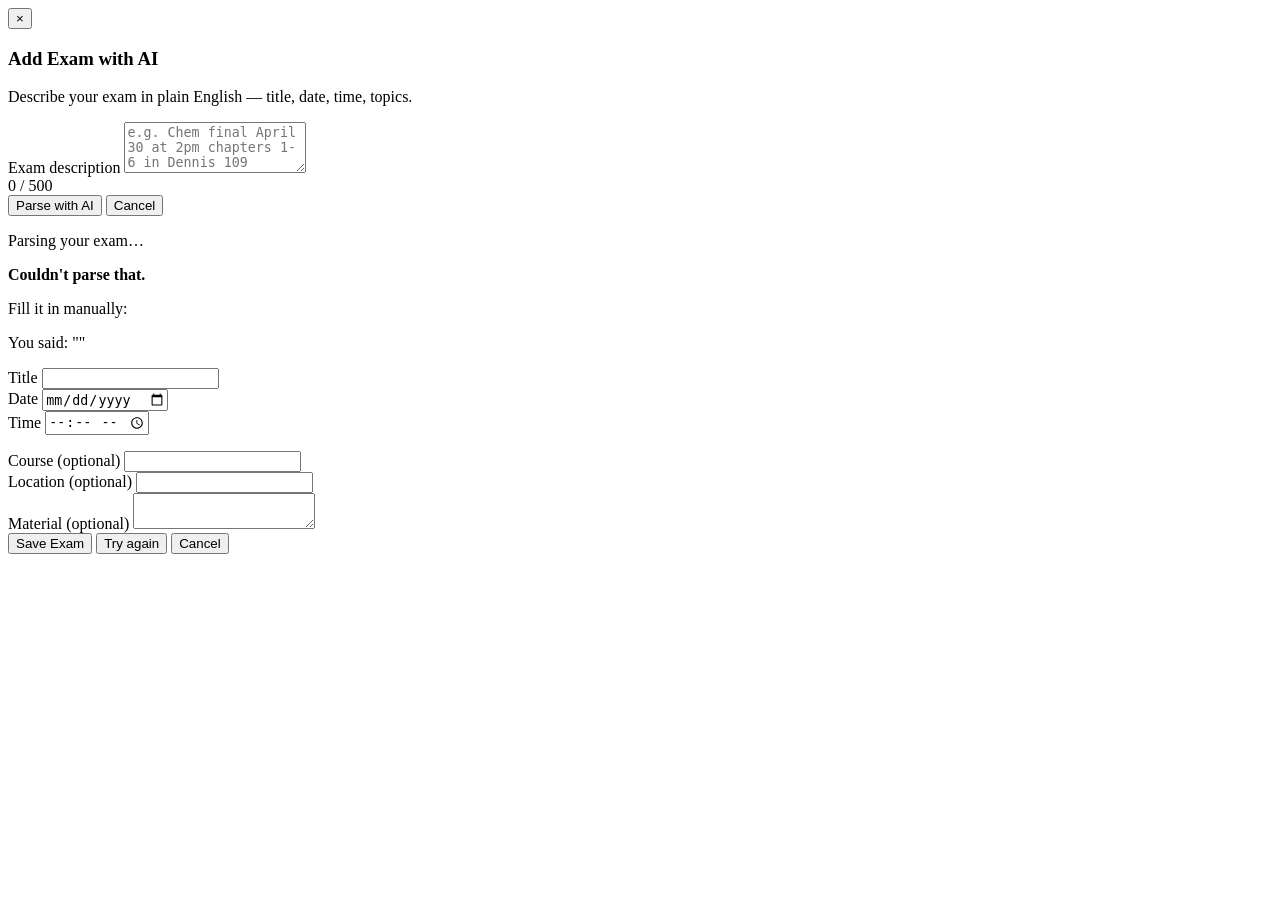
<file: StudySyncer/src/main/resources/templates/fragments/ai-exam-modal.html>
<!DOCTYPE html>
<!--
    AI Exam Modal — shared fragment (Phase 6.8).

    Cloned from fragments/ai-modal.html per spec option A (clone rather
    than generalize). All IDs suffixed with `-exam` so ai-exam.js and
    ai-task.js can coexist on the homepage without DOM collision.

    Usage:
        <div th:replace="~{fragments/ai-exam-modal :: aiExamModal}"></div>
-->
<html xmlns:th="http://www.thymeleaf.org">
<body>

<div th:fragment="aiExamModal"
     id="ai-exam-modal" class="ai-modal hidden"
     role="dialog" aria-labelledby="ai-exam-modal-title" aria-modal="true" aria-hidden="true">
    <div class="ai-modal-box" role="document">

        <button class="ai-modal-close" type="button"
                onclick="closeAiExamModal()" aria-label="Close">&times;</button>

        <h3 id="ai-exam-modal-title">Add Exam with AI</h3>
        <p class="ai-modal-hint">
            Describe your exam in plain English — title, date, time, topics.
        </p>

        <!-- State 1: input -->
        <div id="ai-exam-state-input">
            <label for="ai-exam-input" class="sr-only">Exam description</label>
            <textarea id="ai-exam-input" class="ai-textarea field-input"
                      placeholder="e.g. Chem final April 30 at 2pm chapters 1-6 in Dennis 109"
                      maxlength="500" rows="3"></textarea>
            <div class="ai-char-count"><span id="ai-exam-char-count">0</span> / 500</div>
            <div class="ai-error hidden" id="ai-exam-error" role="alert"></div>
            <div class="ai-modal-actions">
                <button type="button" class="save-btn shine-btn"
                        id="ai-exam-parse-btn" onclick="submitAiExamParse()">Parse with AI</button>
                <button type="button" class="apply-btn"
                        onclick="closeAiExamModal()">Cancel</button>
            </div>
        </div>

        <!-- State 2: loading -->
        <div id="ai-exam-state-loading" class="hidden" aria-live="polite">
            <div class="ai-spinner" aria-hidden="true"></div>
            <p class="ai-loading-text">Parsing your exam…</p>
        </div>

        <!-- State 4: fallback -->
        <div id="ai-exam-state-fallback" class="hidden"></div>

        <!-- State 3 + 4 combined (same pattern as Phase 5 task modal) -->
        <div id="ai-exam-state-confirm" class="hidden">

            <div id="ai-exam-fallback-msg" class="ai-fallback-msg hidden">
                <p><strong>Couldn't parse that.</strong>
                   <span id="ai-exam-fallback-reason"></span></p>
                <p>Fill it in manually:</p>
            </div>

            <p class="ai-raw-echo" id="ai-exam-raw-echo">
                You said: "<span id="ai-exam-raw-echo-text"></span>"
            </p>

            <div class="ai-confirm-form">
                <div class="ai-field">
                    <label class="ai-label" for="ai-exam-field-title">Title</label>
                    <input type="text" id="ai-exam-field-title"
                           class="field-input ai-input-field"
                           maxlength="200" autocomplete="off" />
                </div>

                <div class="ai-field-row">
                    <div class="ai-field">
                        <label class="ai-label" for="ai-exam-field-date">Date</label>
                        <input type="date" id="ai-exam-field-date"
                               class="field-input ai-input-field" />
                    </div>
                    <div class="ai-field">
                        <label class="ai-label" for="ai-exam-field-time">Time</label>
                        <input type="time" id="ai-exam-field-time"
                               class="field-input ai-input-field" />
                    </div>
                </div>
                <p class="ai-date-human" id="ai-exam-date-human"></p>

                <div class="ai-field-row">
                    <div class="ai-field">
                        <label class="ai-label" for="ai-exam-field-course">Course <span class="ai-optional">(optional)</span></label>
                        <input type="text" id="ai-exam-field-course"
                               class="field-input ai-input-field"
                               maxlength="100" autocomplete="off" />
                    </div>
                    <div class="ai-field">
                        <label class="ai-label" for="ai-exam-field-location">Location <span class="ai-optional">(optional)</span></label>
                        <input type="text" id="ai-exam-field-location"
                               class="field-input ai-input-field"
                               maxlength="200" autocomplete="off" />
                    </div>
                </div>

                <div class="ai-field">
                    <label class="ai-label" for="ai-exam-field-material">Material <span class="ai-optional">(optional)</span></label>
                    <textarea id="ai-exam-field-material"
                              class="field-input ai-input-field task-textarea"
                              maxlength="2000" rows="2"></textarea>
                </div>

                <div class="ai-error hidden" id="ai-exam-confirm-error" role="alert"></div>

                <div class="ai-confirm-actions">
                    <button type="button" class="save-btn shine-btn"
                            id="ai-exam-save-btn"
                            onclick="saveAiExam()">Save Exam</button>
                    <button type="button" class="apply-btn"
                            onclick="backToAiExamInput()">Try again</button>
                    <button type="button" class="apply-btn"
                            onclick="closeAiExamModal()">Cancel</button>
                </div>
            </div>
        </div>

    </div>
</div>

</body>
</html>
</file>
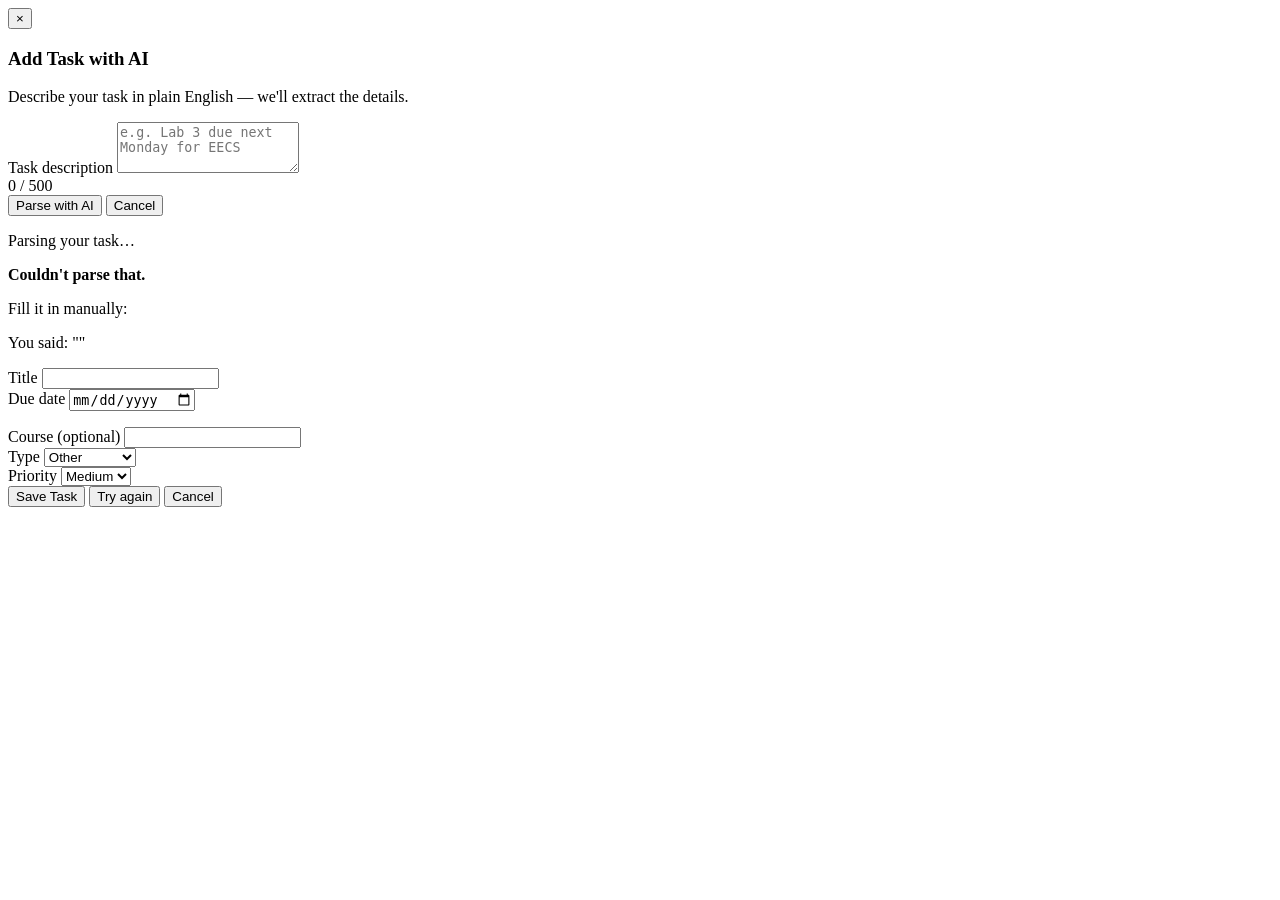
<file: StudySyncer/src/main/resources/templates/fragments/ai-modal.html>
<!DOCTYPE html>
<!--
    AI Task Modal — shared fragment (Phase 5.6).

    Included on /tasks and the homepage dashboard via:
        <div th:replace="~{fragments/ai-modal :: aiModal}"></div>

    IDs are reused across both pages; ai-task.js looks them up by ID
    without re-binding on every open so one script owns both hosts.
    The spec called out an ID-collision concern between the confirm
    and fallback states — resolved here by toggling visibility only
    and sharing a single set of form field IDs (ai-field-*).
-->
<html xmlns:th="http://www.thymeleaf.org">
<body>

<div th:fragment="aiModal"
     id="ai-task-modal" class="ai-modal hidden"
     role="dialog" aria-labelledby="ai-modal-title" aria-modal="true" aria-hidden="true">
    <div class="ai-modal-box" role="document">

        <button class="ai-modal-close" type="button"
                onclick="closeAiModal()"
                aria-label="Close">&times;</button>

        <h3 id="ai-modal-title">Add Task with AI</h3>
        <p class="ai-modal-hint">Describe your task in plain English — we'll extract the details.</p>

        <!-- ── State 1: input ── -->
        <div id="ai-state-input">
            <label for="ai-input" class="sr-only">Task description</label>
            <textarea id="ai-input" class="ai-textarea field-input"
                      placeholder="e.g. Lab 3 due next Monday for EECS"
                      maxlength="500" rows="3"></textarea>
            <div class="ai-char-count"><span id="ai-char-count">0</span> / 500</div>
            <div class="ai-error hidden" id="ai-error" role="alert"></div>
            <div class="ai-modal-actions">
                <button type="button" class="save-btn shine-btn"
                        id="ai-parse-btn" onclick="submitAiParse()">Parse with AI</button>
                <button type="button" class="apply-btn"
                        onclick="closeAiModal()">Cancel</button>
            </div>
        </div>

        <!-- ── State 2: loading ── -->
        <div id="ai-state-loading" class="hidden" aria-live="polite">
            <div class="ai-spinner" aria-hidden="true"></div>
            <p class="ai-loading-text">Parsing your task…</p>
        </div>

        <!-- ── State 4: fallback ── -->
        <div id="ai-state-fallback" class="hidden"></div>

        <!-- ── State 3 + 4 combined:
             Confirmation + fallback share the same form. The `ai-fallback-msg`
             block shows above the form only when we enter fallback state;
             the echo line shows only for a successful parse. JS handles
             the toggles so there is never a conflicting form on screen. -->
        <div id="ai-state-confirm" class="hidden">

            <div id="ai-fallback-msg" class="ai-fallback-msg hidden">
                <p><strong>Couldn't parse that.</strong>
                   <span id="ai-fallback-reason"></span></p>
                <p>Fill it in manually:</p>
            </div>

            <p class="ai-raw-echo" id="ai-raw-echo">
                You said: "<span id="ai-raw-echo-text"></span>"
            </p>

            <div class="ai-confirm-form">
                <div class="ai-field">
                    <label class="ai-label" for="ai-field-title">Title</label>
                    <input type="text" id="ai-field-title"
                           class="field-input ai-input-field"
                           maxlength="200" autocomplete="off" />
                </div>

                <div class="ai-field">
                    <label class="ai-label" for="ai-field-duedate">Due date</label>
                    <input type="date" id="ai-field-duedate"
                           class="field-input ai-input-field" />
                    <p class="ai-date-human" id="ai-date-human"></p>
                </div>

                <div class="ai-field-row">
                    <div class="ai-field">
                        <label class="ai-label" for="ai-field-course">Course <span class="ai-optional">(optional)</span></label>
                        <input type="text" id="ai-field-course"
                               class="field-input ai-input-field"
                               maxlength="100" autocomplete="off" />
                    </div>
                    <div class="ai-field">
                        <label class="ai-label" for="ai-field-type">Type</label>
                        <select id="ai-field-type" class="field-input ai-input-field">
                            <option value="ASSIGNMENT">Assignment</option>
                            <option value="LAB">Lab</option>
                            <option value="HOMEWORK">Homework</option>
                            <option value="PROJECT">Project</option>
                            <option value="READING">Reading</option>
                            <option value="OTHER" selected>Other</option>
                        </select>
                    </div>
                    <div class="ai-field">
                        <label class="ai-label" for="ai-field-priority">Priority</label>
                        <select id="ai-field-priority" class="field-input ai-input-field">
                            <option value="LOW">Low</option>
                            <option value="MEDIUM" selected>Medium</option>
                            <option value="HIGH">High</option>
                        </select>
                    </div>
                </div>

                <div class="ai-error hidden" id="ai-confirm-error" role="alert"></div>

                <div class="ai-confirm-actions">
                    <button type="button" class="save-btn shine-btn"
                            id="ai-save-btn"
                            onclick="saveAiTask()">Save Task</button>
                    <button type="button" class="apply-btn"
                            onclick="backToAiInput()">Try again</button>
                    <button type="button" class="apply-btn"
                            onclick="closeAiModal()">Cancel</button>
                </div>
            </div>
        </div>

    </div><!-- /ai-modal-box -->
</div><!-- /ai-task-modal -->

</body>
</html>
</file>
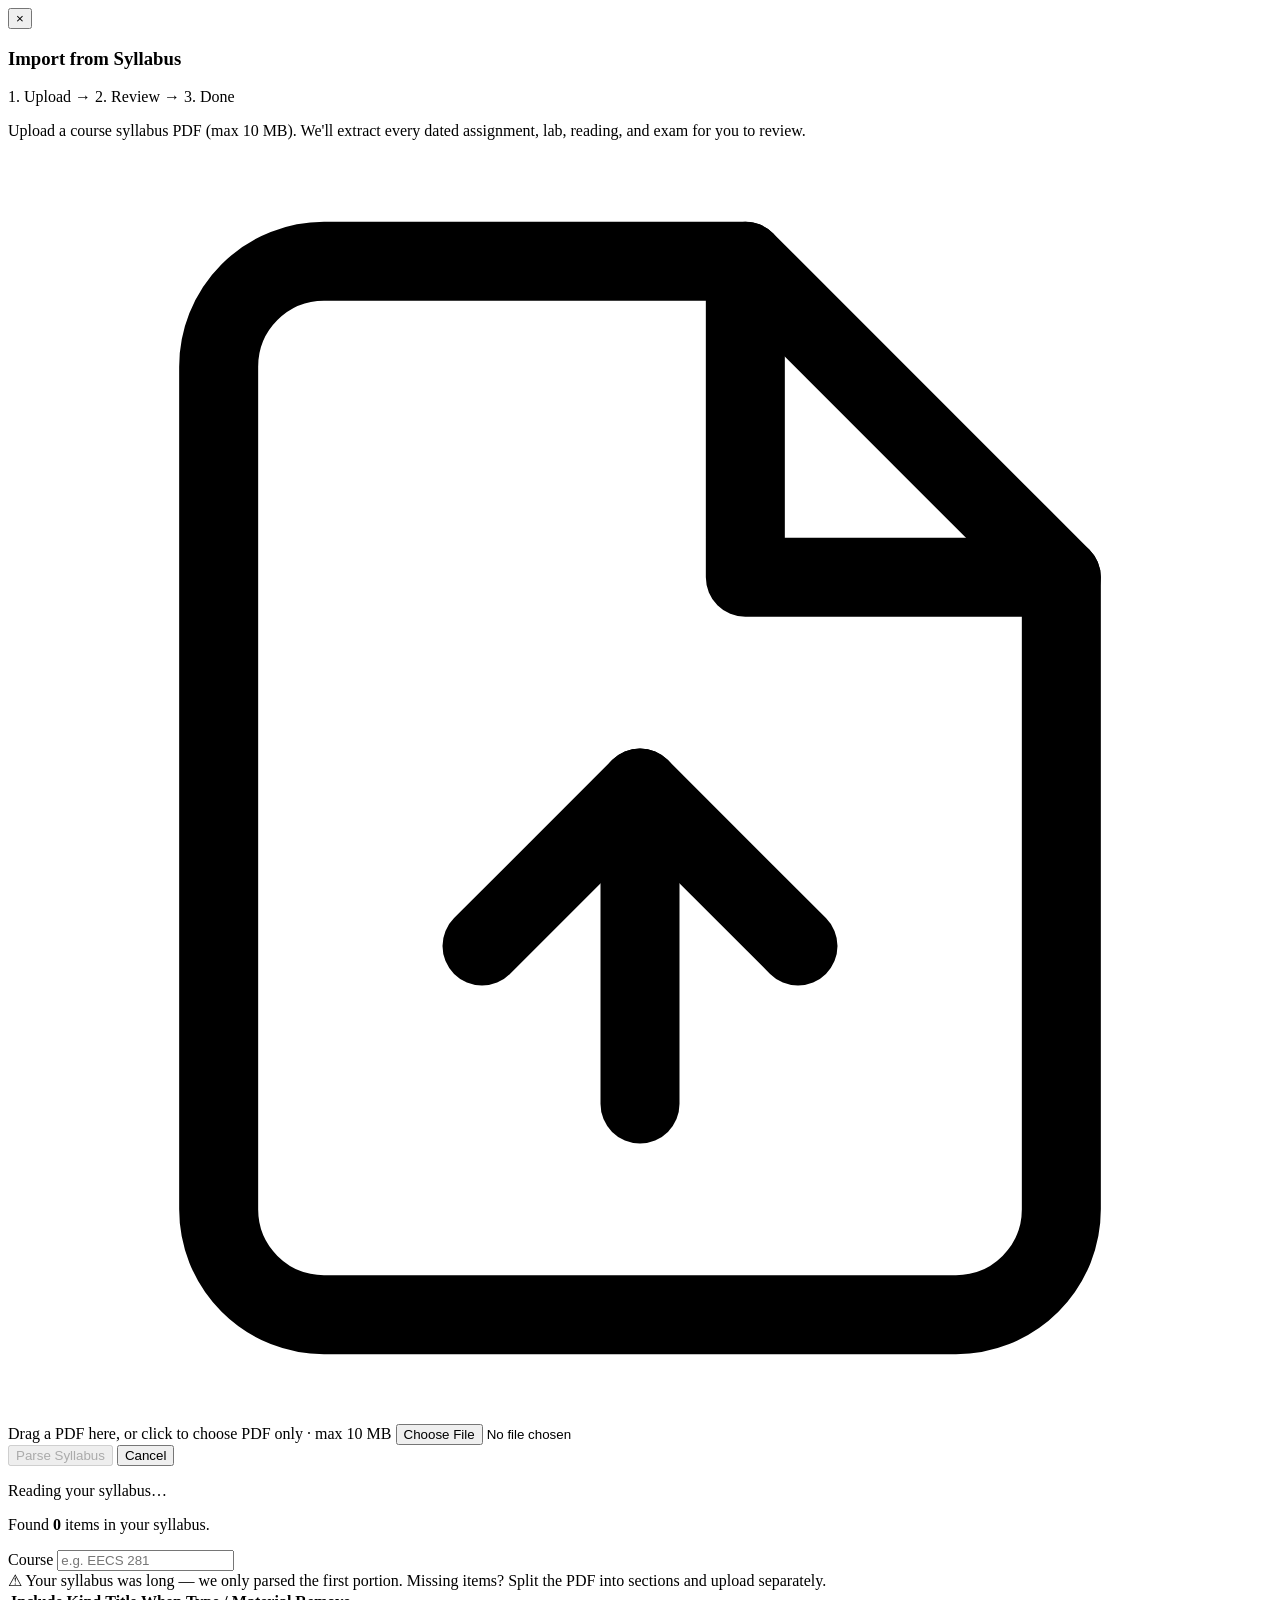
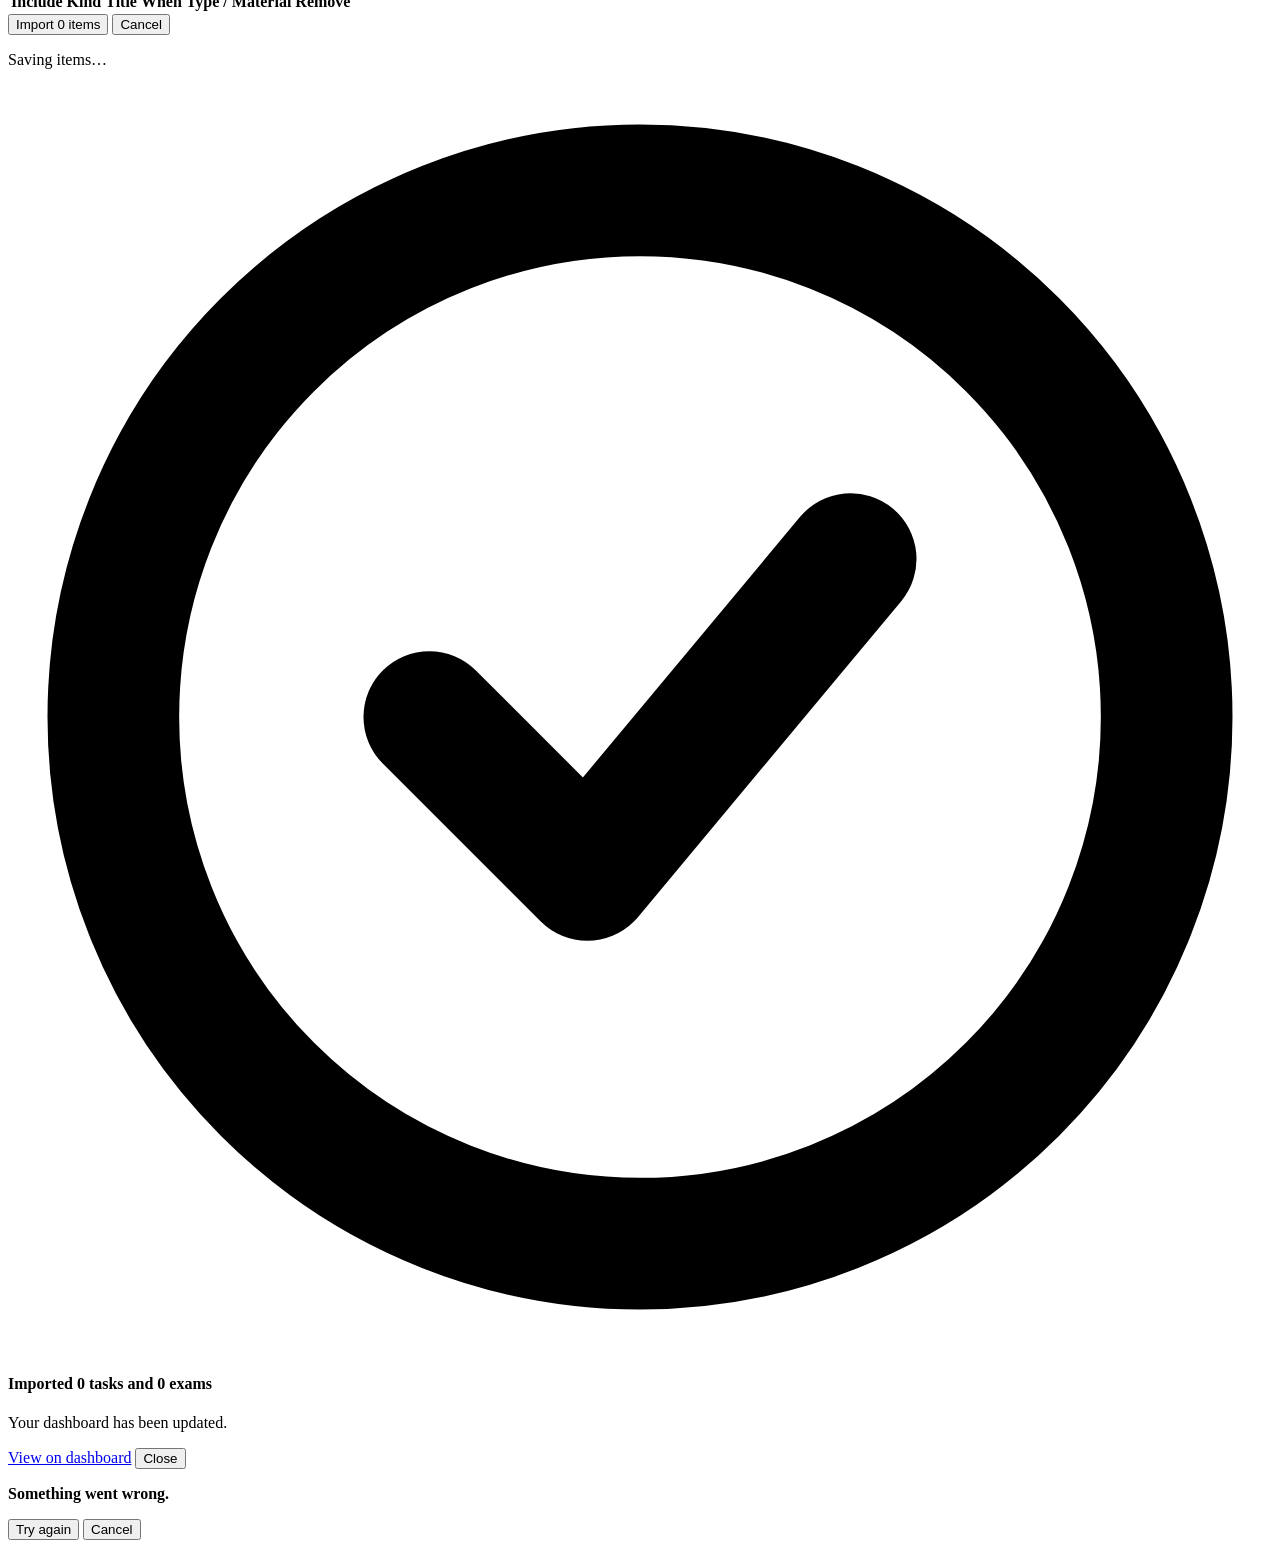
<file: StudySyncer/src/main/resources/templates/fragments/syllabus-modal.html>
<!DOCTYPE html>
<!--
    Syllabus Import Modal — shared fragment (Phase 7.4).

    Five visual states toggled by syllabus-import.js:
        1. upload      — drag-and-drop + file picker
        2. extracting  — spinner + status text
        3. review      — editable table of extracted items
        4. importing   — spinner
        5. done        — success summary + CTAs

    Usage:
        <div th:replace="~{fragments/syllabus-modal :: syllabusModal}"></div>
-->
<html xmlns:th="http://www.thymeleaf.org">
<body>

<div th:fragment="syllabusModal"
     id="syllabus-modal" class="ai-modal syllabus-modal hidden"
     role="dialog" aria-labelledby="syllabus-modal-title" aria-modal="true" aria-hidden="true">
    <div class="ai-modal-box syllabus-modal-box" role="document">

        <button class="ai-modal-close" type="button"
                onclick="closeSyllabusModal()" aria-label="Close">&times;</button>

        <h3 id="syllabus-modal-title">Import from Syllabus</h3>

        <!-- Progress breadcrumb — reflects the current state -->
        <div class="syllabus-progress-steps" aria-hidden="true">
            <span class="syllabus-step" data-step="upload">1. Upload</span>
            <span class="syllabus-step-sep">→</span>
            <span class="syllabus-step" data-step="review">2. Review</span>
            <span class="syllabus-step-sep">→</span>
            <span class="syllabus-step" data-step="done">3. Done</span>
        </div>

        <!-- ── State 1: upload ──────────────────────────────────────── -->
        <div id="syllabus-state-upload">
            <p class="ai-modal-hint">
                Upload a course syllabus PDF (max 10 MB). We'll extract every
                dated assignment, lab, reading, and exam for you to review.
            </p>

            <label for="syllabus-file-input" id="syllabus-dropzone"
                   class="syllabus-dropzone"
                   ondragover="onSyllabusDragOver(event)"
                   ondragleave="onSyllabusDragLeave(event)"
                   ondrop="onSyllabusDrop(event)">
                <svg class="syllabus-dropzone-icon" viewBox="0 0 24 24"
                     fill="none" stroke="currentColor" stroke-width="1.5"
                     stroke-linecap="round" stroke-linejoin="round"
                     aria-hidden="true">
                    <path d="M14 2H6a2 2 0 0 0-2 2v16a2 2 0 0 0 2 2h12a2 2 0 0 0 2-2V8z"/>
                    <polyline points="14 2 14 8 20 8"/>
                    <line x1="12" y1="18" x2="12" y2="12"/>
                    <polyline points="9 15 12 12 15 15"/>
                </svg>
                <span class="syllabus-dropzone-primary" id="syllabus-dropzone-primary">
                    Drag a PDF here, or click to choose
                </span>
                <span class="syllabus-dropzone-sub" id="syllabus-dropzone-sub">
                    PDF only · max 10 MB
                </span>
                <input type="file" id="syllabus-file-input" class="syllabus-file-input"
                       accept=".pdf,application/pdf"
                       onchange="onSyllabusFileChosen(event)" />
            </label>

            <div class="ai-error hidden" id="syllabus-upload-error" role="alert"></div>

            <div class="ai-modal-actions">
                <button type="button" class="save-btn shine-btn"
                        id="syllabus-parse-btn"
                        onclick="uploadSyllabus()" disabled>Parse Syllabus</button>
                <button type="button" class="apply-btn"
                        onclick="closeSyllabusModal()">Cancel</button>
            </div>
        </div>

        <!-- ── State 2: extracting ──────────────────────────────────── -->
        <div id="syllabus-state-extracting" class="hidden" aria-live="polite">
            <div class="ai-spinner" aria-hidden="true"></div>
            <p class="ai-loading-text" id="syllabus-extracting-text">Reading your syllabus…</p>
        </div>

        <!-- ── State 3: review ──────────────────────────────────────── -->
        <div id="syllabus-state-review" class="hidden">
            <div class="syllabus-review-header">
                <p class="syllabus-review-count">
                    Found <strong id="syllabus-found-count">0</strong> items in your syllabus.
                </p>
                <div class="syllabus-course-row">
                    <label for="syllabus-review-course">Course</label>
                    <input type="text" id="syllabus-review-course"
                           class="field-input" maxlength="100"
                           placeholder="e.g. EECS 281" />
                </div>
            </div>

            <div class="syllabus-truncated-banner hidden" id="syllabus-truncated-banner">
                ⚠ Your syllabus was long — we only parsed the first portion.
                Missing items? Split the PDF into sections and upload separately.
            </div>

            <div class="syllabus-review-table-wrap">
                <table class="syllabus-review-table" id="syllabus-review-table">
                    <thead>
                        <tr>
                            <th class="syllabus-col-include" scope="col">
                                <span class="sr-only">Include</span>
                            </th>
                            <th class="syllabus-col-kind"  scope="col">Kind</th>
                            <th class="syllabus-col-title" scope="col">Title</th>
                            <th class="syllabus-col-when"  scope="col">When</th>
                            <th class="syllabus-col-type"  scope="col">Type / Material</th>
                            <th class="syllabus-col-remove" scope="col">
                                <span class="sr-only">Remove</span>
                            </th>
                        </tr>
                    </thead>
                    <tbody id="syllabus-review-tbody">
                        <!-- Populated by syllabus-import.js -->
                    </tbody>
                </table>
            </div>

            <div class="ai-error hidden" id="syllabus-review-error" role="alert"></div>

            <div class="ai-confirm-actions">
                <button type="button" class="save-btn shine-btn"
                        id="syllabus-import-btn"
                        onclick="submitBulkImport()">Import 0 items</button>
                <button type="button" class="apply-btn"
                        onclick="closeSyllabusModal()">Cancel</button>
            </div>
        </div>

        <!-- ── State 4: importing ───────────────────────────────────── -->
        <div id="syllabus-state-importing" class="hidden" aria-live="polite">
            <div class="ai-spinner" aria-hidden="true"></div>
            <p class="ai-loading-text">Saving items…</p>
        </div>

        <!-- ── State 5: done ────────────────────────────────────────── -->
        <div id="syllabus-state-done" class="hidden">
            <div class="syllabus-done-check" aria-hidden="true">
                <svg viewBox="0 0 24 24" fill="none" stroke="currentColor" stroke-width="2.5"
                     stroke-linecap="round" stroke-linejoin="round">
                    <circle cx="12" cy="12" r="10"/>
                    <polyline points="8 12 11 15 16 9"/>
                </svg>
            </div>
            <h4 class="syllabus-done-title" id="syllabus-done-title">
                Imported 0 tasks and 0 exams
            </h4>
            <p class="syllabus-done-sub">Your dashboard has been updated.</p>
            <div class="ai-confirm-actions">
                <a class="save-btn shine-btn" href="/"
                   onclick="closeSyllabusModal()">View on dashboard</a>
                <button type="button" class="apply-btn"
                        onclick="closeSyllabusModal()">Close</button>
            </div>
        </div>

        <!-- ── Fallback error pane (used by every step's catch-all) ──── -->
        <div id="syllabus-state-error" class="hidden">
            <div class="ai-fallback-msg">
                <p><strong>Something went wrong.</strong>
                   <span id="syllabus-error-reason"></span></p>
            </div>
            <div class="ai-confirm-actions">
                <button type="button" class="save-btn"
                        onclick="setSyllabusState('upload')">Try again</button>
                <button type="button" class="apply-btn"
                        onclick="closeSyllabusModal()">Cancel</button>
            </div>
        </div>

    </div>
</div>

</body>
</html>
</file>
